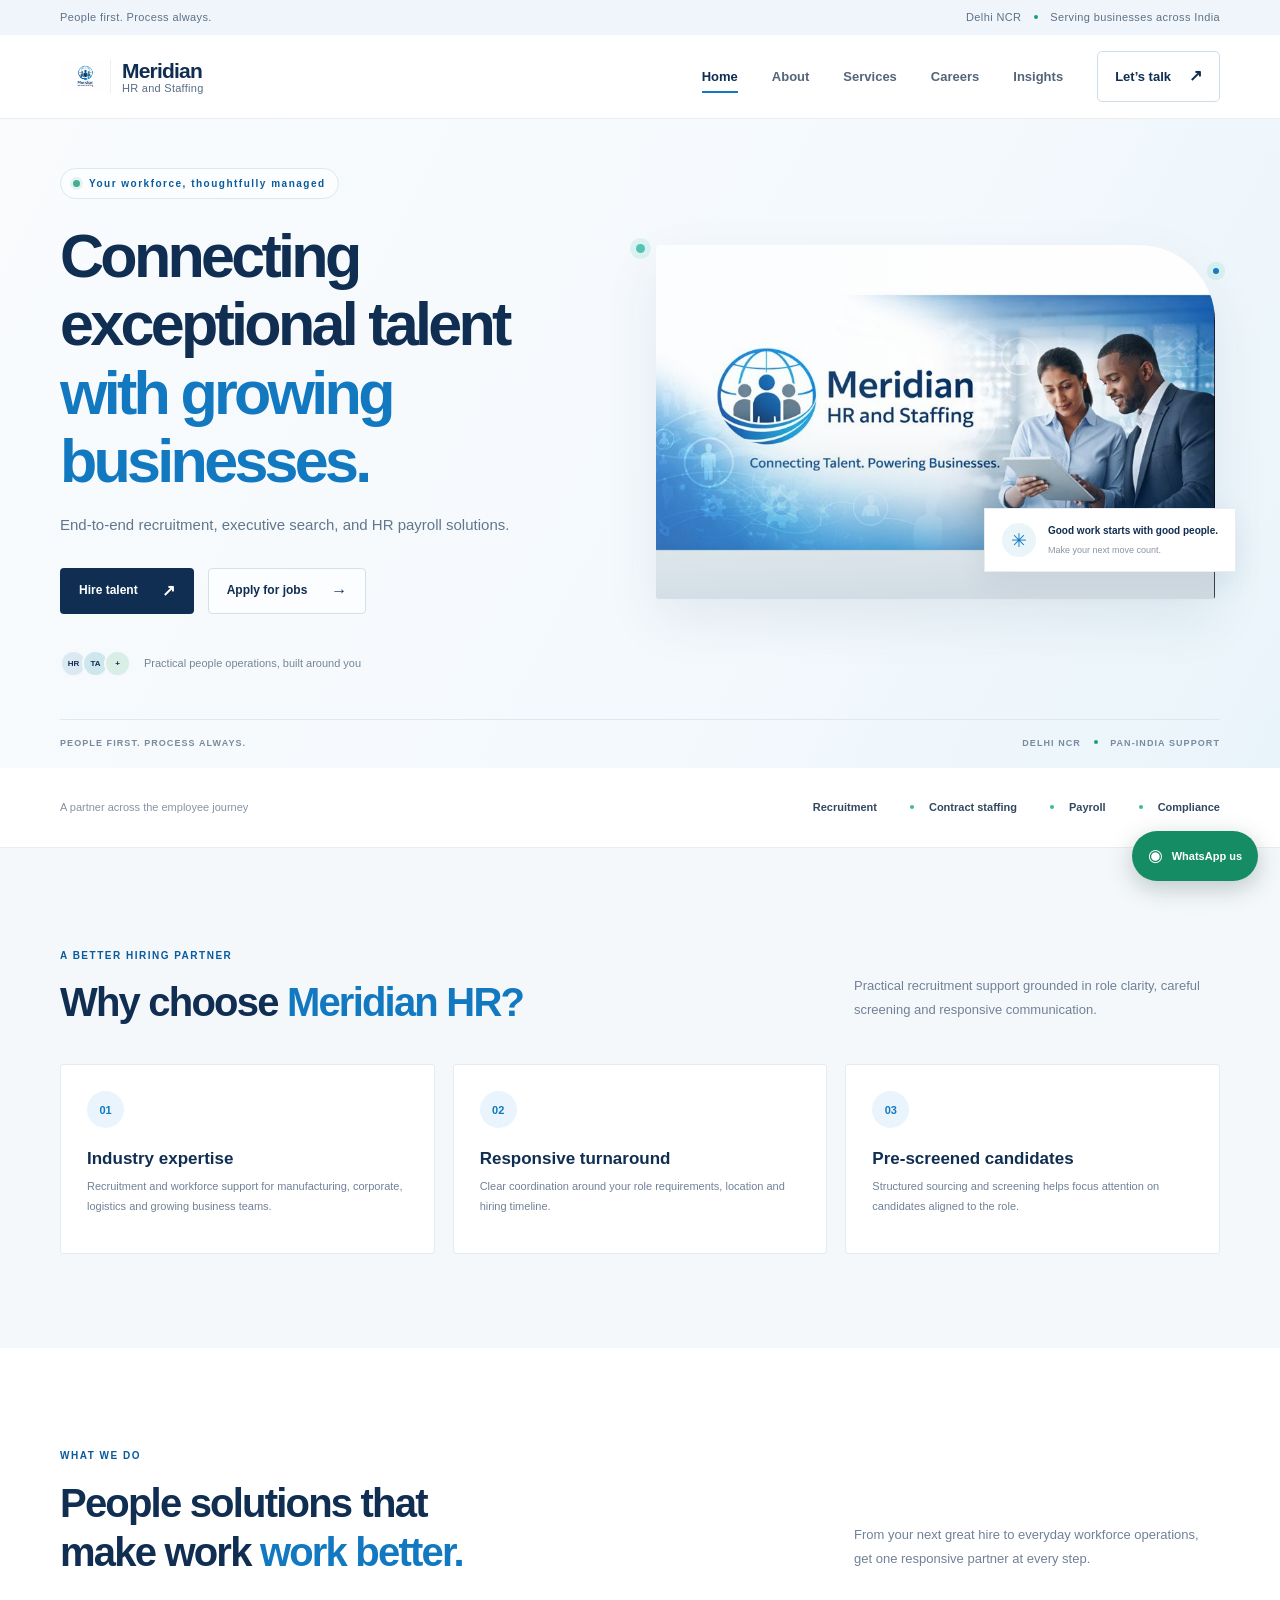
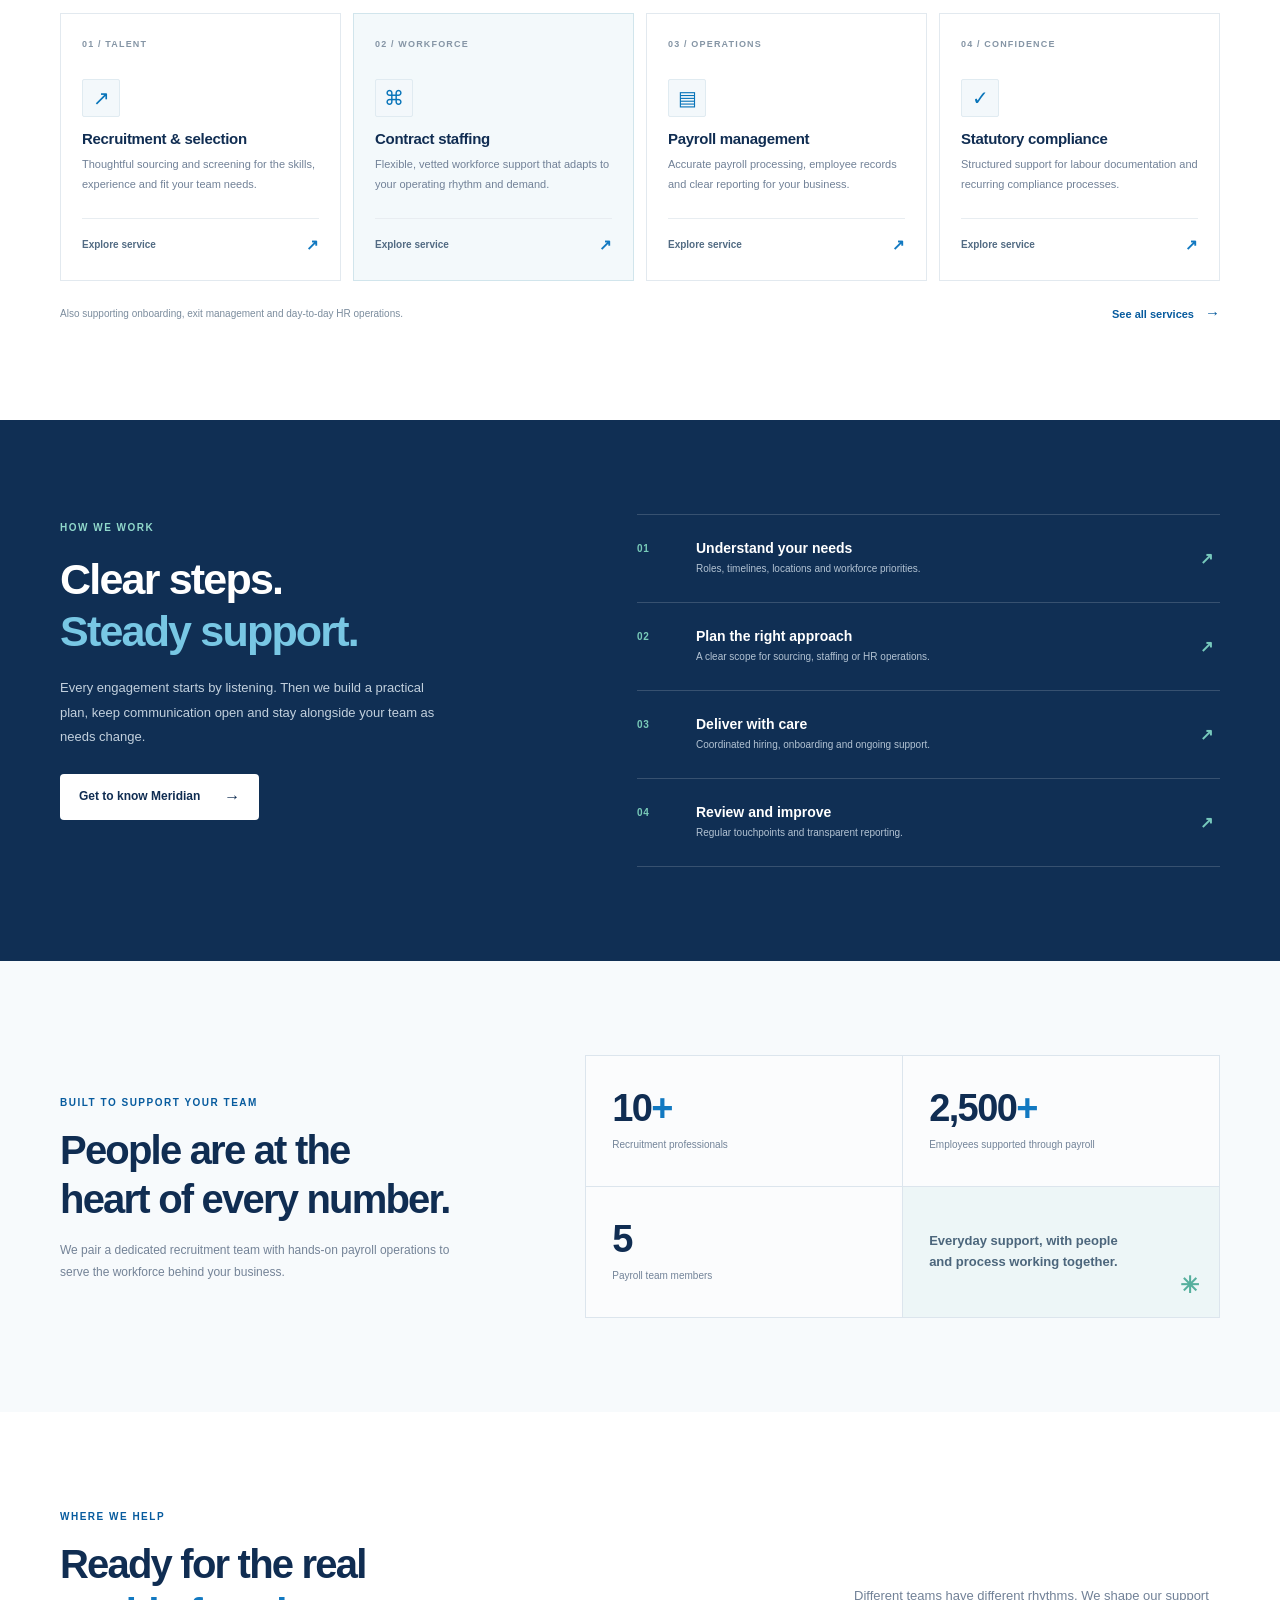
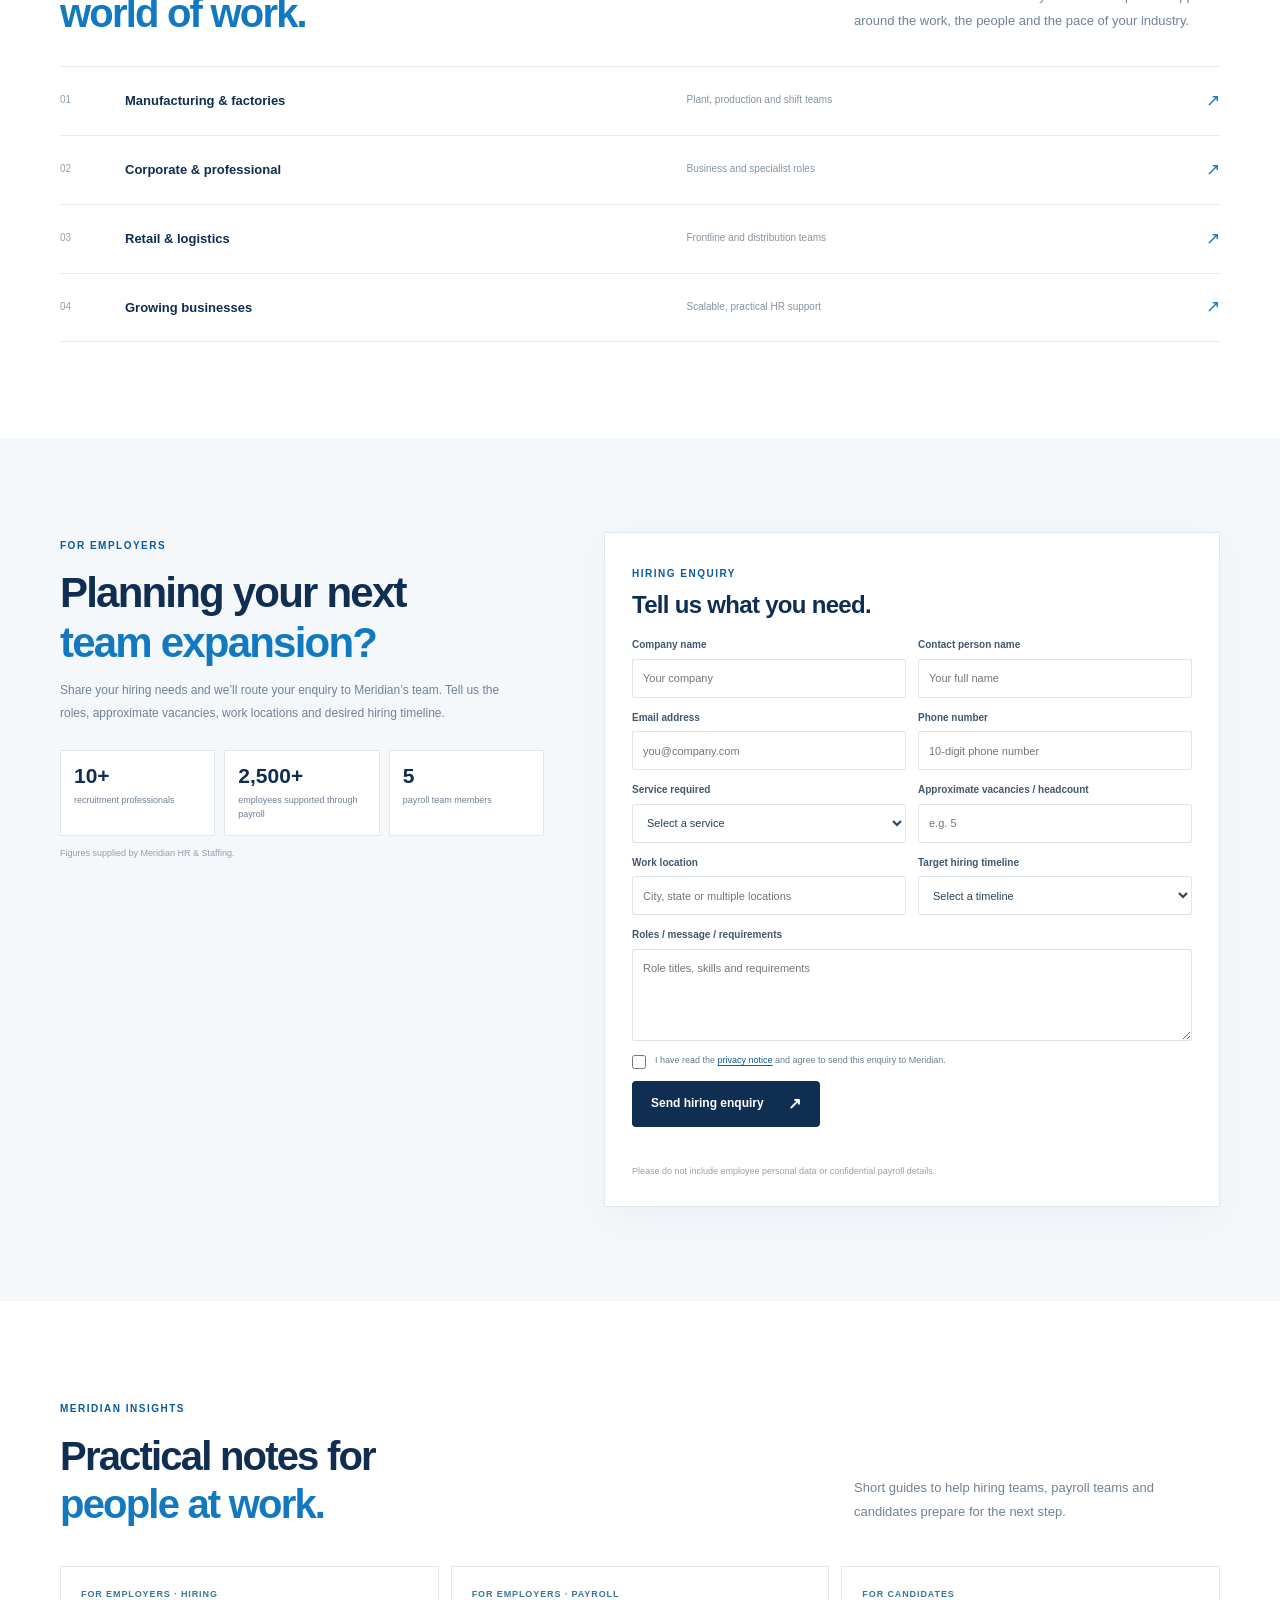
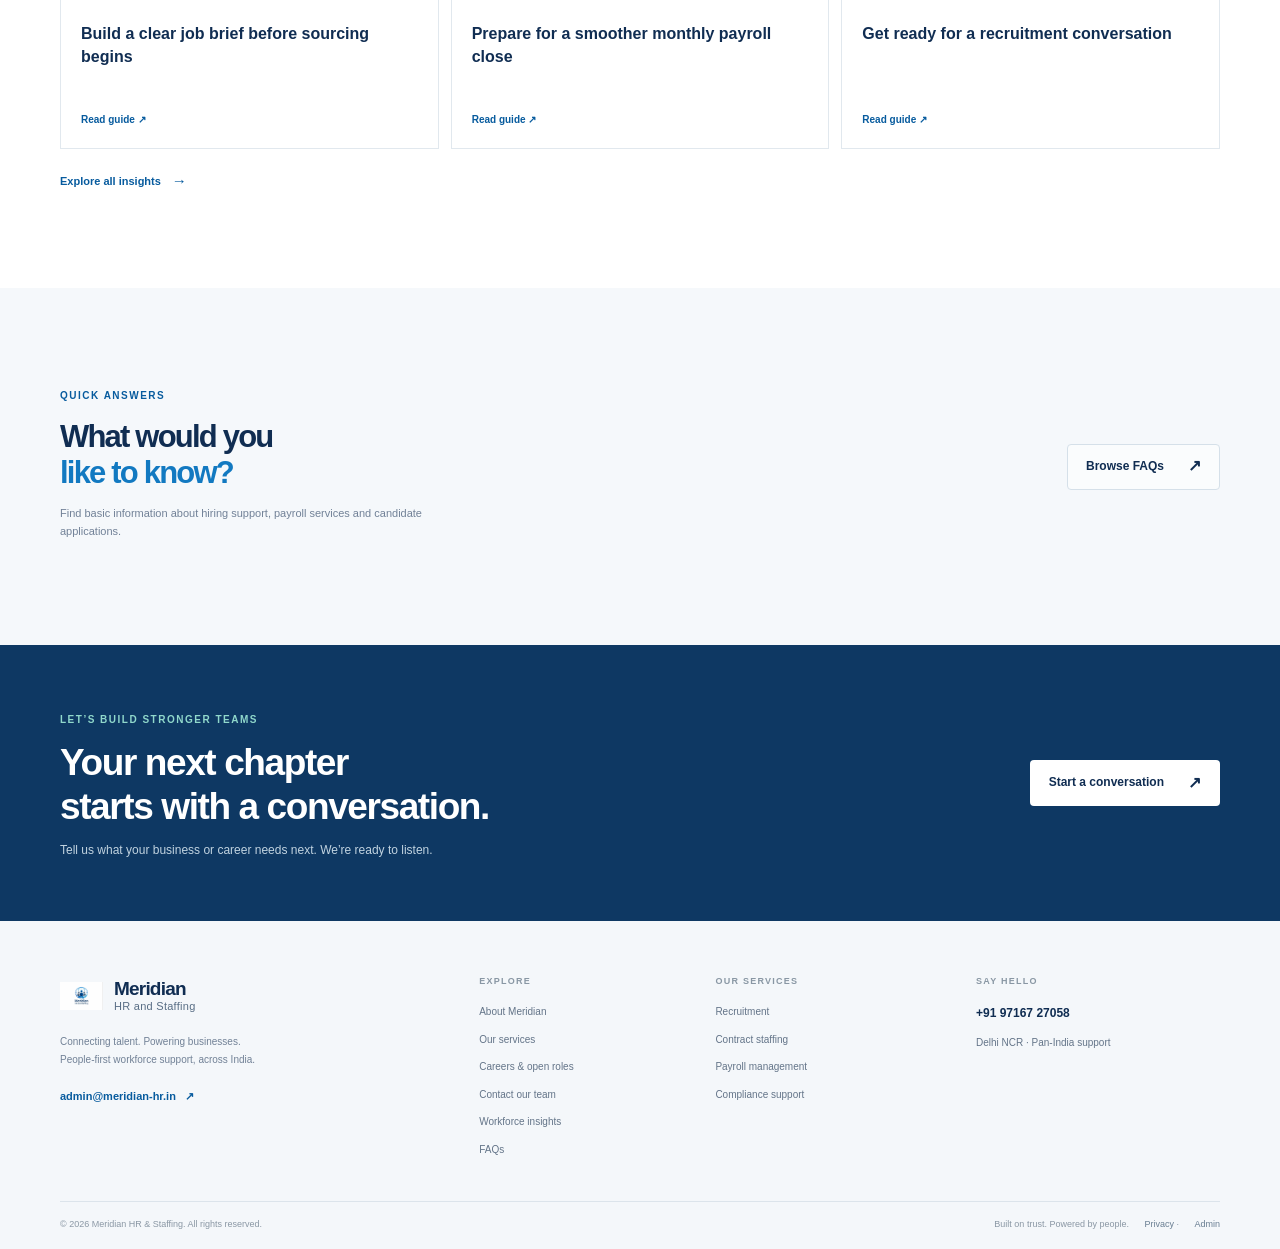
<file: index.html>
<!doctype html>
<html lang="en">
<head>
  <meta charset="utf-8"><meta name="viewport" content="width=device-width, initial-scale=1">
  <meta name="theme-color" content="#f7faff"><meta name="description" content="Meridian HR Services connects top talent with leading companies. Expert recruitment, staffing, and HR compliance solutions for growing businesses.">
  <link rel="canonical" href="https://meridian-hr.in/">
  <meta property="og:type" content="website"><meta property="og:site_name" content="Meridian HR & Staffing"><meta property="og:title" content="Meridian HR Solutions | Recruitment &amp; Payroll Services in India"><meta property="og:description" content="Meridian HR Services connects top talent with leading companies. Expert recruitment, staffing, and HR compliance solutions for growing businesses."><meta property="og:url" content="https://meridian-hr.in/"><meta property="og:image" content="https://meridian-hr.in/assets/cover-page.jpg">
  <meta name="twitter:card" content="summary_large_image"><meta name="twitter:title" content="Meridian HR Solutions | Recruitment &amp; Payroll Services in India"><meta name="twitter:description" content="Meridian HR Services connects top talent with leading companies. Expert recruitment, staffing, and HR compliance solutions for growing businesses."><meta name="twitter:image" content="https://meridian-hr.in/assets/cover-page.jpg">
  <title>Meridian HR Solutions | Recruitment &amp; Payroll Services in India</title><link rel="icon" type="image/png" sizes="192x192" href="/favicon.png"><link rel="stylesheet" href="assets/styles.css?v=20261005c">
  <script type="application/ld+json">{"@context":"https://schema.org","@type":["ProfessionalService","EmploymentAgency"],"name":"Meridian HR & Staffing","url":"https://meridian-hr.in/","logo":"https://meridian-hr.in/assets/logo.jpg","email":"admin@meridian-hr.in","telephone":"+91 97167 27058","areaServed":{"@type":"Country","name":"India"},"description":"Meridian HR Services connects top talent with leading companies. Expert recruitment, staffing, and HR compliance solutions for growing businesses.","serviceType":["Recruitment","Executive search","Contract staffing","Payroll management","HR compliance"]}</script>
</head>
<body><div id="site-header"></div>
<main>
  <section class="hero"><div class="container hero-grid"><div class="hero-copy"><span class="eyebrow"><i></i> Your workforce, thoughtfully managed</span><h1>Connecting exceptional talent<br><span>with growing businesses.</span></h1><p>End-to-end recruitment, executive search, and HR payroll solutions.</p><div class="hero-actions"><a class="button button-primary" href="#client-enquiry-form">Hire talent <span>↗</span></a><a class="button button-quiet" href="jobs.html">Apply for jobs <span>→</span></a></div><div class="hero-proof"><div class="avatar-stack"><span>HR</span><span>TA</span><span>+</span></div><span>Practical people operations, built around you</span></div></div><div class="hero-art"><div class="hero-image"><img src="assets/cover-page.jpg" alt="Meridian HR and Staffing — connecting talent and powering businesses"></div><div class="hero-note"><span class="note-icon">✳</span><span><b>Good work starts with good people.</b><small>Make your next move count.</small></span></div><div class="hero-dot dot-one"></div><div class="hero-dot dot-two"></div></div></div><div class="container hero-bottom"><span>PEOPLE FIRST. PROCESS ALWAYS.</span><span>DELHI NCR <i></i> PAN-INDIA SUPPORT</span></div></section>
  <section class="trust-strip"><div class="container trust-inner"><span class="trust-label">A partner across the employee journey</span><div class="trust-items"><span>Recruitment</span><span>Contract staffing</span><span>Payroll</span><span>Compliance</span></div></div></section>
<section class="section why-meridian-section" aria-labelledby="why-meridian-heading"><div class="container"><div class="section-heading"><div><span class="eyebrow">A BETTER HIRING PARTNER</span><h2 id="why-meridian-heading">Why choose <span>Meridian HR?</span></h2></div><p>Practical recruitment support grounded in role clarity, careful screening and responsive communication.</p></div><div class="why-meridian-grid"><article class="why-meridian-card"><span class="why-meridian-index">01</span><h3>Industry expertise</h3><p>Recruitment and workforce support for manufacturing, corporate, logistics and growing business teams.</p></article><article class="why-meridian-card"><span class="why-meridian-index">02</span><h3>Responsive turnaround</h3><p>Clear coordination around your role requirements, location and hiring timeline.</p></article><article class="why-meridian-card"><span class="why-meridian-index">03</span><h3>Pre-screened candidates</h3><p>Structured sourcing and screening helps focus attention on candidates aligned to the role.</p></article></div></div></section>
  <section class="section section-services"><div class="container"><div class="section-heading"><div><span class="eyebrow">WHAT WE DO</span><h2>People solutions that<br>make work <span>work better.</span></h2></div><p>From your next great hire to everyday workforce operations, get one responsive partner at every step.</p></div><div class="service-grid"><a class="service-card" href="services.html#recruitment"><span class="card-index">01 / TALENT</span><span class="service-icon">↗</span><h3>Recruitment & selection</h3><p>Thoughtful sourcing and screening for the skills, experience and fit your team needs.</p><span class="card-link">Explore service <b>↗</b></span></a><a class="service-card card-highlight" href="services.html#staffing"><span class="card-index">02 / WORKFORCE</span><span class="service-icon">⌘</span><h3>Contract staffing</h3><p>Flexible, vetted workforce support that adapts to your operating rhythm and demand.</p><span class="card-link">Explore service <b>↗</b></span></a><a class="service-card" href="services.html#payroll"><span class="card-index">03 / OPERATIONS</span><span class="service-icon">▤</span><h3>Payroll management</h3><p>Accurate payroll processing, employee records and clear reporting for your business.</p><span class="card-link">Explore service <b>↗</b></span></a><a class="service-card" href="services.html#compliance"><span class="card-index">04 / CONFIDENCE</span><span class="service-icon">✓</span><h3>Statutory compliance</h3><p>Structured support for labour documentation and recurring compliance processes.</p><span class="card-link">Explore service <b>↗</b></span></a></div><div class="services-footer"><span>Also supporting onboarding, exit management and day-to-day HR operations.</span><a class="text-link" href="services.html">See all services <span>→</span></a></div></div></section>
  <section class="section process-section"><div class="container process-layout"><div class="process-intro"><span class="eyebrow eyebrow-light">HOW WE WORK</span><h2>Clear steps.<br><span>Steady support.</span></h2><p>Every engagement starts by listening. Then we build a practical plan, keep communication open and stay alongside your team as needs change.</p><a class="button button-light" href="about.html">Get to know Meridian <span>→</span></a></div><div class="process-list"><div class="process-row"><span>01</span><div><h3>Understand your needs</h3><p>Roles, timelines, locations and workforce priorities.</p></div><b>↗</b></div><div class="process-row"><span>02</span><div><h3>Plan the right approach</h3><p>A clear scope for sourcing, staffing or HR operations.</p></div><b>↗</b></div><div class="process-row"><span>03</span><div><h3>Deliver with care</h3><p>Coordinated hiring, onboarding and ongoing support.</p></div><b>↗</b></div><div class="process-row"><span>04</span><div><h3>Review and improve</h3><p>Regular touchpoints and transparent reporting.</p></div><b>↗</b></div></div></div></section>
  <section class="section stats-section"><div class="container stats-layout"><div><span class="eyebrow">BUILT TO SUPPORT YOUR TEAM</span><h2>People are at the<br>heart of every number.</h2><p>We pair a dedicated recruitment team with hands-on payroll operations to serve the workforce behind your business.</p></div><div class="stats-grid"><div class="stat-box"><strong>10<span>+</span></strong><span>Recruitment professionals</span></div><div class="stat-box"><strong>2,500<span>+</span></strong><span>Employees supported through payroll</span></div><div class="stat-box"><strong>5</strong><span>Payroll team members</span></div><div class="stat-box stat-caption"><span>Everyday support, with people and process working together.</span><b>✳</b></div></div></div></section>
  <section class="section industries-section"><div class="container"><div class="section-heading"><div><span class="eyebrow">WHERE WE HELP</span><h2>Ready for the real<br><span>world of work.</span></h2></div><p>Different teams have different rhythms. We shape our support around the work, the people and the pace of your industry.</p></div><div class="industry-row"><span>01</span><b>Manufacturing & factories</b><span class="industry-desc">Plant, production and shift teams</span><span class="industry-arrow">↗</span></div><div class="industry-row"><span>02</span><b>Corporate & professional</b><span class="industry-desc">Business and specialist roles</span><span class="industry-arrow">↗</span></div><div class="industry-row"><span>03</span><b>Retail & logistics</b><span class="industry-desc">Frontline and distribution teams</span><span class="industry-arrow">↗</span></div><div class="industry-row"><span>04</span><b>Growing businesses</b><span class="industry-desc">Scalable, practical HR support</span><span class="industry-arrow">↗</span></div></div></section>

  <section class="section client-enquiry-section"><div class="container client-enquiry-layout"><div class="client-enquiry-copy"><span class="eyebrow">FOR EMPLOYERS</span><h2>Planning your next<br><span>team expansion?</span></h2><p>Share your hiring needs and we’ll route your enquiry to Meridian’s team. Tell us the roles, approximate vacancies, work locations and desired hiring timeline.</p><div class="client-proof"><div><b>10+</b><span>recruitment professionals</span></div><div><b>2,500+</b><span>employees supported through payroll</span></div><div><b>5</b><span>payroll team members</span></div></div><p class="client-small">Figures supplied by Meridian HR & Staffing.</p></div><div class="enquiry-form-card"><span class="eyebrow">HIRING ENQUIRY</span><h2>Tell us what you need.</h2><form id="client-enquiry-form" action="https://formspree.io/f/xrpbneba" method="POST">
            <label>Company name<input name="company_name" required maxlength="150" autocomplete="organization" placeholder="Your company"></label>
            <label>Contact person name<input name="contact_name" required maxlength="100" autocomplete="name" placeholder="Your full name"></label>
            <label>Email address<input name="email" required type="email" maxlength="150" autocomplete="email" placeholder="you@company.com"></label>
            <label>Phone number<input name="phone" type="tel" required inputmode="numeric" pattern="[0-9]{10}" minlength="10" maxlength="10" title="Enter exactly 10 digits." autocomplete="tel" placeholder="10-digit phone number"></label>
            <label>Service required<select name="service_required" required><option value="" disabled selected>Select a service</option><option>Permanent Staffing</option><option>Executive Search</option><option>Payroll Management</option><option>Contract Staffing</option></select></label>
            <label>Approximate vacancies / headcount<input name="vacancies" type="number" min="1" max="100000" step="1" required placeholder="e.g. 5"></label>
            <label>Work location<input name="work_location" required maxlength="150" placeholder="City, state or multiple locations"></label>
            <label>Target hiring timeline<select name="hiring_timeline" required><option value="" disabled selected>Select a timeline</option><option>As soon as possible</option><option>Within 1 month</option><option>Within 1–3 months</option><option>Planning / exploring</option></select></label>
            <label>Roles / message / requirements<textarea name="message" required rows="4" maxlength="2000" placeholder="Role titles, skills and requirements"></textarea></label>
            <label class="consent-check"><input type="checkbox" name="privacy" required><span>I have read the <a href="privacy.html">privacy notice</a> and agree to send this enquiry to Meridian.</span></label>
            <button class="button button-primary" type="submit">Send hiring enquiry <span>↗</span></button>
            <p id="client-enquiry-status" class="form-privacy form-status" role="status" aria-live="polite"></p>
            <p class="form-privacy">Please do not include employee personal data or confidential payroll details.</p>
          </form></div></div></section>
  <section class="section home-insights-section"><div class="container"><div class="section-heading"><div><span class="eyebrow">MERIDIAN INSIGHTS</span><h2>Practical notes for<br><span>people at work.</span></h2></div><p>Short guides to help hiring teams, payroll teams and candidates prepare for the next step.</p></div><div class="home-insights-grid"><a class="home-insight" href="hiring-ready-job-brief.html"><span>FOR EMPLOYERS · HIRING</span><h3>Build a clear job brief before sourcing begins</h3><b>Read guide ↗</b></a><a class="home-insight" href="monthly-payroll-checklist.html"><span>FOR EMPLOYERS · PAYROLL</span><h3>Prepare for a smoother monthly payroll close</h3><b>Read guide ↗</b></a><a class="home-insight" href="candidate-hiring-process.html"><span>FOR CANDIDATES</span><h3>Get ready for a recruitment conversation</h3><b>Read guide ↗</b></a></div><a class="text-link home-insights-link" href="insights.html">Explore all insights <span>→</span></a></div></section>
  <section class="section home-faq-section"><div class="container home-faq-inner"><div><span class="eyebrow">QUICK ANSWERS</span><h2>What would you<br><span>like to know?</span></h2><p>Find basic information about hiring support, payroll services and candidate applications.</p></div><a class="button button-quiet" href="faq.html">Browse FAQs <span>↗</span></a></div></section>
  <section class="cta-section"><div class="container cta-inner"><div><span class="eyebrow eyebrow-light">LET’S BUILD STRONGER TEAMS</span><h2>Your next chapter<br>starts with a conversation.</h2><p>Tell us what your business or career needs next. We’re ready to listen.</p></div><a class="button button-light" href="contact.html">Start a conversation <span>↗</span></a></div></section>
</main><div id="site-footer"></div><script src="assets/site.js?v=20261005"></script><script src="assets/enquiry.js?v=20261005b"></script></body></html>
</file>
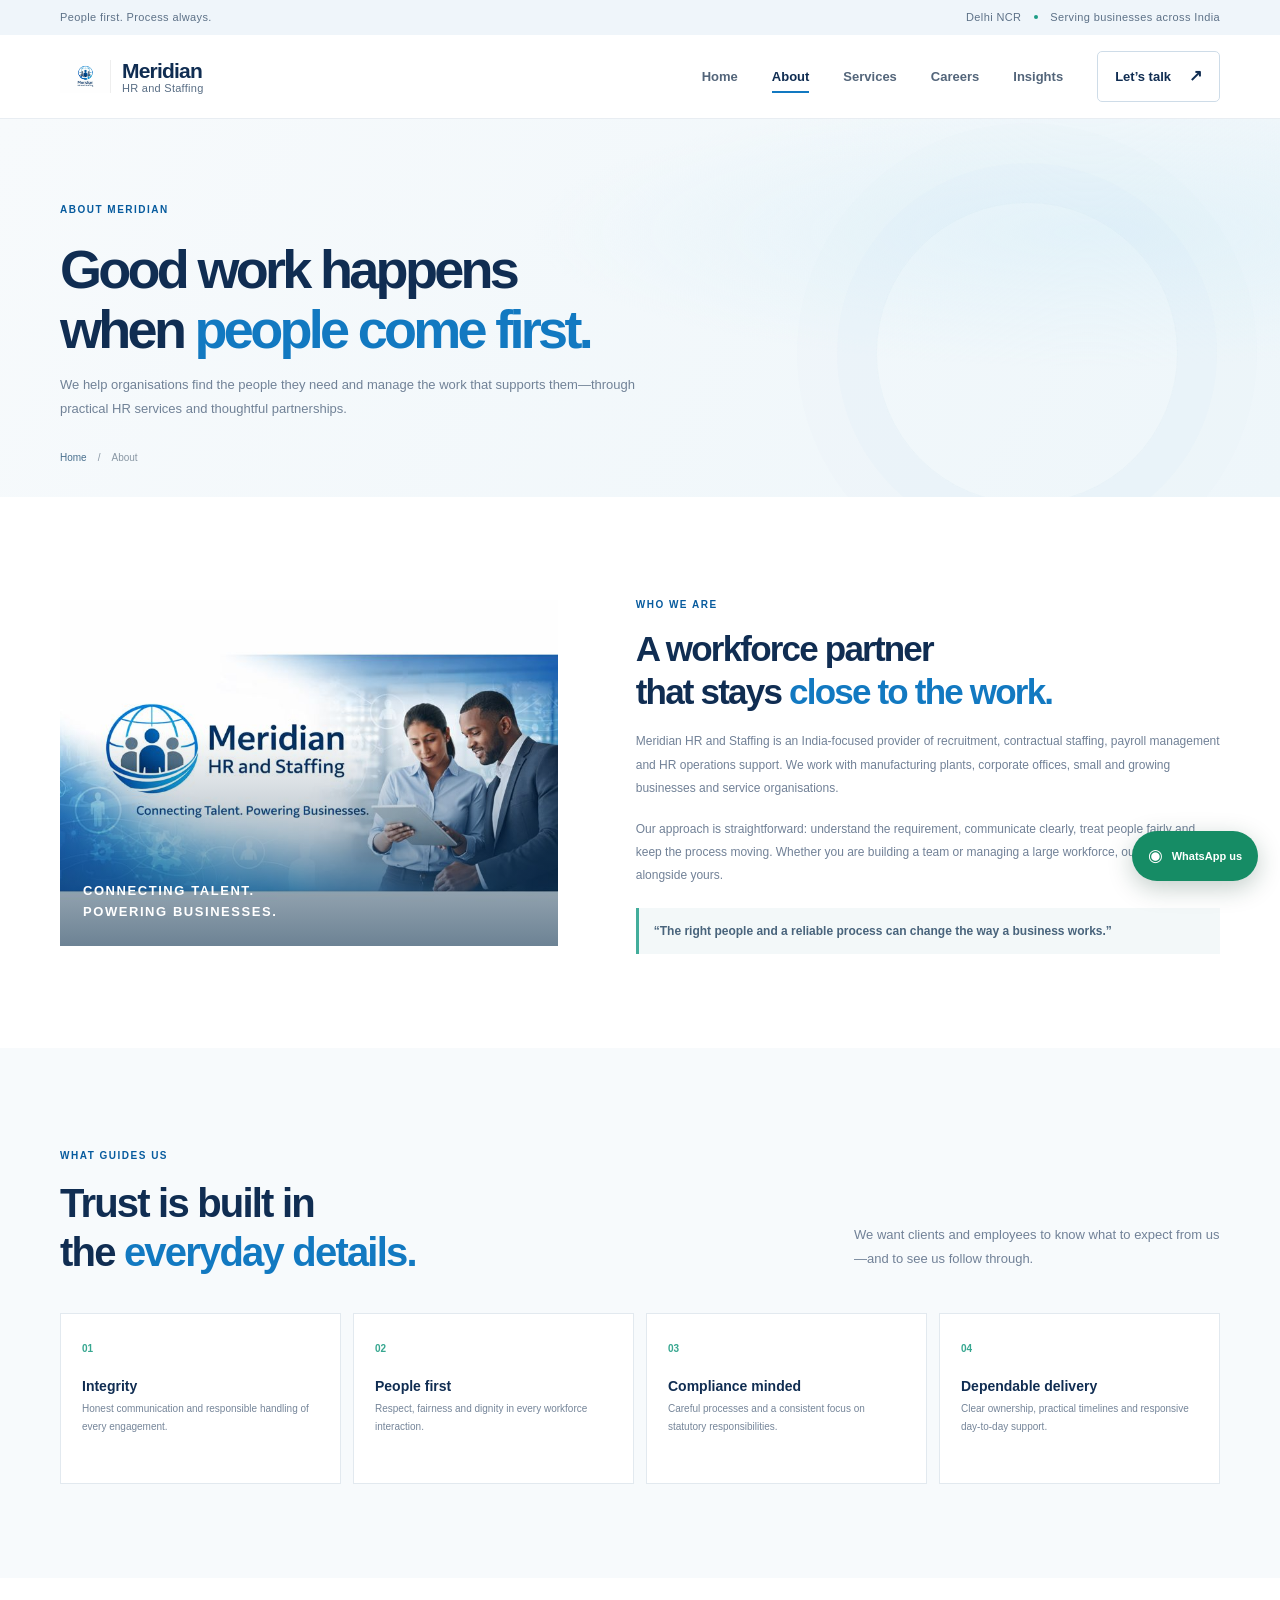
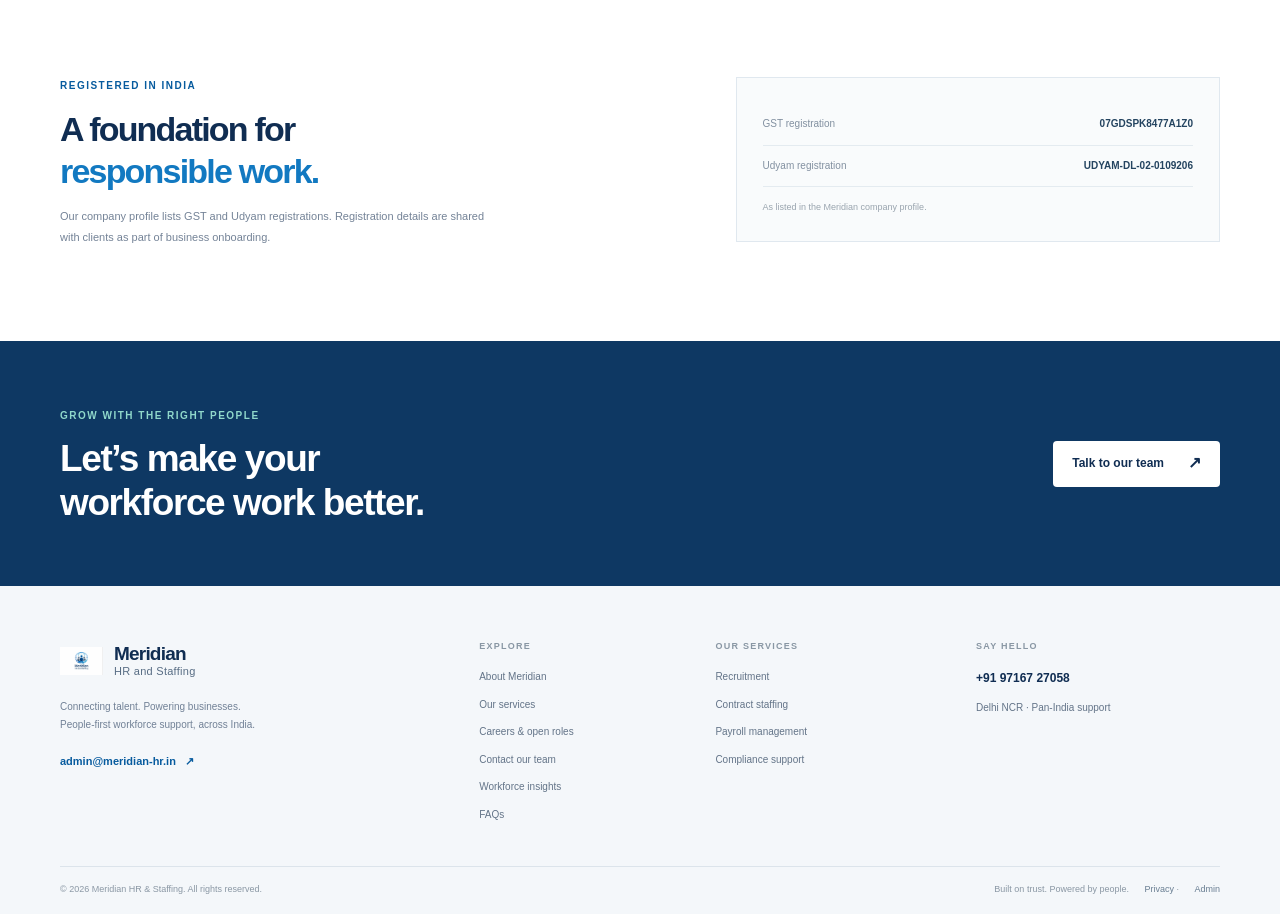
<file: about.html>
<!doctype html><html lang="en"><head><meta charset="utf-8"><meta name="viewport" content="width=device-width, initial-scale=1"><meta name="description" content="Meet Meridian HR & Staffing, a people-first partner for recruitment, staffing and workforce operations across India."><link rel="canonical" href="https://meridian-hr.in/about.html"><title>About Meridian | Meridian HR & Staffing</title><link rel="icon" href="assets/logo.jpg"><link rel="stylesheet" href="assets/styles.css"></head><body><div id="site-header"></div><main><section class="page-hero"><div class="container"><span class="eyebrow">ABOUT MERIDIAN</span><h1>Good work happens<br>when <span>people come first.</span></h1><p>We help organisations find the people they need and manage the work that supports them—through practical HR services and thoughtful partnerships.</p><div class="breadcrumb"><a href="index.html">Home</a><span>/</span><span>About</span></div></div></section><section class="section"><div class="container about-split"><div class="about-image"><img src="assets/cover-page.jpg" alt="Meridian HR and Staffing team connecting talent and business"><span>CONNECTING TALENT.<br>POWERING BUSINESSES.</span></div><div class="about-copy"><span class="eyebrow">WHO WE ARE</span><h2>A workforce partner<br>that stays <span>close to the work.</span></h2><p>Meridian HR and Staffing is an India-focused provider of recruitment, contractual staffing, payroll management and HR operations support. We work with manufacturing plants, corporate offices, small and growing businesses and service organisations.</p><p>Our approach is straightforward: understand the requirement, communicate clearly, treat people fairly and keep the process moving. Whether you are building a team or managing a large workforce, our people work alongside yours.</p><div class="about-quote">“The right people and a reliable process can change the way a business works.”</div></div></div></section><section class="section values-section"><div class="container"><div class="section-heading"><div><span class="eyebrow">WHAT GUIDES US</span><h2>Trust is built in<br>the <span>everyday details.</span></h2></div><p>We want clients and employees to know what to expect from us—and to see us follow through.</p></div><div class="value-grid"><div class="value-card"><span>01</span><h3>Integrity</h3><p>Honest communication and responsible handling of every engagement.</p></div><div class="value-card"><span>02</span><h3>People first</h3><p>Respect, fairness and dignity in every workforce interaction.</p></div><div class="value-card"><span>03</span><h3>Compliance minded</h3><p>Careful processes and a consistent focus on statutory responsibilities.</p></div><div class="value-card"><span>04</span><h3>Dependable delivery</h3><p>Clear ownership, practical timelines and responsive day-to-day support.</p></div></div></div></section><section class="section credentials-section"><div class="container credentials-inner"><div><span class="eyebrow">REGISTERED IN INDIA</span><h2>A foundation for<br><span>responsible work.</span></h2><p>Our company profile lists GST and Udyam registrations. Registration details are shared with clients as part of business onboarding.</p></div><div class="credential-card"><div><span>GST registration</span><b>07GDSPK8477A1Z0</b></div><div><span>Udyam registration</span><b>UDYAM-DL-02-0109206</b></div><small>As listed in the Meridian company profile.</small></div></div></section><section class="cta-section"><div class="container cta-inner"><div><span class="eyebrow eyebrow-light">GROW WITH THE RIGHT PEOPLE</span><h2>Let’s make your<br>workforce work better.</h2></div><a class="button button-light" href="contact.html">Talk to our team <span>↗</span></a></div></section></main><div id="site-footer"></div><script src="assets/site.js"></script></body></html>
</file>
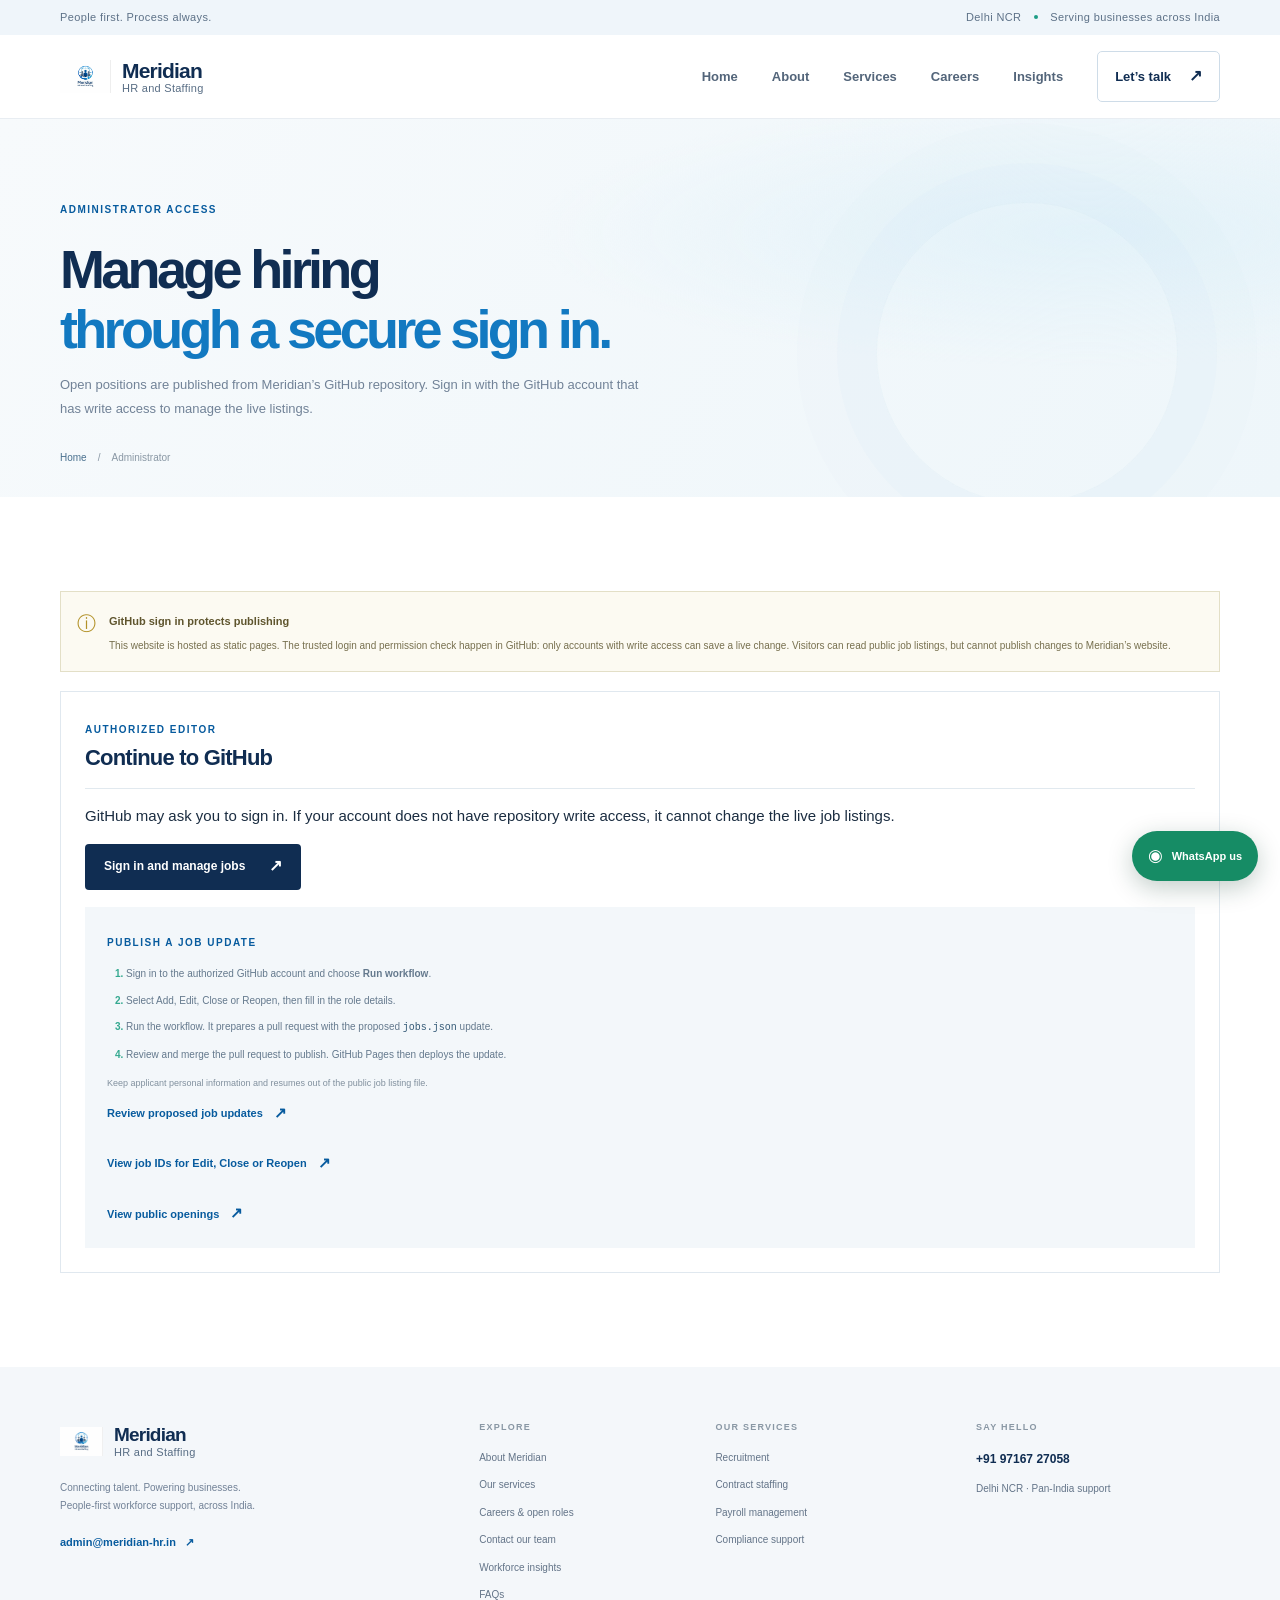
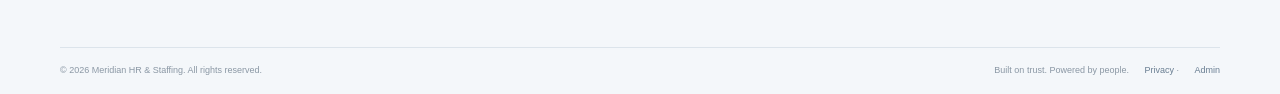
<file: admin.html>
<!doctype html>
<html lang="en">
<head>
  <meta charset="utf-8">
  <meta name="viewport" content="width=device-width, initial-scale=1">
  <meta name="robots" content="noindex,nofollow">
  <meta name="description" content="Authorized hiring updates for Meridian HR & Staffing.">
  <title>Admin sign in | Meridian HR & Staffing</title>
  <link rel="icon" href="assets/logo.jpg">
  <link rel="stylesheet" href="assets/styles.css">
</head>
<body>
  <div id="site-header"></div>
  <main>
    <section class="page-hero admin-hero">
      <div class="container">
        <span class="eyebrow">ADMINISTRATOR ACCESS</span>
        <h1>Manage hiring<br><span>through a secure sign in.</span></h1>
          <p>Open positions are published from Meridian’s GitHub repository. Sign in with the GitHub account that has write access to manage the live listings.</p>
        <div class="breadcrumb"><a href="index.html">Home</a><span>/</span><span>Administrator</span></div>
      </div>
    </section>
    <section class="section admin-section">
      <div class="container admin-layout">
        <div class="admin-warning">
          <span>ⓘ</span>
          <div>
            <b>GitHub sign in protects publishing</b>
            <p>This website is hosted as static pages. The trusted login and permission check happen in GitHub: only accounts with write access can save a live change. Visitors can read public job listings, but cannot publish changes to Meridian’s website.</p>
          </div>
        </div>
        <div class="admin-panel">
          <div class="admin-panel-head">
            <div><span class="eyebrow">AUTHORIZED EDITOR</span><h2>Continue to GitHub</h2></div>
          </div>
          <p class="admin-intro">GitHub may ask you to sign in. If your account does not have repository write access, it cannot change the live job listings.</p>
          <a class="button button-primary" href="https://github.com/ak234184-eng/meridian-hr-website/actions/workflows/manage-jobs.yml" rel="noopener">Sign in and manage jobs <span>↗</span></a>
          <div class="admin-help">
            <span class="eyebrow">PUBLISH A JOB UPDATE</span>
            <ol>
              <li>Sign in to the authorized GitHub account and choose <b>Run workflow</b>.</li>
              <li>Select Add, Edit, Close or Reopen, then fill in the role details.</li>
              <li>Run the workflow. It prepares a pull request with the proposed <code>jobs.json</code> update.</li>
              <li>Review and merge the pull request to publish. GitHub Pages then deploys the update.</li>
            </ol>
            <p>Keep applicant personal information and resumes out of the public job listing file.</p>
            <a class="text-link" href="https://github.com/ak234184-eng/meridian-hr-website/pulls" rel="noopener">Review proposed job updates <span>↗</span></a>
            <br><br>
            <a class="text-link" href="https://github.com/ak234184-eng/meridian-hr-website/blob/main/jobs.json" rel="noopener">View job IDs for Edit, Close or Reopen <span>↗</span></a>
            <br><br>
            <a class="text-link" href="jobs.html">View public openings <span>↗</span></a>
          </div>
        </div>
      </div>
    </section>
  </main>
  <div id="site-footer"></div>
  <script src="assets/site.js"></script>
</body>
</html>
</file>
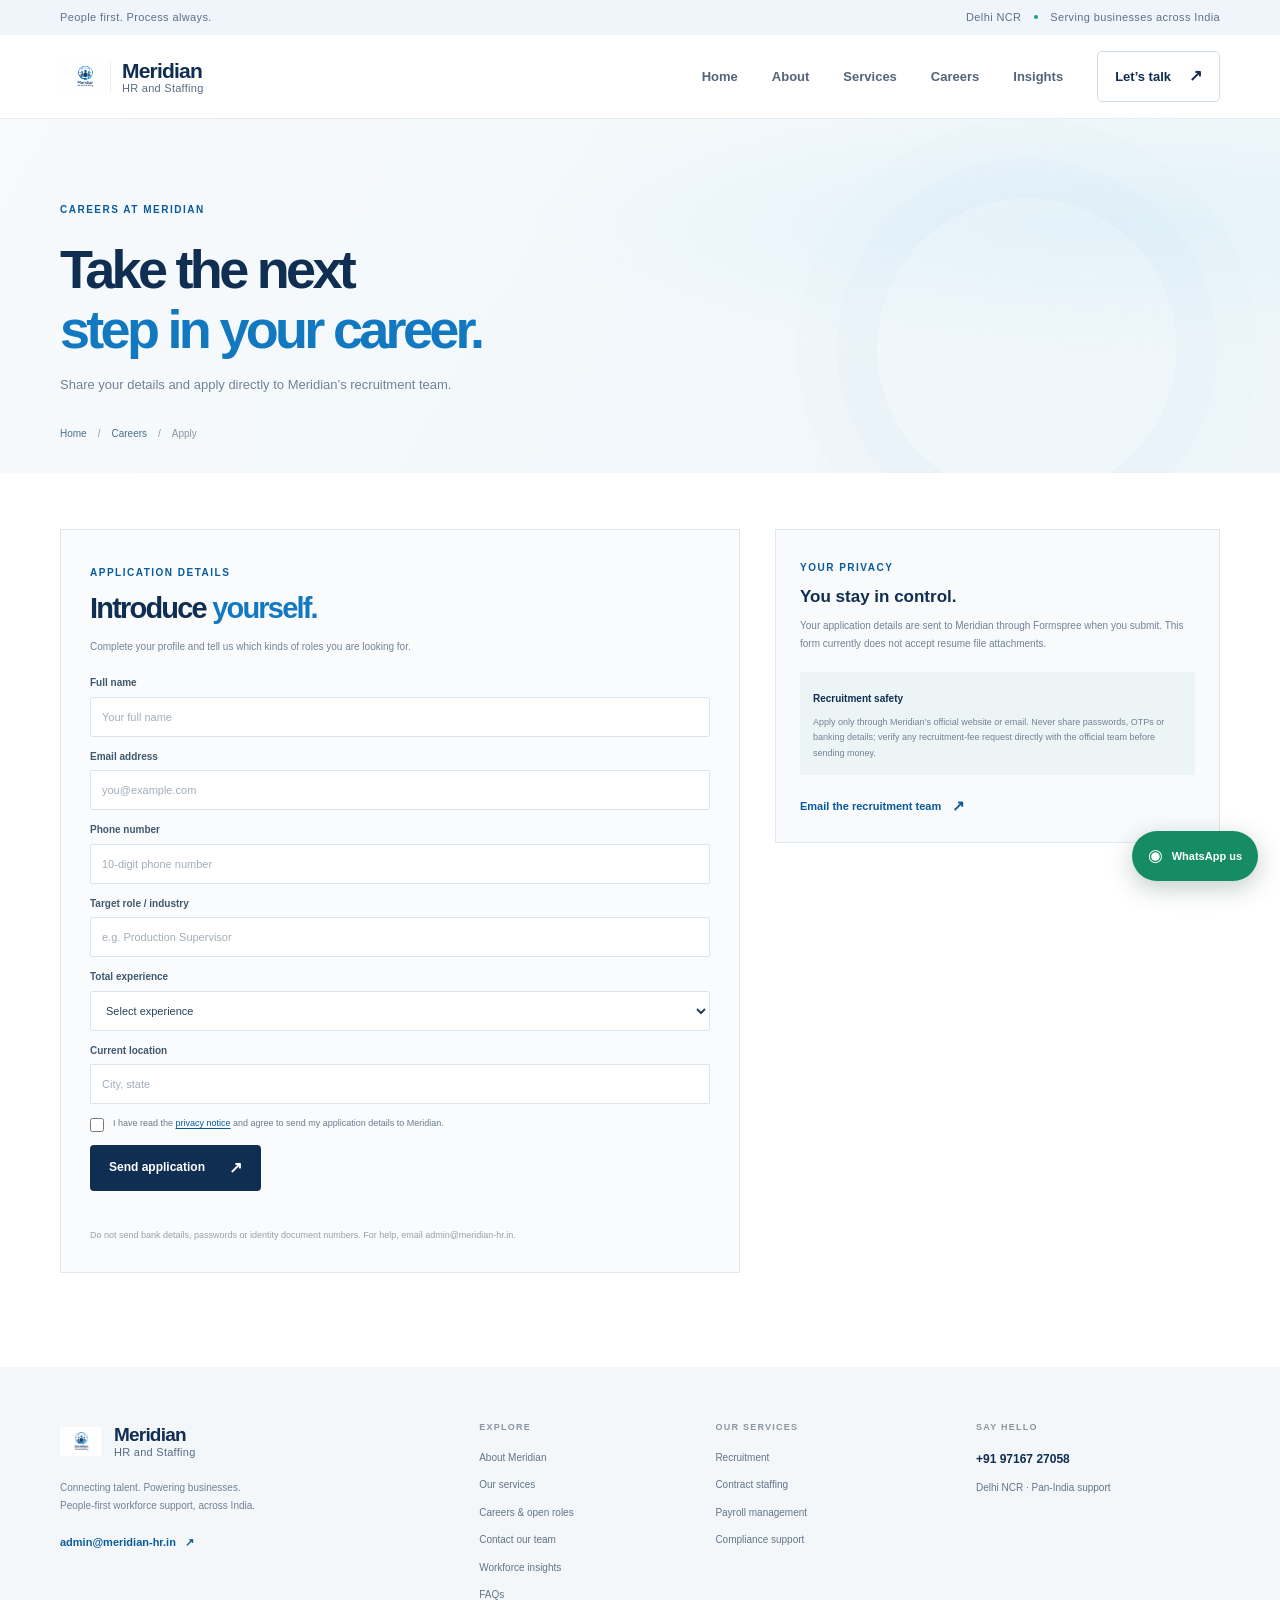
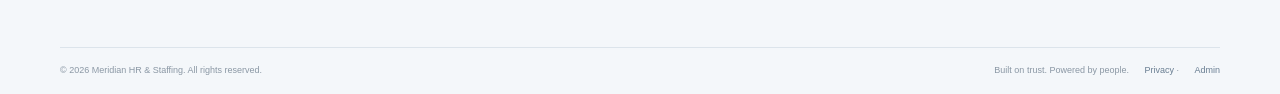
<file: apply.html>
<!doctype html>
<html lang="en">
<head>
  <meta charset="utf-8">
  <meta name="viewport" content="width=device-width, initial-scale=1">
  <meta name="description" content="Apply for an open role with Meridian HR & Staffing."><link rel="canonical" href="https://meridian-hr.in/apply.html">
  <title>Apply for a Role | Meridian HR & Staffing</title>
  <link rel="icon" type="image/png" sizes="192x192" href="/favicon.png">
  <link rel="stylesheet" href="assets/styles.css?v=20261005b">
</head>
<body>
  <div id="site-header"></div>
  <main>
    <section class="page-hero">
      <div class="container">
        <span class="eyebrow">CAREERS AT MERIDIAN</span>
        <h1>Take the next<br><span>step in your career.</span></h1>
        <p>Share your details and apply directly to Meridian’s recruitment team.</p>
        <div class="breadcrumb"><a href="index.html">Home</a><span>/</span><a href="jobs.html">Careers</a><span>/</span><span>Apply</span></div>
      </div>
    </section>
    <section class="section contact-section">
      <div class="container apply-layout">
        <div class="contact-form-wrap apply-form-wrap">
          <span class="eyebrow">APPLICATION DETAILS</span>
          <h2>Introduce <span>yourself.</span></h2>
          <p>Complete your profile and tell us which kinds of roles you are looking for.</p>
<form id="application-form" action="https://formspree.io/f/xrpbneba" method="POST" novalidate>
            <label>Full name<input name="name" required autocomplete="name" maxlength="100" placeholder="Your full name"></label>
            <label>Email address<input name="email" type="email" required autocomplete="email" maxlength="150" placeholder="you@example.com"></label>
            <label>Phone number<input name="phone" type="tel" required inputmode="numeric" pattern="[0-9]{10}" minlength="10" maxlength="10" title="Enter exactly 10 digits." autocomplete="tel" placeholder="10-digit phone number"></label>
            <label>Target role / industry<input id="target-role" name="target_role" required maxlength="150" placeholder="e.g. Production Supervisor"></label>
            <label>Total experience<select name="experience" required><option value="" disabled selected>Select experience</option><option>Fresher</option><option>1–3 years</option><option>3–5 years</option><option>5+ years</option></select></label>
            <label>Current location<input name="location" required autocomplete="address-level2" maxlength="120" placeholder="City, state"></label>
            <label class="consent-check"><input type="checkbox" name="privacy" required><span>I have read the <a href="privacy.html">privacy notice</a> and agree to send my application details to Meridian.</span></label>
            <button class="button button-primary" type="submit">Send application <span>↗</span></button>
            <p id="application-status" class="form-privacy form-status" role="status" aria-live="polite"></p>
            <p class="form-privacy">Do not send bank details, passwords or identity document numbers. For help, email admin@meridian-hr.in.</p>
          </form>
        </div>
        <aside class="apply-aside"><span class="eyebrow">YOUR PRIVACY</span><h3>You stay in control.</h3><p>Your application details are sent to Meridian through Formspree when you submit. This form currently does not accept resume file attachments.</p><div class="privacy-note"><b>Recruitment safety</b><p>Apply only through Meridian’s official website or email. Never share passwords, OTPs or banking details; verify any recruitment-fee request directly with the official team before sending money.</p></div><a class="text-link" href="mailto:admin@meridian-hr.in?subject=Careers%20at%20Meridian">Email the recruitment team <span>↗</span></a></aside>
      </div>
    </section>
  </main>
  <div id="site-footer"></div>
  <script src="assets/site.js"></script>
  <script src="assets/apply.js?v=20261005d"></script>
</body>
</html>
</file>
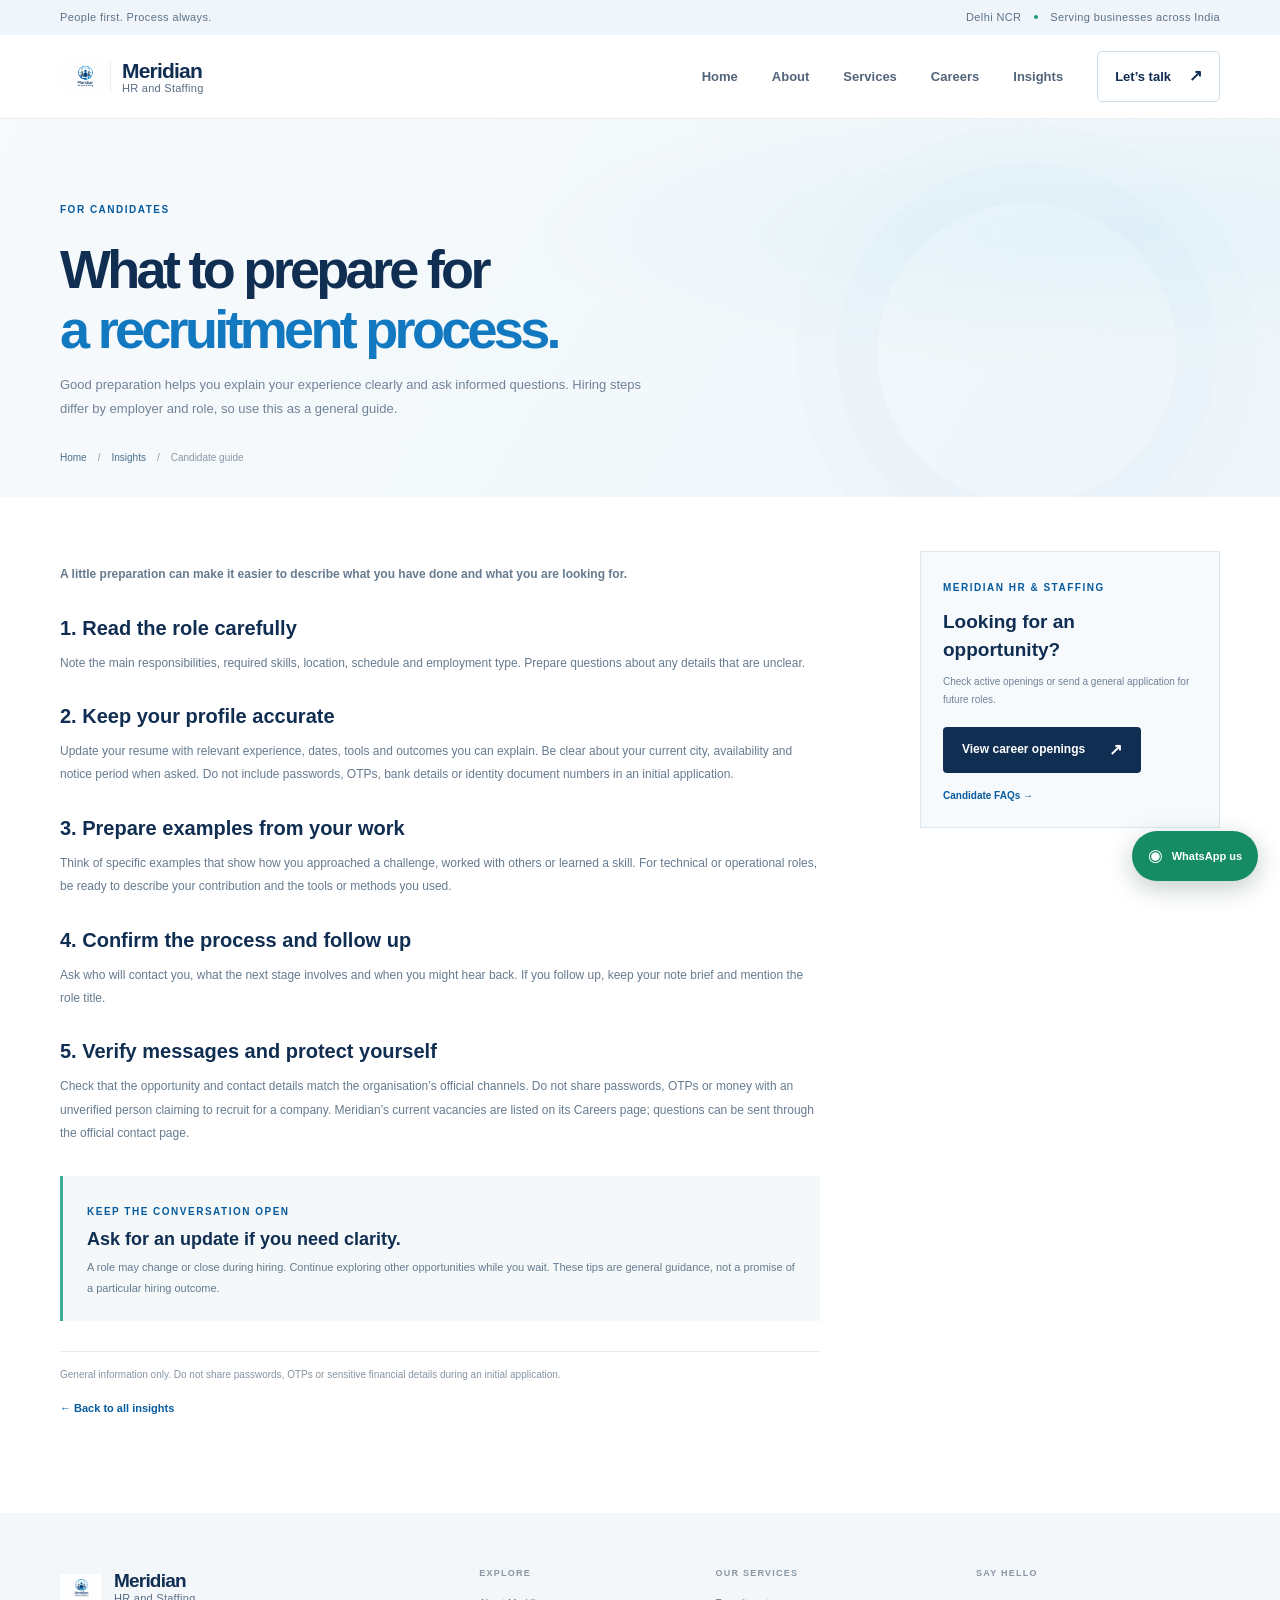
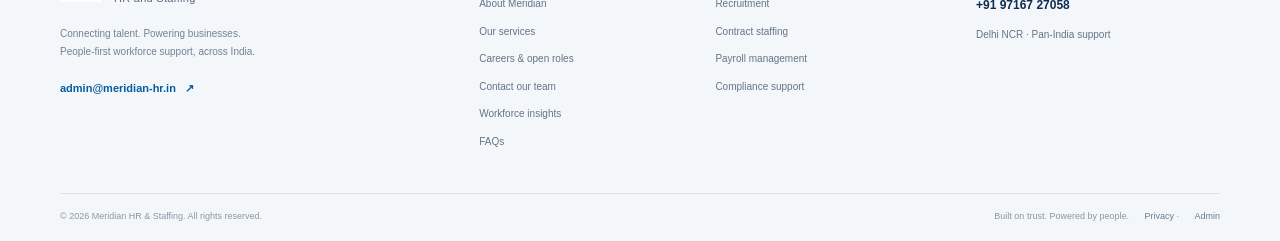
<file: candidate-hiring-process.html>
<!doctype html>
<html lang="en"><head><meta charset="utf-8"><meta name="viewport" content="width=device-width, initial-scale=1"><meta name="description" content="Practical preparation tips for candidates getting ready for a recruitment process."><link rel="canonical" href="https://meridian-hr.in/candidate-hiring-process.html"><meta property="og:type" content="article"><meta property="og:title" content="What to prepare for a recruitment process | Meridian HR & Staffing"><meta property="og:description" content="How candidates can keep their profile clear, prepare examples and verify hiring communication."><meta property="article:published_time" content="2026-10-05"><title>What to prepare for a recruitment process | Meridian HR & Staffing</title><link rel="icon" href="assets/logo.jpg"><link rel="stylesheet" href="assets/styles.css"><script type="application/ld+json">{"@context":"https://schema.org","@type":"BlogPosting","headline":"What to prepare for a recruitment process","datePublished":"2026-10-05","dateModified":"2026-10-05","author":{"@type":"Organization","name":"Meridian HR & Staffing"},"publisher":{"@type":"Organization","name":"Meridian HR & Staffing","logo":{"@type":"ImageObject","url":"https://meridian-hr.in/assets/logo.jpg"}},"mainEntityOfPage":"https://meridian-hr.in/candidate-hiring-process.html"}</script></head><body><div id="site-header"></div><main><article>
<section class="page-hero"><div class="container"><span class="eyebrow">FOR CANDIDATES</span><h1>What to prepare for<br><span>a recruitment process.</span></h1><p>Good preparation helps you explain your experience clearly and ask informed questions. Hiring steps differ by employer and role, so use this as a general guide.</p><div class="breadcrumb"><a href="index.html">Home</a><span>/</span><a href="insights.html">Insights</a><span>/</span><span>Candidate guide</span></div></div></section>
<section class="section article-section"><div class="container article-layout"><div class="article-copy"><p class="article-lead">A little preparation can make it easier to describe what you have done and what you are looking for.</p>
<h2>1. Read the role carefully</h2><p>Note the main responsibilities, required skills, location, schedule and employment type. Prepare questions about any details that are unclear.</p>
<h2>2. Keep your profile accurate</h2><p>Update your resume with relevant experience, dates, tools and outcomes you can explain. Be clear about your current city, availability and notice period when asked. Do not include passwords, OTPs, bank details or identity document numbers in an initial application.</p>
<h2>3. Prepare examples from your work</h2><p>Think of specific examples that show how you approached a challenge, worked with others or learned a skill. For technical or operational roles, be ready to describe your contribution and the tools or methods you used.</p>
<h2>4. Confirm the process and follow up</h2><p>Ask who will contact you, what the next stage involves and when you might hear back. If you follow up, keep your note brief and mention the role title.</p>
<h2>5. Verify messages and protect yourself</h2><p>Check that the opportunity and contact details match the organisation’s official channels. Do not share passwords, OTPs or money with an unverified person claiming to recruit for a company. Meridian’s current vacancies are listed on its <a href="jobs.html">Careers page</a>; questions can be sent through the <a href="contact.html">official contact page</a>.</p>
<div class="article-callout"><span class="eyebrow">KEEP THE CONVERSATION OPEN</span><h2>Ask for an update if you need clarity.</h2><p>A role may change or close during hiring. Continue exploring other opportunities while you wait. These tips are general guidance, not a promise of a particular hiring outcome.</p></div><p class="article-disclaimer">General information only. Do not share passwords, OTPs or sensitive financial details during an initial application.</p><a class="text-link" href="insights.html">← Back to all insights</a></div><aside class="article-aside"><span class="eyebrow">MERIDIAN HR & STAFFING</span><h2>Looking for an opportunity?</h2><p>Check active openings or send a general application for future roles.</p><a class="button button-primary" href="jobs.html">View career openings <span>↗</span></a><a class="article-aside-link" href="faq.html">Candidate FAQs →</a></aside></div></section>
</article></main><div id="site-footer"></div><script src="assets/site.js?v=20261005"></script></body></html>
</file>
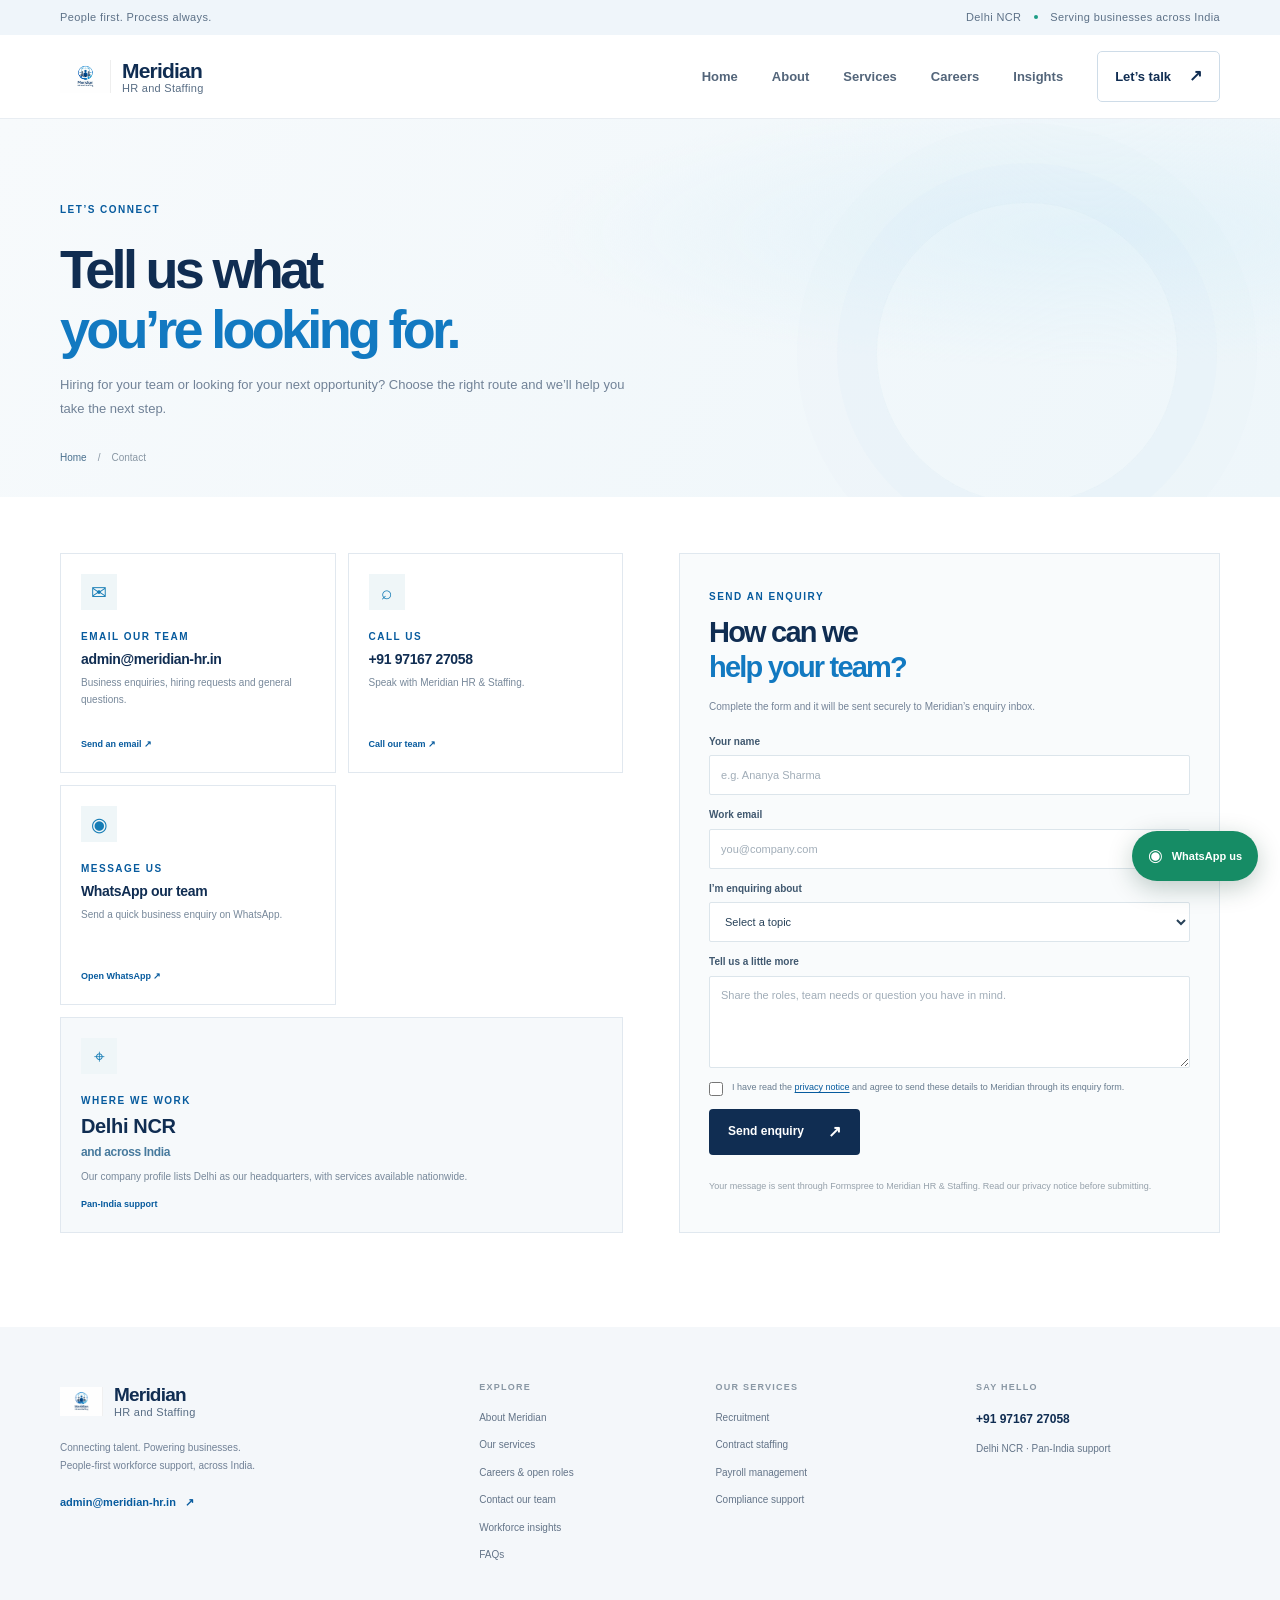
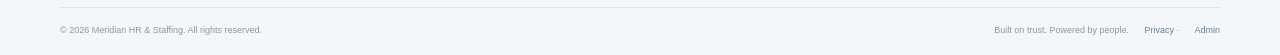
<file: contact.html>
<!doctype html><html lang="en"><head><meta charset="utf-8"><meta name="viewport" content="width=device-width, initial-scale=1"><meta name="description" content="Contact Meridian HR & Staffing for recruitment, staffing, payroll and compliance enquiries."><link rel="canonical" href="https://meridian-hr.in/contact.html"><title>Contact Us | Meridian HR & Staffing</title><link rel="icon" href="assets/logo.jpg"><link rel="stylesheet" href="assets/styles.css"></head><body><div id="site-header"></div><main><section class="page-hero contact-hero"><div class="container"><span class="eyebrow">LET’S CONNECT</span><h1>Tell us what<br><span>you’re looking for.</span></h1><p>Hiring for your team or looking for your next opportunity? Choose the right route and we’ll help you take the next step.</p><div class="breadcrumb"><a href="index.html">Home</a><span>/</span><span>Contact</span></div></div></section><section class="section contact-section"><div class="container contact-layout"><div class="contact-options"><a class="contact-card" href="mailto:admin@meridian-hr.in"><span class="contact-icon">✉</span><span class="eyebrow">EMAIL OUR TEAM</span><h2>admin@meridian-hr.in</h2><p>Business enquiries, hiring requests and general questions.</p><b>Send an email ↗</b></a><a class="contact-card" href="tel:+919716727058"><span class="contact-icon">⌕</span><span class="eyebrow">CALL US</span><h2>+91 97167 27058</h2><p>Speak with Meridian HR & Staffing.</p><b>Call our team ↗</b></a><a class="contact-card contact-whatsapp" href="https://wa.me/919716727058?text=Hello%20Meridian%20HR%20%26%20Staffing%2C%20I%20have%20a%20business%20enquiry." target="_blank" rel="noopener"><span class="contact-icon">◉</span><span class="eyebrow">MESSAGE US</span><h2>WhatsApp our team</h2><p>Send a quick business enquiry on WhatsApp.</p><b>Open WhatsApp ↗</b></a><div class="contact-card contact-location"><span class="contact-icon">⌖</span><span class="eyebrow">WHERE WE WORK</span><h2>Delhi NCR<br><span>and across India</span></h2><p>Our company profile lists Delhi as our headquarters, with services available nationwide.</p><b>Pan-India support</b></div></div><div class="contact-form-wrap"><span class="eyebrow">SEND AN ENQUIRY</span><h2>How can we<br><span>help your team?</span></h2><p>Complete the form and it will be sent securely to Meridian’s enquiry inbox.</p><form id="contact-form" action="https://formspree.io/f/xrpbneba" method="POST"><label>Your name<input name="name" required autocomplete="name" placeholder="e.g. Ananya Sharma"></label><label>Work email<input name="email" type="email" required autocomplete="email" placeholder="you@company.com"></label><label>I’m enquiring about<select name="topic" id="topic-select" required><option value="" disabled selected>Select a topic</option><option>Recruitment and hiring</option><option>Contract staffing</option><option>Payroll management</option><option>Compliance support</option><option>Careers and open roles</option><option>Other business enquiry</option></select></label><label>Tell us a little more<textarea name="message" rows="4" required placeholder="Share the roles, team needs or question you have in mind."></textarea></label><label class="consent-check"><input type="checkbox" name="privacy" required><span>I have read the <a href="privacy.html">privacy notice</a> and agree to send these details to Meridian through its enquiry form.</span></label><button class="button button-primary" type="submit">Send enquiry <span>↗</span></button><p id="contact-status" class="form-privacy" role="status" aria-live="polite"></p><p class="form-privacy">Your message is sent through Formspree to Meridian HR & Staffing. Read our privacy notice before submitting.</p></form></div></div></section></main><div id="site-footer"></div><script src="assets/site.js"></script><script src="assets/contact.js"></script></body></html>
</file>
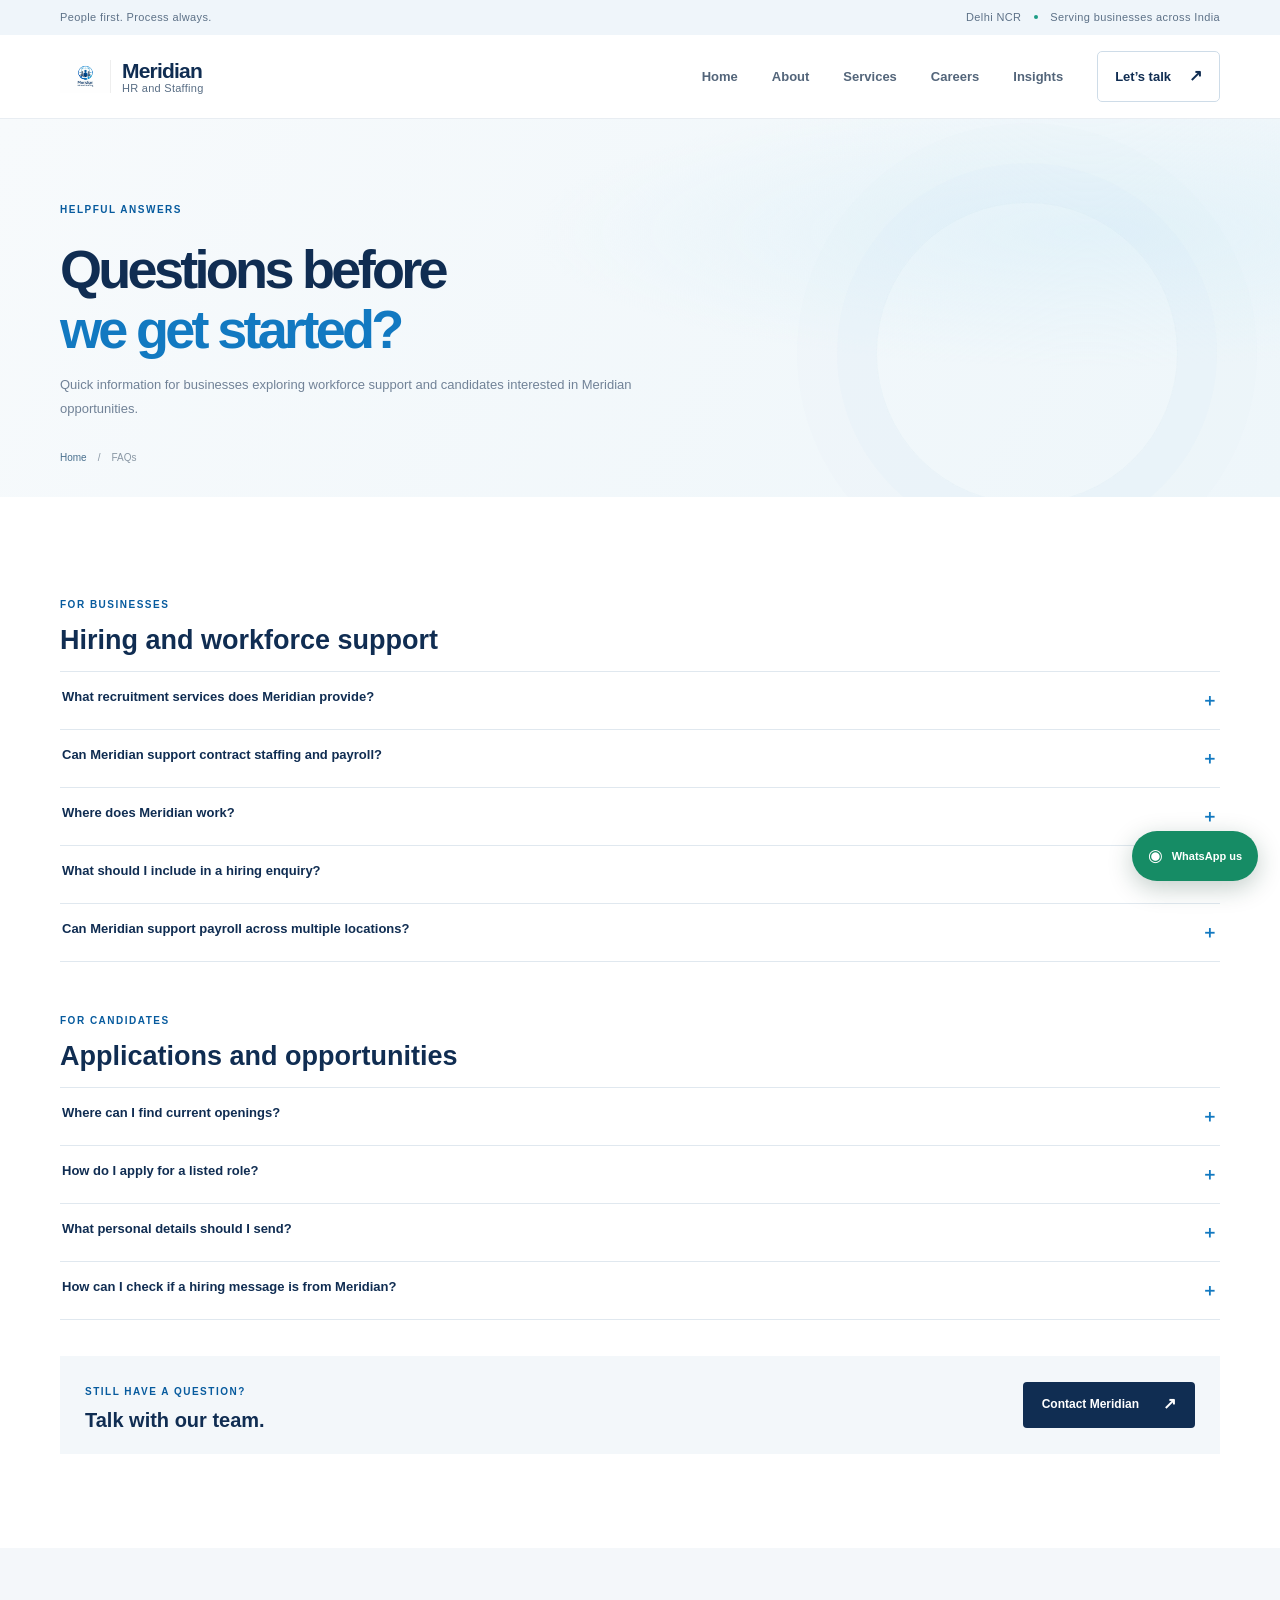
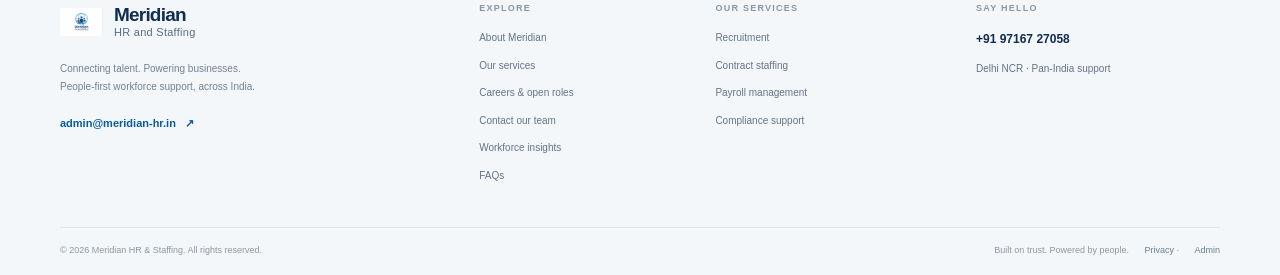
<file: faq.html>
<!doctype html>
<html lang="en"><head><meta charset="utf-8"><meta name="viewport" content="width=device-width, initial-scale=1"><meta name="description" content="Answers about Meridian HR & Staffing’s recruitment, staffing, payroll and application services."><link rel="canonical" href="https://meridian-hr.in/faq.html"><meta property="og:type" content="website"><meta property="og:title" content="Frequently asked questions | Meridian HR & Staffing"><meta property="og:description" content="Useful answers for employers and job seekers working with Meridian HR & Staffing."><title>Frequently asked questions | Meridian HR & Staffing</title><link rel="icon" href="assets/logo.jpg"><link rel="stylesheet" href="assets/styles.css"></head><body><div id="site-header"></div><main>
<section class="page-hero"><div class="container"><span class="eyebrow">HELPFUL ANSWERS</span><h1>Questions before<br><span>we get started?</span></h1><p>Quick information for businesses exploring workforce support and candidates interested in Meridian opportunities.</p><div class="breadcrumb"><a href="index.html">Home</a><span>/</span><span>FAQs</span></div></div></section>
<section class="section faq-section"><div class="container"><div class="faq-intro"><span class="eyebrow">FOR BUSINESSES</span><h2>Hiring and workforce support</h2></div><div class="faq-list">
<details><summary>What recruitment services does Meridian provide?<span>＋</span></summary><p>Meridian supports blue-collar and white-collar hiring, including requirement understanding, candidate sourcing, first-level screening and interview coordination. Share your role, location, headcount and target timeline through the <a href="contact.html?topic=recruitment">hiring enquiry form</a>.</p></details>
<details><summary>Can Meridian support contract staffing and payroll?<span>＋</span></summary><p>Yes. Meridian lists contract staffing, payroll management and HR operations among its services. The scope, locations and process are discussed for each business requirement. <a href="services.html">See the services page</a>.</p></details>
<details><summary>Where does Meridian work?<span>＋</span></summary><p>Meridian is based in Delhi NCR and serves businesses across India. Share your work locations so the team can discuss the requirement.</p></details>
<details><summary>What should I include in a hiring enquiry?<span>＋</span></summary><p>Useful starting details are role titles, approximate number of hires, work location, employment type and desired start timeline. Do not include candidate records or sensitive employee information in the initial enquiry.</p></details>
<details><summary>Can Meridian support payroll across multiple locations?<span>＋</span></summary><p>Meridian lists payroll management as a service. Share the locations, approximate employee count at each site and the required scope; the team can confirm what it can support after reviewing the details.</p></details>
</div><div class="faq-intro faq-intro-spaced"><span class="eyebrow">FOR CANDIDATES</span><h2>Applications and opportunities</h2></div><div class="faq-list">
<details><summary>Where can I find current openings?<span>＋</span></summary><p>Openings confirmed by Meridian appear on the <a href="jobs.html">Careers page</a>. You can also send a general application for future opportunities; it is not an application to a specific vacancy.</p></details>
<details><summary>How do I apply for a listed role?<span>＋</span></summary><p>Open the role and select its Apply button. The application form sends your details to Meridian through Formspree. The current form does not accept resume file attachments.</p></details>
<details><summary>What personal details should I send?<span>＋</span></summary><p>Send only the information needed to apply, such as your contact details, target role, experience and current city. The current form does not accept resume attachments. Do not send passwords, OTPs, bank details or identity document numbers through an initial application.</p></details>
<details><summary>How can I check if a hiring message is from Meridian?<span>＋</span></summary><p>Use the contact details on this official website to confirm an opportunity. Do not share passwords, OTPs or bank information with an unverified person. If someone requests a recruitment fee in Meridian’s name, verify the request with the official team before sending money.</p></details>
</div><div class="faq-cta"><div><span class="eyebrow">STILL HAVE A QUESTION?</span><h2>Talk with our team.</h2></div><a class="button button-primary" href="contact.html">Contact Meridian <span>↗</span></a></div></div></section></main><div id="site-footer"></div><script src="assets/site.js?v=20261005"></script></body></html>
</file>
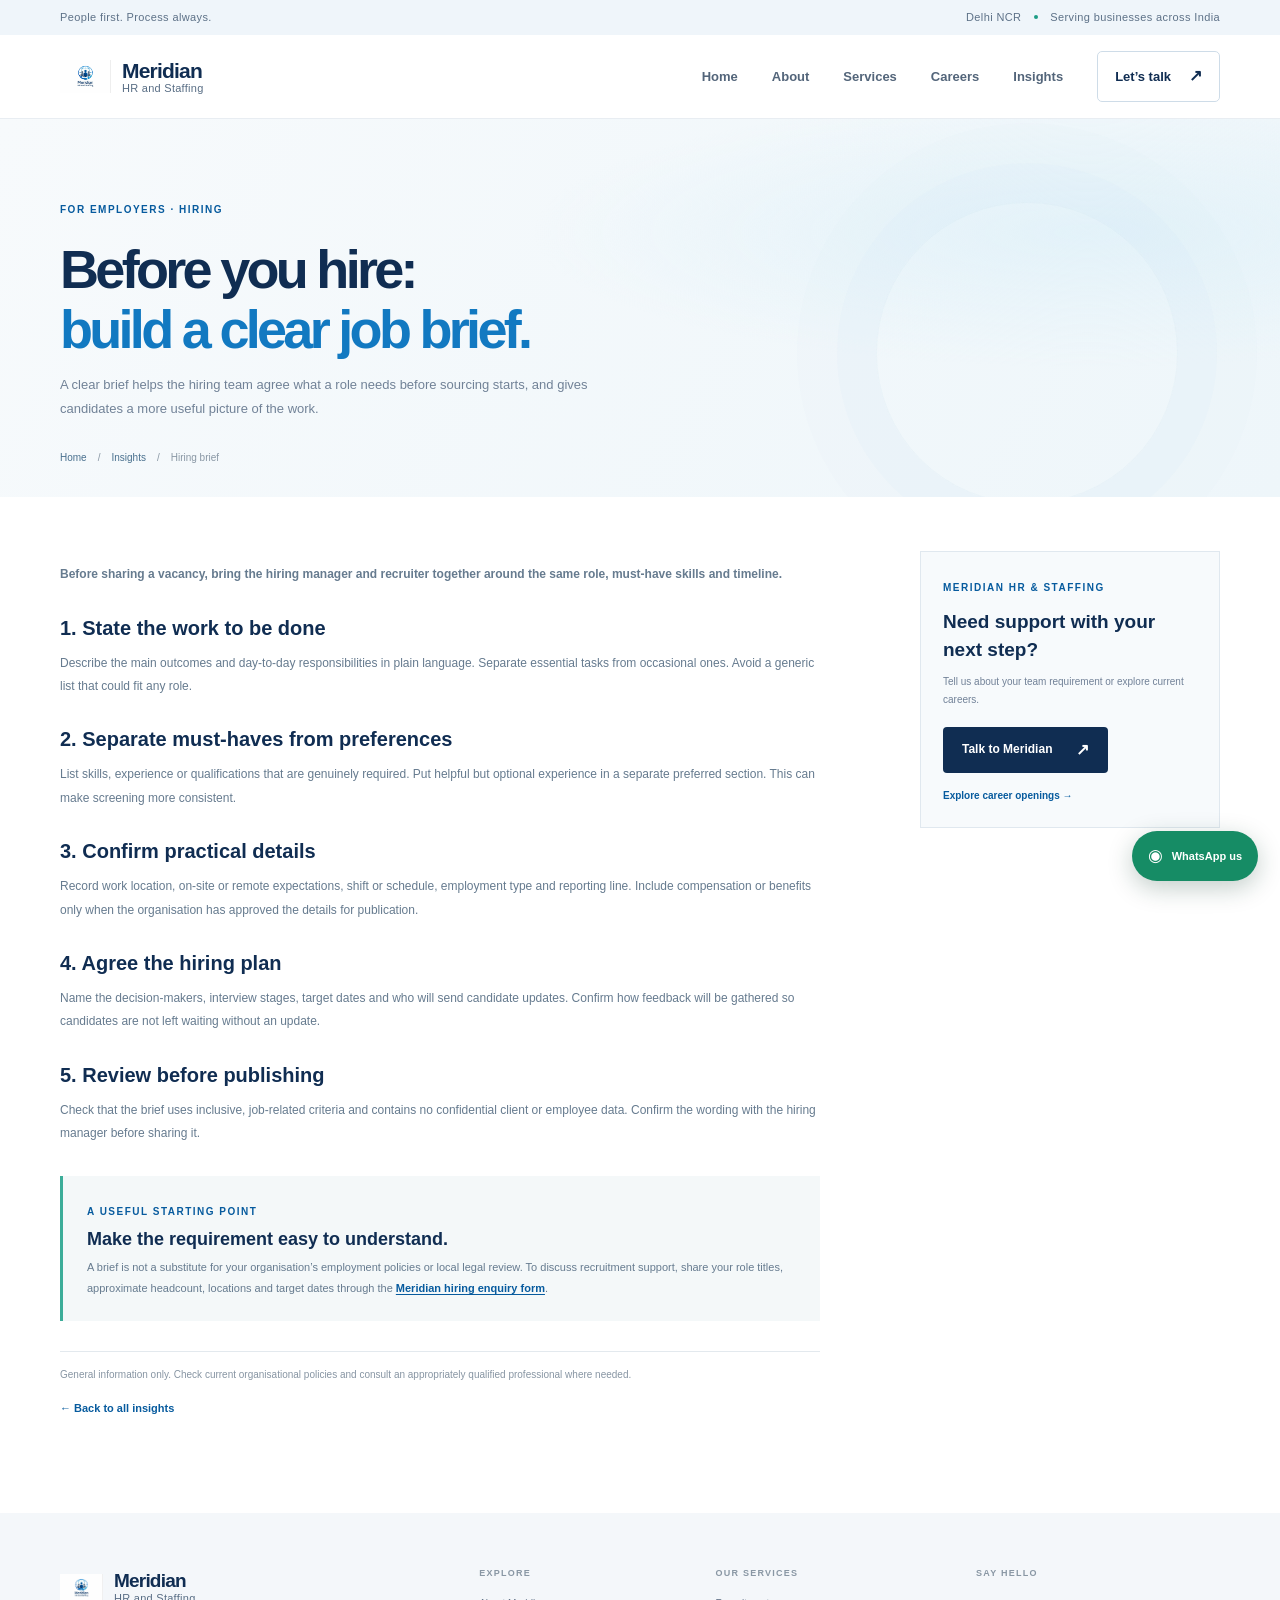
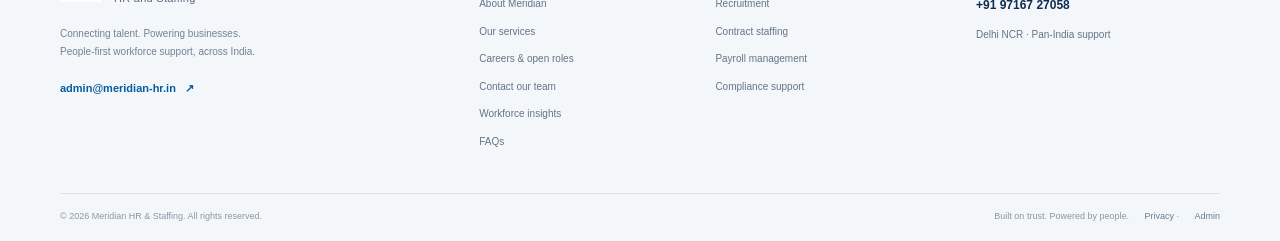
<file: hiring-ready-job-brief.html>
<!doctype html>
<html lang="en"><head><meta charset="utf-8"><meta name="viewport" content="width=device-width, initial-scale=1"><meta name="description" content="A clear hiring brief helps teams agree on the role, skills, location and timeline before sourcing starts."><link rel="canonical" href="https://meridian-hr.in/hiring-ready-job-brief.html"><meta property="og:type" content="article"><meta property="og:title" content="Before you hire: build a clear job brief | Meridian HR & Staffing"><meta property="og:description" content="A simple checklist for defining the role, location, skills and hiring timeline before sourcing begins."><meta property="article:published_time" content="2026-10-05"><title>Before you hire: build a clear job brief | Meridian HR & Staffing</title><link rel="icon" href="assets/logo.jpg"><link rel="stylesheet" href="assets/styles.css"><script type="application/ld+json">{"@context":"https://schema.org","@type":"BlogPosting","headline":"Before you hire: build a clear job brief","datePublished":"2026-10-05","dateModified":"2026-10-05","author":{"@type":"Organization","name":"Meridian HR & Staffing"},"publisher":{"@type":"Organization","name":"Meridian HR & Staffing","logo":{"@type":"ImageObject","url":"https://meridian-hr.in/assets/logo.jpg"}},"mainEntityOfPage":"https://meridian-hr.in/hiring-ready-job-brief.html"}</script></head><body><div id="site-header"></div><main><article>
<section class="page-hero"><div class="container"><span class="eyebrow">FOR EMPLOYERS · HIRING</span><h1>Before you hire:<br><span>build a clear job brief.</span></h1><p>A clear brief helps the hiring team agree what a role needs before sourcing starts, and gives candidates a more useful picture of the work.</p><div class="breadcrumb"><a href="index.html">Home</a><span>/</span><a href="insights.html">Insights</a><span>/</span><span>Hiring brief</span></div></div></section>
<section class="section article-section"><div class="container article-layout"><div class="article-copy"><p class="article-lead">Before sharing a vacancy, bring the hiring manager and recruiter together around the same role, must-have skills and timeline.</p>
<h2>1. State the work to be done</h2><p>Describe the main outcomes and day-to-day responsibilities in plain language. Separate essential tasks from occasional ones. Avoid a generic list that could fit any role.</p>
<h2>2. Separate must-haves from preferences</h2><p>List skills, experience or qualifications that are genuinely required. Put helpful but optional experience in a separate preferred section. This can make screening more consistent.</p>
<h2>3. Confirm practical details</h2><p>Record work location, on-site or remote expectations, shift or schedule, employment type and reporting line. Include compensation or benefits only when the organisation has approved the details for publication.</p>
<h2>4. Agree the hiring plan</h2><p>Name the decision-makers, interview stages, target dates and who will send candidate updates. Confirm how feedback will be gathered so candidates are not left waiting without an update.</p>
<h2>5. Review before publishing</h2><p>Check that the brief uses inclusive, job-related criteria and contains no confidential client or employee data. Confirm the wording with the hiring manager before sharing it.</p>
<div class="article-callout"><span class="eyebrow">A USEFUL STARTING POINT</span><h2>Make the requirement easy to understand.</h2><p>A brief is not a substitute for your organisation’s employment policies or local legal review. To discuss recruitment support, share your role titles, approximate headcount, locations and target dates through the <a href="contact.html?topic=recruitment">Meridian hiring enquiry form</a>.</p></div><p class="article-disclaimer">General information only. Check current organisational policies and consult an appropriately qualified professional where needed.</p><a class="text-link" href="insights.html">← Back to all insights</a></div><aside class="article-aside"><span class="eyebrow">MERIDIAN HR & STAFFING</span><h2>Need support with your next step?</h2><p>Tell us about your team requirement or explore current careers.</p><a class="button button-primary" href="contact.html">Talk to Meridian <span>↗</span></a><a class="article-aside-link" href="jobs.html">Explore career openings →</a></aside></div></section>
</article></main><div id="site-footer"></div><script src="assets/site.js?v=20261005"></script></body></html>
</file>
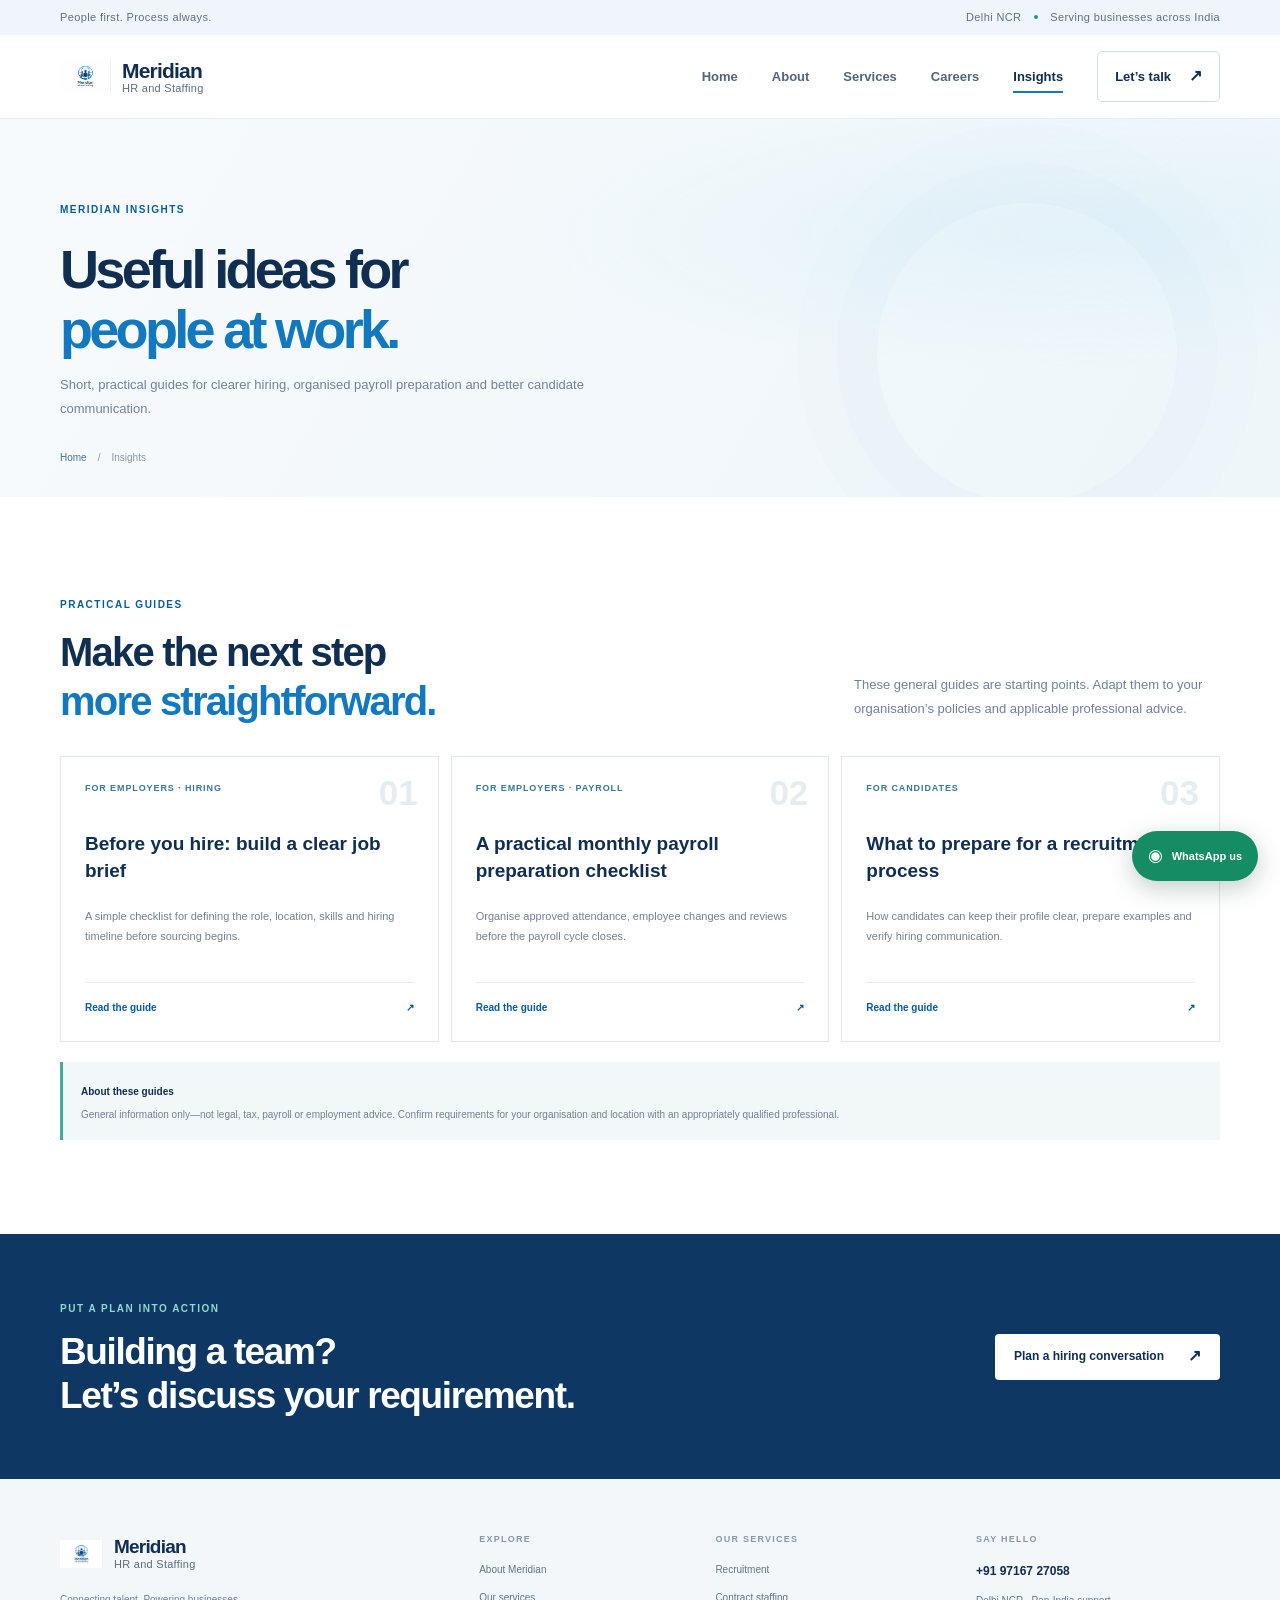
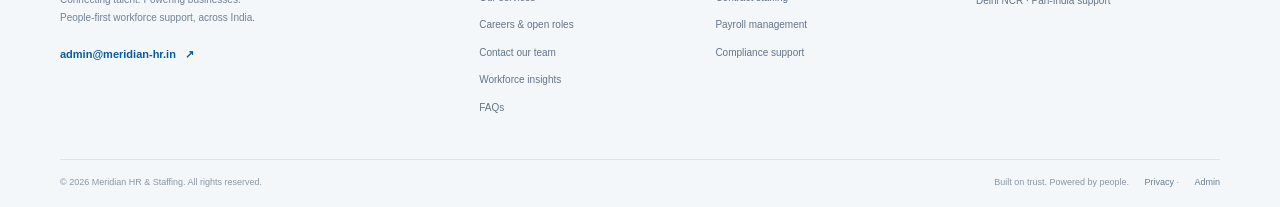
<file: insights.html>
<!doctype html>
<html lang="en"><head><meta charset="utf-8"><meta name="viewport" content="width=device-width, initial-scale=1"><meta name="description" content="Practical recruitment, payroll and candidate guidance from Meridian HR & Staffing."><link rel="canonical" href="https://meridian-hr.in/insights.html"><meta property="og:type" content="website"><meta property="og:title" content="Workforce insights | Meridian HR & Staffing"><meta property="og:description" content="Practical hiring, payroll and candidate guidance for employers and job seekers."><title>Workforce insights | Meridian HR & Staffing</title><link rel="icon" href="assets/logo.jpg"><link rel="stylesheet" href="assets/styles.css"></head><body><div id="site-header"></div><main>
<section class="page-hero"><div class="container"><span class="eyebrow">MERIDIAN INSIGHTS</span><h1>Useful ideas for<br><span>people at work.</span></h1><p>Short, practical guides for clearer hiring, organised payroll preparation and better candidate communication.</p><div class="breadcrumb"><a href="index.html">Home</a><span>/</span><span>Insights</span></div></div></section>
<section class="section insights-section"><div class="container"><div class="section-heading"><div><span class="eyebrow">PRACTICAL GUIDES</span><h2>Make the next step<br><span>more straightforward.</span></h2></div><p>These general guides are starting points. Adapt them to your organisation’s policies and applicable professional advice.</p></div><div class="insights-grid">
<a class="insight-card" href="hiring-ready-job-brief.html"><span class="insight-category">FOR EMPLOYERS · HIRING</span><span class="insight-number">01</span><h3>Before you hire: build a clear job brief</h3><p>A simple checklist for defining the role, location, skills and hiring timeline before sourcing begins.</p><span class="insight-link">Read the guide <b>↗</b></span></a>
<a class="insight-card" href="monthly-payroll-checklist.html"><span class="insight-category">FOR EMPLOYERS · PAYROLL</span><span class="insight-number">02</span><h3>A practical monthly payroll preparation checklist</h3><p>Organise approved attendance, employee changes and reviews before the payroll cycle closes.</p><span class="insight-link">Read the guide <b>↗</b></span></a>
<a class="insight-card" href="candidate-hiring-process.html"><span class="insight-category">FOR CANDIDATES</span><span class="insight-number">03</span><h3>What to prepare for a recruitment process</h3><p>How candidates can keep their profile clear, prepare examples and verify hiring communication.</p><span class="insight-link">Read the guide <b>↗</b></span></a>
</div><div class="insights-note"><b>About these guides</b><p>General information only—not legal, tax, payroll or employment advice. Confirm requirements for your organisation and location with an appropriately qualified professional.</p></div></div></section>
<section class="cta-section"><div class="container cta-inner"><div><span class="eyebrow eyebrow-light">PUT A PLAN INTO ACTION</span><h2>Building a team?<br>Let’s discuss your requirement.</h2></div><a class="button button-light" href="contact.html?topic=recruitment">Plan a hiring conversation <span>↗</span></a></div></section>
</main><div id="site-footer"></div><script src="assets/site.js?v=20261005"></script></body></html>
</file>
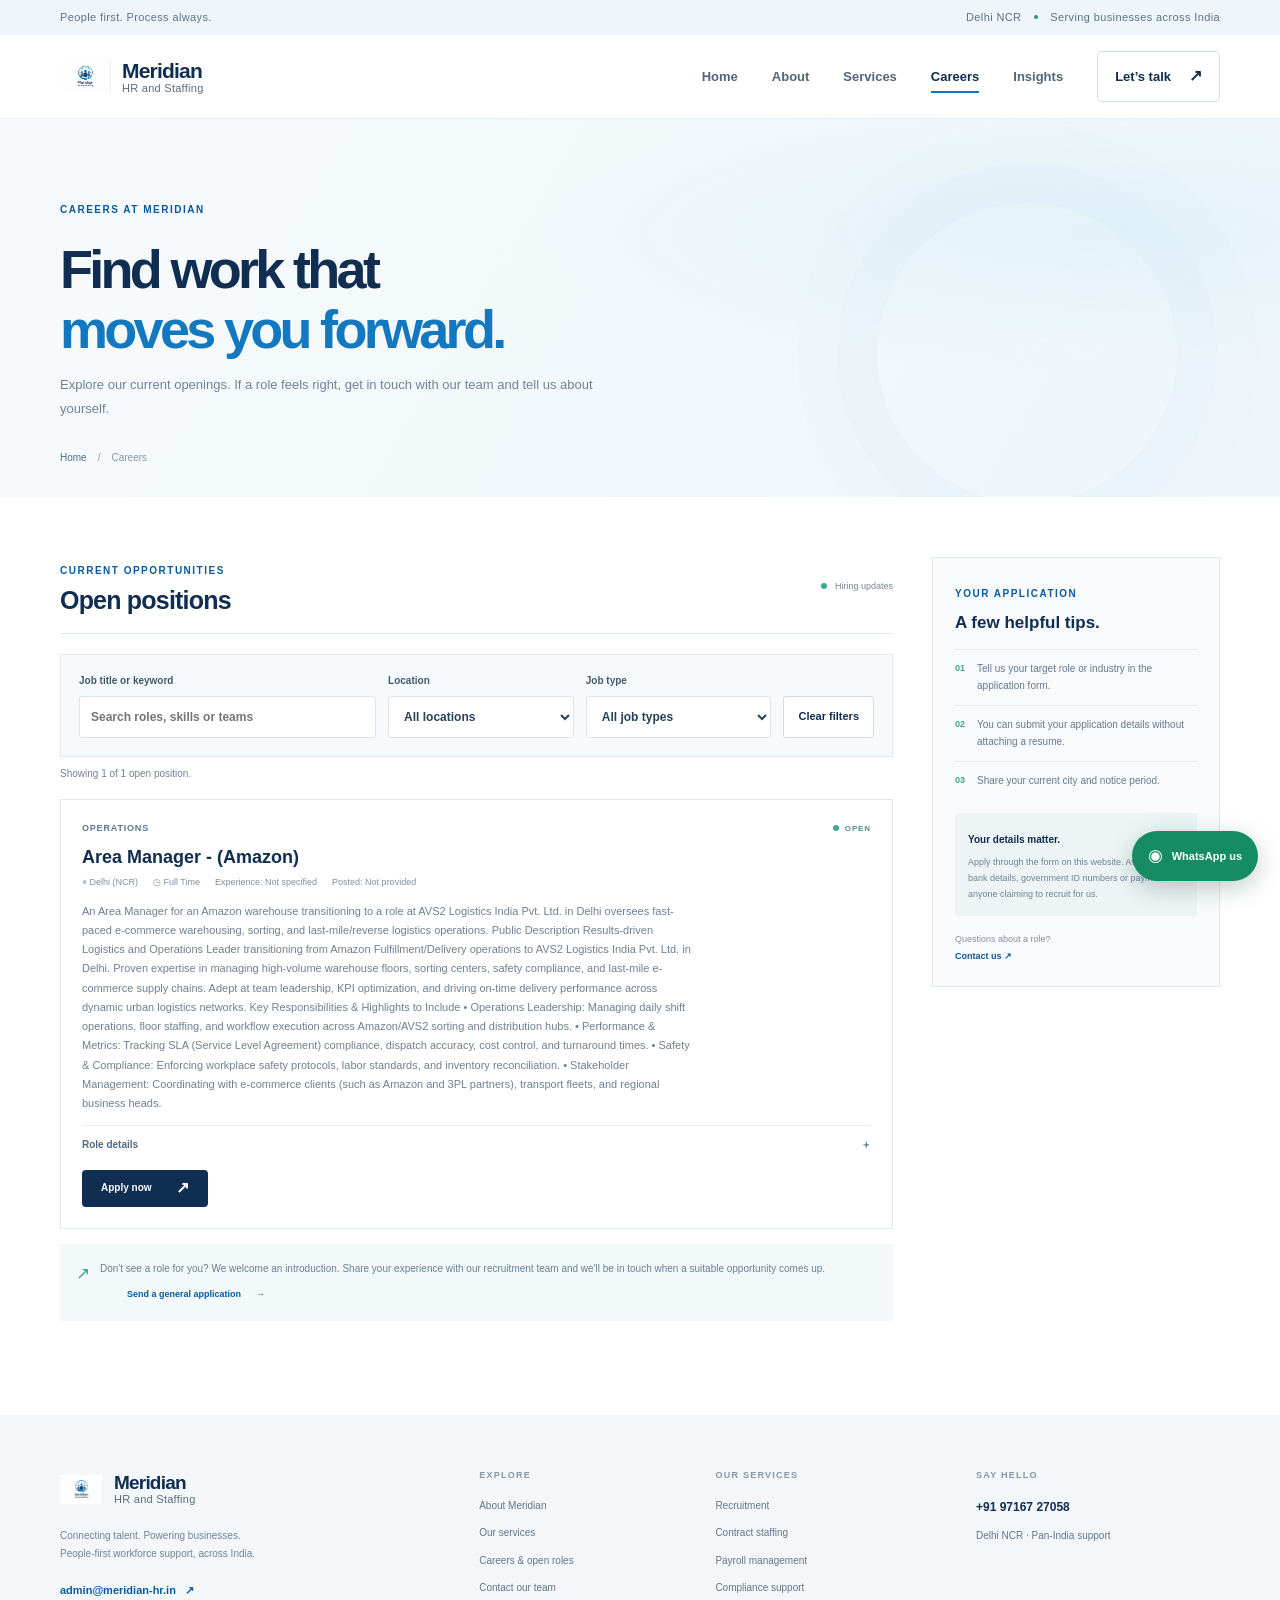
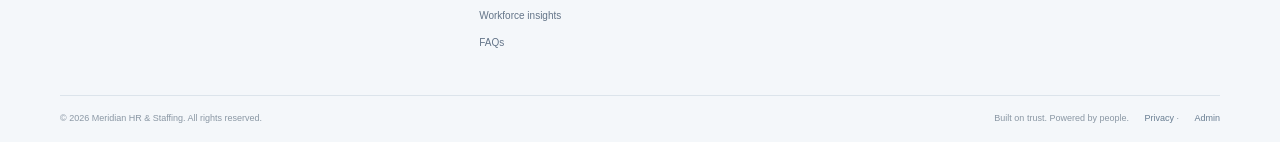
<file: jobs.html>
<!doctype html><html lang="en"><head><meta charset="utf-8"><meta name="viewport" content="width=device-width, initial-scale=1"><meta name="description" content="Explore current career opportunities with Meridian HR & Staffing and apply online."><link rel="canonical" href="https://meridian-hr.in/jobs.html"><title>Careers & Open Roles | Meridian HR & Staffing</title><link rel="icon" href="assets/logo.jpg"><link rel="stylesheet" href="assets/styles.css?v=20261005b"></head><body><div id="site-header"></div><main><section class="page-hero jobs-hero"><div class="container"><span class="eyebrow">CAREERS AT MERIDIAN</span><h1>Find work that<br><span>moves you forward.</span></h1><p>Explore our current openings. If a role feels right, get in touch with our team and tell us about yourself.</p><div class="breadcrumb"><a href="index.html">Home</a><span>/</span><span>Careers</span></div></div></section><section class="section jobs-section"><div class="container jobs-layout"><div class="jobs-main"><div class="jobs-heading"><div><span class="eyebrow">CURRENT OPPORTUNITIES</span><h2>Open positions</h2></div><span class="live-label"><i></i> Hiring updates</span></div><section class="jobs-filter-bar" aria-label="Search and filter open positions">
            <label>Job title or keyword<input id="jobs-search" type="search" placeholder="Search roles, skills or teams"></label>
            <label>Location<select id="jobs-location"><option value="">All locations</option><option>Noida</option><option>Gurugram</option><option>Delhi NCR</option><option>Remote</option></select></label>
            <label>Job type<select id="jobs-type"><option value="">All job types</option><option>Full-time</option><option>Contract</option><option>Internship</option></select></label>
            <button id="jobs-clear-filters" class="jobs-clear-filters" type="button">Clear filters</button>
          </section>
          <p id="jobs-results-status" class="jobs-results-status" aria-live="polite"></p>
          <div id="jobs-list" class="jobs-list"><div class="empty-jobs"><span>✳</span><h3>No open positions today.</h3><p>We update this page as roles open. You can still send a general application for future opportunities.</p><a class="text-link" href="apply.html?role=general">Send a general application ↗</a></div></div><div class="jobs-note"><span>↗</span><p>Don't see a role for you? We welcome an introduction. Share your experience with our recruitment team and we'll be in touch when a suitable opportunity comes up.</p><a href="apply.html?role=general">Send a general application <b>→</b></a></div></div><aside class="jobs-sidebar"><span class="eyebrow">YOUR APPLICATION</span><h3>A few helpful tips.</h3><div class="tip-row"><span>01</span><p>Tell us your target role or industry in the application form.</p></div><div class="tip-row"><span>02</span><p>You can submit your application details without attaching a resume.</p></div><div class="tip-row"><span>03</span><p>Share your current city and notice period.</p></div><div class="privacy-note"><b>Your details matter.</b><p>Apply through the form on this website. Avoid sharing bank details, government ID numbers or payment with anyone claiming to recruit for us.</p></div><a class="sidebar-contact" href="contact.html">Questions about a role? <span>Contact us ↗</span></a></aside></div></section></main><div id="site-footer"></div><script src="assets/site.js"></script><script src="assets/jobs.js?v=20261005b"></script></body></html>
</file>
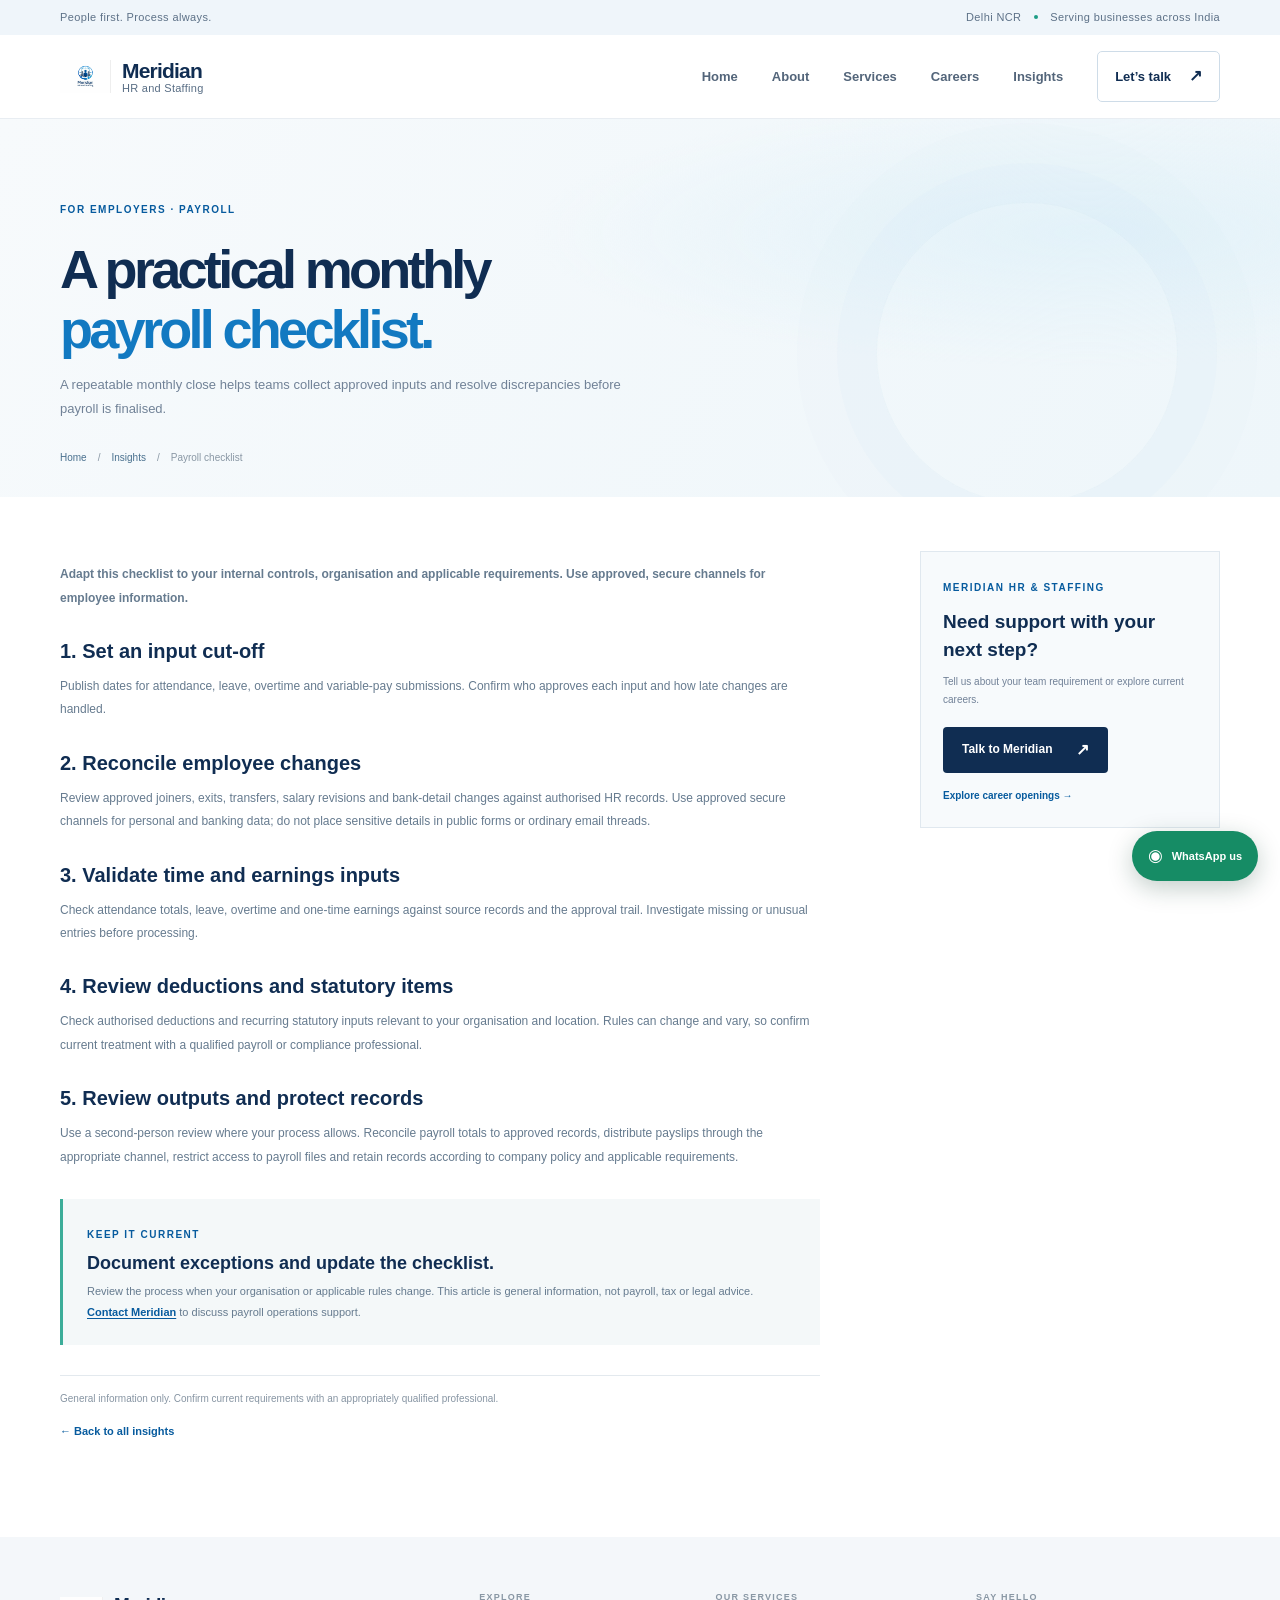
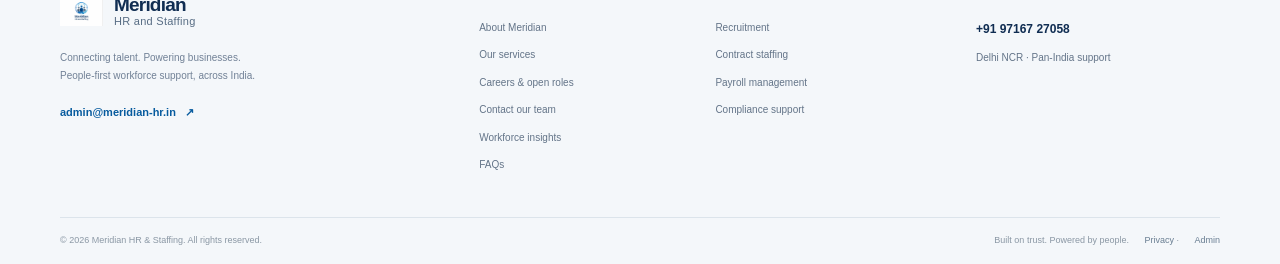
<file: monthly-payroll-checklist.html>
<!doctype html>
<html lang="en"><head><meta charset="utf-8"><meta name="viewport" content="width=device-width, initial-scale=1"><meta name="description" content="A practical monthly checklist for organising approved attendance, employee changes and payroll reviews."><link rel="canonical" href="https://meridian-hr.in/monthly-payroll-checklist.html"><meta property="og:type" content="article"><meta property="og:title" content="A practical monthly payroll preparation checklist | Meridian HR & Staffing"><meta property="og:description" content="Organise approved attendance, employee changes and reviews before the payroll cycle closes."><meta property="article:published_time" content="2026-10-05"><title>A practical monthly payroll preparation checklist | Meridian HR & Staffing</title><link rel="icon" href="assets/logo.jpg"><link rel="stylesheet" href="assets/styles.css"><script type="application/ld+json">{"@context":"https://schema.org","@type":"BlogPosting","headline":"A practical monthly payroll preparation checklist","datePublished":"2026-10-05","dateModified":"2026-10-05","author":{"@type":"Organization","name":"Meridian HR & Staffing"},"publisher":{"@type":"Organization","name":"Meridian HR & Staffing","logo":{"@type":"ImageObject","url":"https://meridian-hr.in/assets/logo.jpg"}},"mainEntityOfPage":"https://meridian-hr.in/monthly-payroll-checklist.html"}</script></head><body><div id="site-header"></div><main><article>
<section class="page-hero"><div class="container"><span class="eyebrow">FOR EMPLOYERS · PAYROLL</span><h1>A practical monthly<br><span>payroll checklist.</span></h1><p>A repeatable monthly close helps teams collect approved inputs and resolve discrepancies before payroll is finalised.</p><div class="breadcrumb"><a href="index.html">Home</a><span>/</span><a href="insights.html">Insights</a><span>/</span><span>Payroll checklist</span></div></div></section>
<section class="section article-section"><div class="container article-layout"><div class="article-copy"><p class="article-lead">Adapt this checklist to your internal controls, organisation and applicable requirements. Use approved, secure channels for employee information.</p>
<h2>1. Set an input cut-off</h2><p>Publish dates for attendance, leave, overtime and variable-pay submissions. Confirm who approves each input and how late changes are handled.</p>
<h2>2. Reconcile employee changes</h2><p>Review approved joiners, exits, transfers, salary revisions and bank-detail changes against authorised HR records. Use approved secure channels for personal and banking data; do not place sensitive details in public forms or ordinary email threads.</p>
<h2>3. Validate time and earnings inputs</h2><p>Check attendance totals, leave, overtime and one-time earnings against source records and the approval trail. Investigate missing or unusual entries before processing.</p>
<h2>4. Review deductions and statutory items</h2><p>Check authorised deductions and recurring statutory inputs relevant to your organisation and location. Rules can change and vary, so confirm current treatment with a qualified payroll or compliance professional.</p>
<h2>5. Review outputs and protect records</h2><p>Use a second-person review where your process allows. Reconcile payroll totals to approved records, distribute payslips through the appropriate channel, restrict access to payroll files and retain records according to company policy and applicable requirements.</p>
<div class="article-callout"><span class="eyebrow">KEEP IT CURRENT</span><h2>Document exceptions and update the checklist.</h2><p>Review the process when your organisation or applicable rules change. This article is general information, not payroll, tax or legal advice. <a href="contact.html?topic=payroll">Contact Meridian</a> to discuss payroll operations support.</p></div><p class="article-disclaimer">General information only. Confirm current requirements with an appropriately qualified professional.</p><a class="text-link" href="insights.html">← Back to all insights</a></div><aside class="article-aside"><span class="eyebrow">MERIDIAN HR & STAFFING</span><h2>Need support with your next step?</h2><p>Tell us about your team requirement or explore current careers.</p><a class="button button-primary" href="contact.html">Talk to Meridian <span>↗</span></a><a class="article-aside-link" href="jobs.html">Explore career openings →</a></aside></div></section>
</article></main><div id="site-footer"></div><script src="assets/site.js?v=20261005"></script></body></html>
</file>
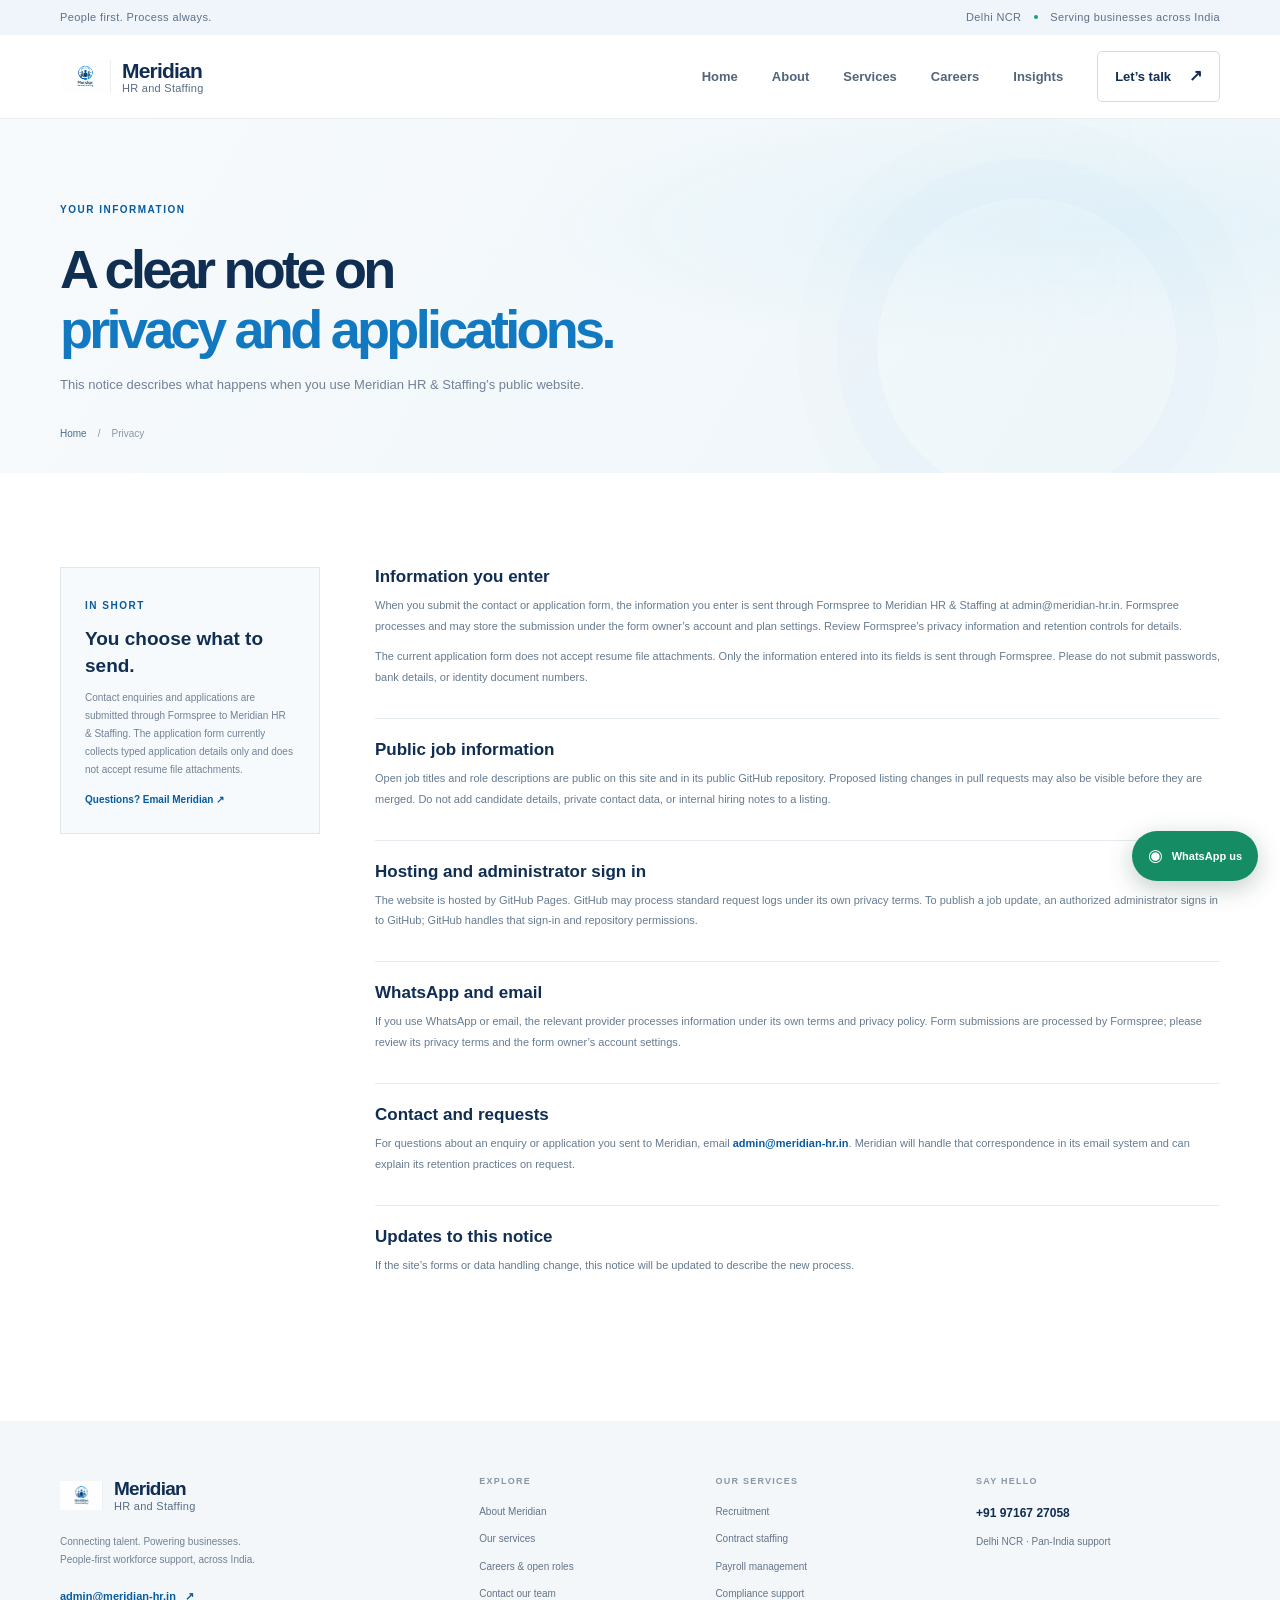
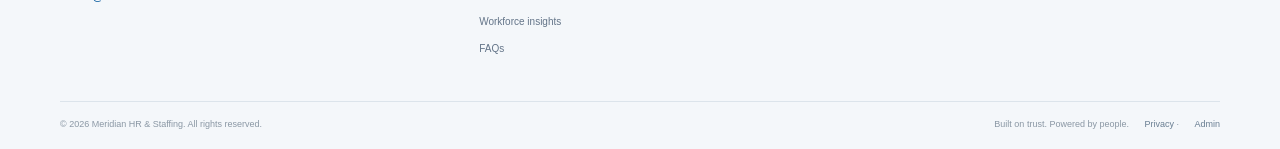
<file: privacy.html>
<!doctype html>
<html lang="en">
<head>
  <meta charset="utf-8">
  <meta name="viewport" content="width=device-width, initial-scale=1">
  <meta name="description" content="How Meridian HR & Staffing’s public website handles contact and job application information."><link rel="canonical" href="https://meridian-hr.in/privacy.html">
  <title>Privacy Notice | Meridian HR & Staffing</title>
  <link rel="icon" href="assets/logo.jpg">
  <link rel="stylesheet" href="assets/styles.css">
</head>
<body>
  <div id="site-header"></div>
  <main>
    <section class="page-hero">
      <div class="container">
        <span class="eyebrow">YOUR INFORMATION</span>
        <h1>A clear note on<br><span>privacy and applications.</span></h1>
        <p>This notice describes what happens when you use Meridian HR & Staffing’s public website.</p>
        <div class="breadcrumb"><a href="index.html">Home</a><span>/</span><span>Privacy</span></div>
      </div>
    </section>
    <section class="section privacy-section">
      <div class="container privacy-layout">
        <aside class="privacy-summary"><span class="eyebrow">IN SHORT</span><h2>You choose what to send.</h2><p>Contact enquiries and applications are submitted through Formspree to Meridian HR & Staffing. The application form currently collects typed application details only and does not accept resume file attachments.</p><a href="mailto:admin@meridian-hr.in">Questions? Email Meridian ↗</a></aside>
        <div class="privacy-copy">
          <article><h2>Information you enter</h2><p>When you submit the contact or application form, the information you enter is sent through Formspree to Meridian HR & Staffing at admin@meridian-hr.in. Formspree processes and may store the submission under the form owner’s account and plan settings. Review Formspree’s privacy information and retention controls for details.</p><p>The current application form does not accept resume file attachments. Only the information entered into its fields is sent through Formspree. Please do not submit passwords, bank details, or identity document numbers.</p></article>
          <article><h2>Public job information</h2><p>Open job titles and role descriptions are public on this site and in its public GitHub repository. Proposed listing changes in pull requests may also be visible before they are merged. Do not add candidate details, private contact data, or internal hiring notes to a listing.</p></article>
          <article><h2>Hosting and administrator sign in</h2><p>The website is hosted by GitHub Pages. GitHub may process standard request logs under its own privacy terms. To publish a job update, an authorized administrator signs in to GitHub; GitHub handles that sign-in and repository permissions.</p></article>
          <article><h2>WhatsApp and email</h2><p>If you use WhatsApp or email, the relevant provider processes information under its own terms and privacy policy. Form submissions are processed by Formspree; please review its privacy terms and the form owner’s account settings.</p></article>
          <article><h2>Contact and requests</h2><p>For questions about an enquiry or application you sent to Meridian, email <a href="mailto:admin@meridian-hr.in">admin@meridian-hr.in</a>. Meridian will handle that correspondence in its email system and can explain its retention practices on request.</p></article>
          <article><h2>Updates to this notice</h2><p>If the site’s forms or data handling change, this notice will be updated to describe the new process.</p></article>
        </div>
      </div>
    </section>
  </main>
  <div id="site-footer"></div>
  <script src="assets/site.js"></script>
</body>
</html>
</file>
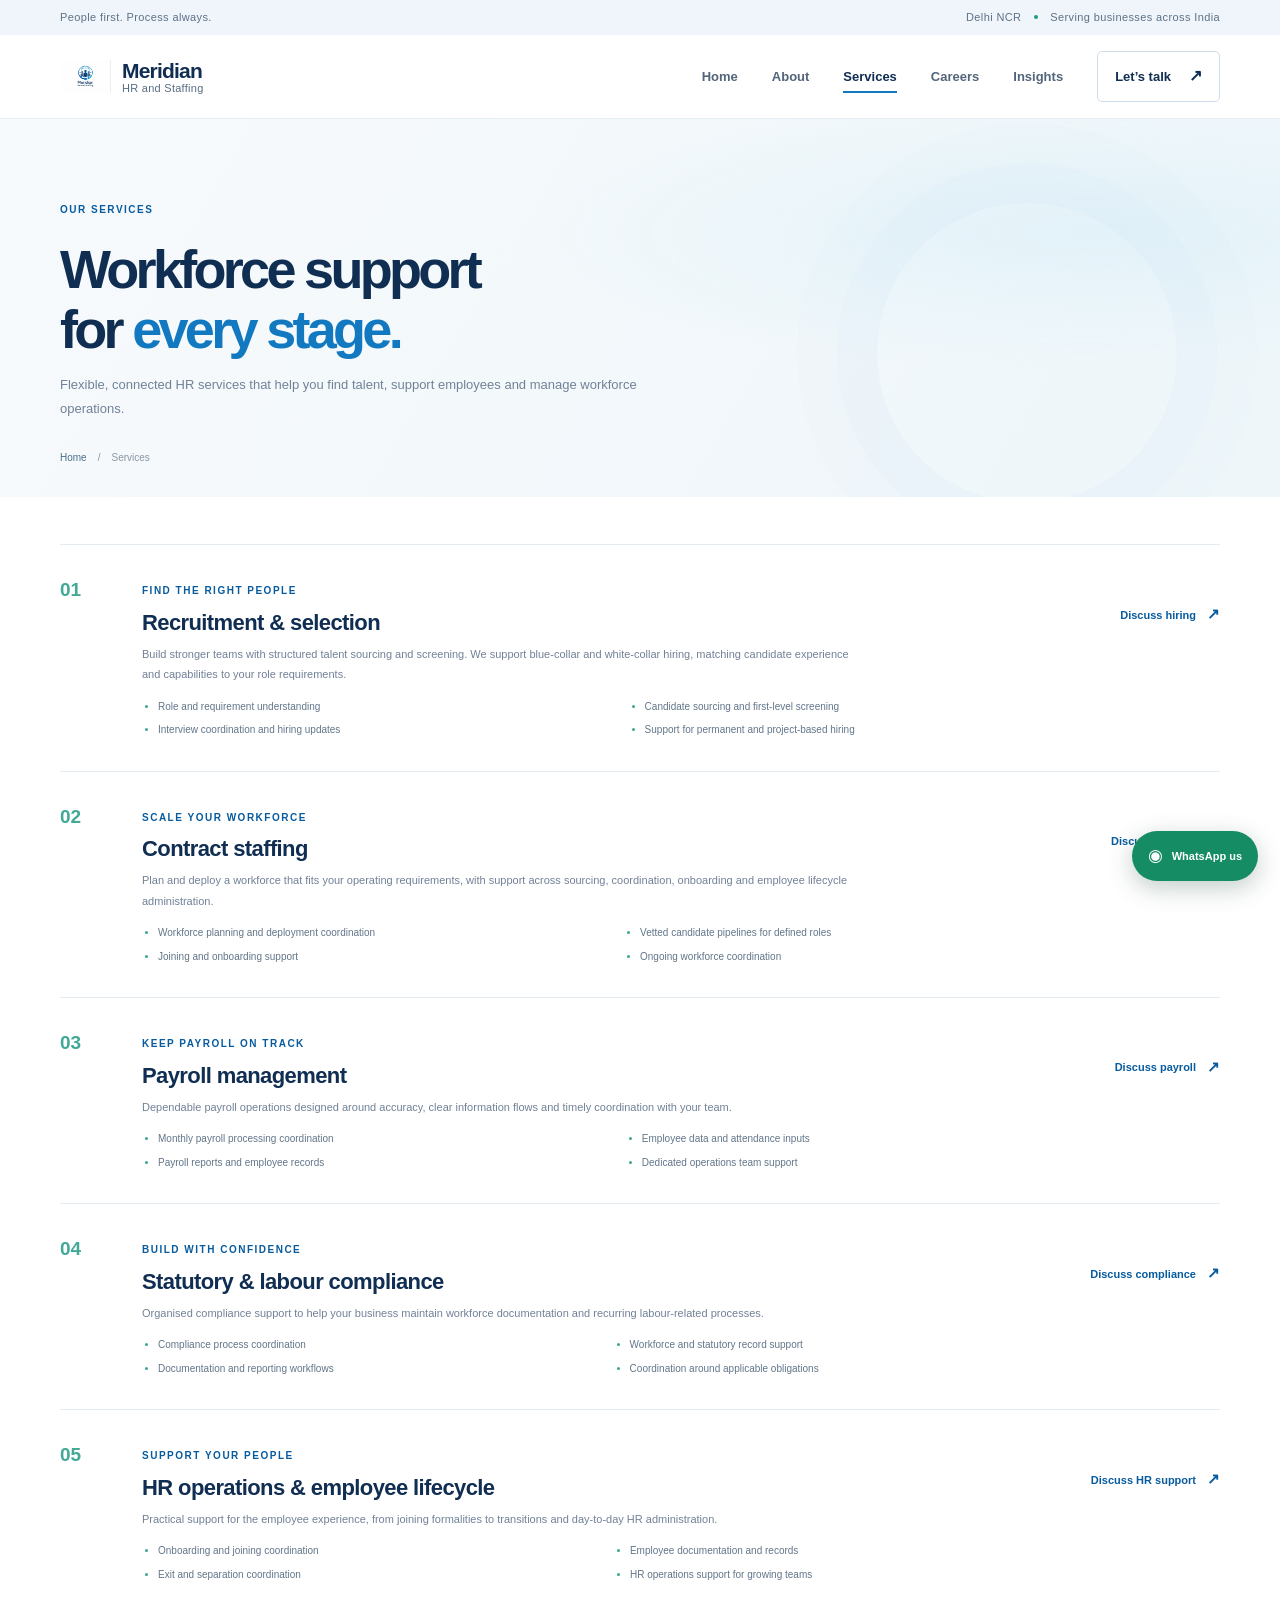
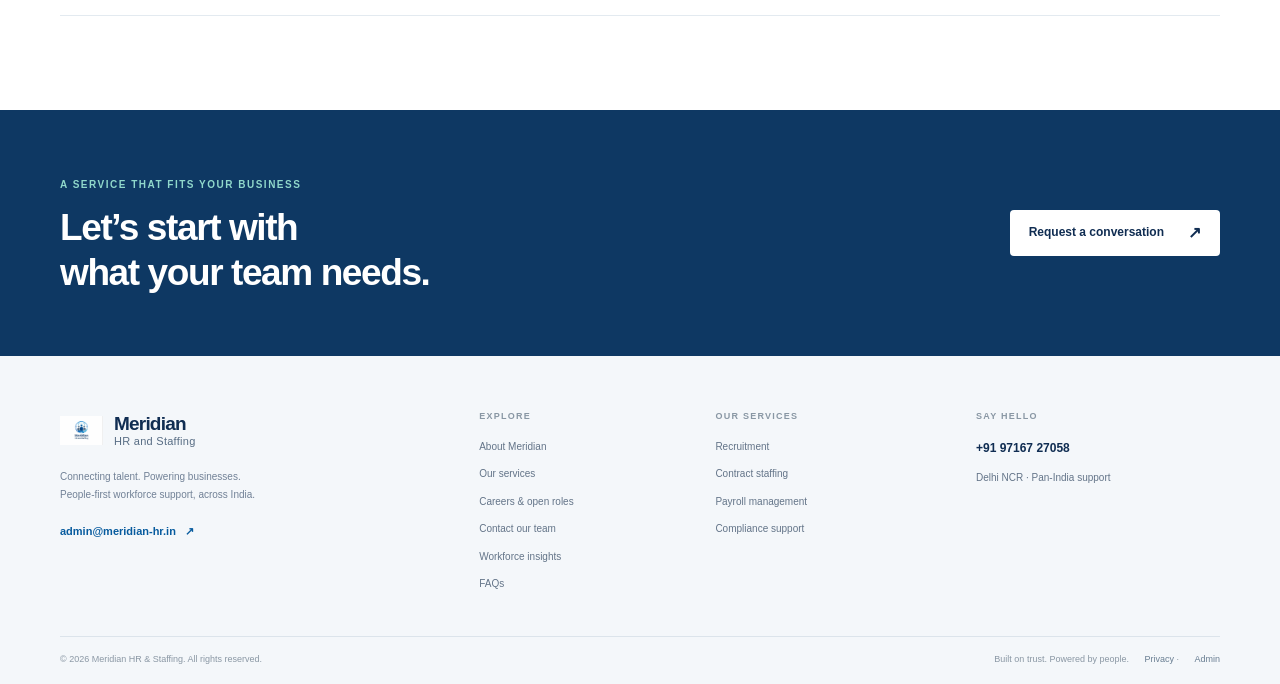
<file: services.html>
<!doctype html><html lang="en"><head><meta charset="utf-8"><meta name="viewport" content="width=device-width, initial-scale=1"><meta name="description" content="Recruitment, staffing, payroll and HR support from Meridian HR & Staffing."><link rel="canonical" href="https://meridian-hr.in/services.html"><title>Our Services | Meridian HR & Staffing</title><link rel="icon" href="assets/logo.jpg"><link rel="stylesheet" href="assets/styles.css"></head><body><div id="site-header"></div><main><section class="page-hero"><div class="container"><span class="eyebrow">OUR SERVICES</span><h1>Workforce support<br>for <span>every stage.</span></h1><p>Flexible, connected HR services that help you find talent, support employees and manage workforce operations.</p><div class="breadcrumb"><a href="index.html">Home</a><span>/</span><span>Services</span></div></div></section><section class="section service-detail-section"><div class="container"><article class="service-detail" id="recruitment"><span class="detail-number">01</span><div><span class="eyebrow">FIND THE RIGHT PEOPLE</span><h2>Recruitment & selection</h2><p>Build stronger teams with structured talent sourcing and screening. We support blue-collar and white-collar hiring, matching candidate experience and capabilities to your role requirements.</p><ul><li>Role and requirement understanding</li><li>Candidate sourcing and first-level screening</li><li>Interview coordination and hiring updates</li><li>Support for permanent and project-based hiring</li></ul></div><a class="text-link" href="contact.html?topic=recruitment">Discuss hiring <span>↗</span></a></article><article class="service-detail" id="staffing"><span class="detail-number">02</span><div><span class="eyebrow">SCALE YOUR WORKFORCE</span><h2>Contract staffing</h2><p>Plan and deploy a workforce that fits your operating requirements, with support across sourcing, coordination, onboarding and employee lifecycle administration.</p><ul><li>Workforce planning and deployment coordination</li><li>Vetted candidate pipelines for defined roles</li><li>Joining and onboarding support</li><li>Ongoing workforce coordination</li></ul></div><a class="text-link" href="contact.html?topic=staffing">Discuss staffing <span>↗</span></a></article><article class="service-detail" id="payroll"><span class="detail-number">03</span><div><span class="eyebrow">KEEP PAYROLL ON TRACK</span><h2>Payroll management</h2><p>Dependable payroll operations designed around accuracy, clear information flows and timely coordination with your team.</p><ul><li>Monthly payroll processing coordination</li><li>Employee data and attendance inputs</li><li>Payroll reports and employee records</li><li>Dedicated operations team support</li></ul></div><a class="text-link" href="contact.html?topic=payroll">Discuss payroll <span>↗</span></a></article><article class="service-detail" id="compliance"><span class="detail-number">04</span><div><span class="eyebrow">BUILD WITH CONFIDENCE</span><h2>Statutory & labour compliance</h2><p>Organised compliance support to help your business maintain workforce documentation and recurring labour-related processes.</p><ul><li>Compliance process coordination</li><li>Workforce and statutory record support</li><li>Documentation and reporting workflows</li><li>Coordination around applicable obligations</li></ul></div><a class="text-link" href="contact.html?topic=compliance">Discuss compliance <span>↗</span></a></article><article class="service-detail" id="hr-operations"><span class="detail-number">05</span><div><span class="eyebrow">SUPPORT YOUR PEOPLE</span><h2>HR operations & employee lifecycle</h2><p>Practical support for the employee experience, from joining formalities to transitions and day-to-day HR administration.</p><ul><li>Onboarding and joining coordination</li><li>Employee documentation and records</li><li>Exit and separation coordination</li><li>HR operations support for growing teams</li></ul></div><a class="text-link" href="contact.html?topic=hr-operations">Discuss HR support <span>↗</span></a></article></div></section><section class="cta-section"><div class="container cta-inner"><div><span class="eyebrow eyebrow-light">A SERVICE THAT FITS YOUR BUSINESS</span><h2>Let’s start with<br>what your team needs.</h2></div><a class="button button-light" href="contact.html">Request a conversation <span>↗</span></a></div></section></main><div id="site-footer"></div><script src="assets/site.js"></script></body></html>
</file>
<file: assets/styles.css>
:root{--navy:#102d52;--blue:#1279c1;--blue-deep:#075b9e;--ink:#1b2d41;--muted:#64768b;--pale:#f4f8fc;--line:#e0e8f0;--white:#fff;--mint:#cdece4;--font-body:'DM Sans',Arial,sans-serif;--font-display:'Manrope','DM Sans',Arial,sans-serif}*{box-sizing:border-box}html{scroll-behavior:smooth;scroll-padding-top:110px}body{margin:0;color:var(--ink);background:#fff;font-family:var(--font-body);font-size:15px;line-height:1.65;-webkit-font-smoothing:antialiased}body.menu-open{overflow:hidden}a{color:inherit;text-decoration:none}button,input,textarea,select{font:inherit}button,a{-webkit-tap-highlight-color:transparent}img{display:block;max-width:100%}.container{width:min(1160px,calc(100% - 64px));margin-inline:auto}.topbar{background:#eff5fa;color:#5d7187;font-size:11px;letter-spacing:.035em}.topbar-inner{min-height:35px;display:flex;align-items:center;justify-content:space-between}.topbar i,.hero-bottom i{display:inline-block;width:4px;height:4px;margin:0 9px 2px;border-radius:50%;background:#1d9c85}.site-header{position:sticky;z-index:20;top:0;background:rgba(255,255,255,.95);backdrop-filter:blur(14px);border-bottom:1px solid #e8edf2}.nav-wrap{height:83px;display:flex;align-items:center;justify-content:space-between}.brand{display:flex;align-items:center;gap:11px;color:var(--navy)}.brand img{width:51px;height:51px;object-fit:contain}.brand span{display:flex;flex-direction:column;line-height:1.13}.brand b{font:800 21px/1.1 var(--font-display);letter-spacing:-.8px}.brand small{font-size:11px;color:#586d84;letter-spacing:.025em}.main-nav{display:flex;align-items:center;gap:34px;font-size:13px;font-weight:600;color:#53657a}.main-nav>a:not(.nav-contact){position:relative;padding:8px 0}.main-nav>a:not(.nav-contact):after{content:"";position:absolute;right:100%;bottom:2px;left:0;height:2px;background:var(--blue);transition:right .2s}.main-nav>a:not(.nav-contact):hover:after,.main-nav>a[aria-current="page"]:after{right:0}.main-nav>a[aria-current="page"]{color:var(--navy)}.nav-contact{display:flex;align-items:center;gap:18px;padding:11px 17px;border:1px solid #cedce8;border-radius:5px;color:var(--navy);transition:.2s}.nav-contact:hover{background:var(--navy);border-color:var(--navy);color:white}.nav-contact span{font-size:16px}.menu-toggle{display:none}.hero{overflow:hidden;position:relative;padding:49px 0 0;background:linear-gradient(118deg,#f9fbfd 0%,#f4f9fd 60%,#e9f4fa 100%)}.hero-grid{display:grid;grid-template-columns:1fr 1.03fr;align-items:center;gap:49px;min-height:438px;padding-bottom:42px}.eyebrow{display:inline-flex;align-items:center;gap:9px;color:var(--blue-deep);font-size:10px;font-weight:700;letter-spacing:.15em;line-height:1.5}.hero-copy>.eyebrow{padding:7px 12px;border:1px solid #dce8f1;border-radius:99px;background:#ffffff9c}.hero-copy>.eyebrow i{width:7px;height:7px;border-radius:50%;background:#45ad91;box-shadow:0 0 0 3px #45ad9120}.hero h1,.page-hero h1,.not-found h1{margin:23px 0 16px;color:var(--navy);font:700 clamp(39px,5vw,61px)/1.12 var(--font-display);letter-spacing:-3.7px}.hero h1 span,.page-hero h1 span,.not-found h1 span{color:var(--blue)}.hero-copy>p{max-width:500px;margin:0;color:#62768c;font-size:15px;line-height:1.9}.hero-actions{display:flex;align-items:center;gap:14px;margin-top:28px}.button{display:inline-flex;align-items:center;justify-content:center;gap:24px;min-height:46px;padding:0 18px;border:1px solid transparent;border-radius:4px;font-size:12px;font-weight:700;cursor:pointer;transition:background .2s,color .2s,border-color .2s,transform .2s}.button span{font-size:16px;transition:transform .2s}.button:hover{transform:translateY(-2px)}.button:hover span{transform:translate(2px,-1px)}.button-primary{background:var(--navy);color:white}.button-primary:hover{background:#1c4a77}.button-quiet{border-color:#d5e0e9;background:#ffffff7d;color:var(--navy)}.button-quiet:hover{border-color:#94aec4;background:white}.hero-proof{display:flex;align-items:center;gap:13px;margin-top:36px;color:#758598;font-size:11px}.avatar-stack{display:flex;padding-left:5px}.avatar-stack span{display:grid;place-items:center;width:27px;height:27px;margin-left:-5px;border:2px solid #f5f8fc;border-radius:50%;background:#dbe9f3;color:var(--navy);font-size:8px;font-weight:700}.avatar-stack span:nth-child(2){background:#cee7ed}.avatar-stack span:nth-child(3){background:#d9eee5}.hero-art{position:relative;padding:8px 5px 8px 0}.hero-image{overflow:hidden;position:relative;height:354px;border-radius:3px 76px 3px 3px;background:#dceefa;box-shadow:0 21px 54px #143d5f16}.hero-image:after{position:absolute;inset:0;content:"";background:linear-gradient(90deg,#e7f5fc26,transparent 62%),linear-gradient(0deg,#164b7333,transparent 52%)}.hero-image img{width:100%;height:100%;object-fit:cover}.hero-note{position:absolute;right:-16px;bottom:35px;z-index:1;display:flex;align-items:center;gap:12px;min-width:236px;padding:14px 17px;border:1px solid #e7edf2;background:#fff;box-shadow:0 9px 30px #143d5f16}.note-icon{display:grid;place-items:center;width:34px;height:34px;border-radius:50%;background:#e9f5f8;color:var(--blue);font-size:19px}.hero-note span:last-child{display:flex;flex-direction:column}.hero-note b{font-size:10px;color:var(--navy)}.hero-note small{margin-top:3px;color:#8794a2;font-size:9px}.hero-dot{position:absolute;width:9px;height:9px;border-radius:50%;background:#53c4b0;box-shadow:0 0 0 6px #53c4b028}.dot-one{top:7px;left:-20px}.dot-two{right:1px;top:31px;width:6px;height:6px;background:#147cc0}.hero-bottom{display:flex;justify-content:space-between;padding:16px 0 17px;border-top:1px solid #dfe8ee;color:#788a9d;font-size:9px;font-weight:700;letter-spacing:.12em}.trust-strip{border-bottom:1px solid #e8edf1;background:#fff}.trust-inner{display:flex;align-items:center;justify-content:space-between;min-height:79px}.trust-label{color:#8794a3;font-size:11px}.trust-items{display:flex;align-items:center;gap:33px;color:#314860;font:700 11px var(--font-display)}.trust-items span+span:before{display:inline-block;width:4px;height:4px;margin:0 15px 2px 0;border-radius:50%;background:#3eb79d;content:""}.section{padding:94px 0}.section-heading{display:flex;align-items:flex-end;justify-content:space-between;gap:35px;margin-bottom:37px}.section-heading h2,.stats-layout h2,.process-intro h2,.contact-form-wrap h2,.about-copy h2,.credentials-inner h2{margin:12px 0 0;color:var(--navy);font:700 clamp(29px,3.5vw,40px)/1.22 var(--font-display);letter-spacing:-1.8px}.section-heading h2 span,.stats-layout h2 span,.process-intro h2 span,.contact-form-wrap h2 span,.about-copy h2 span,.credentials-inner h2 span{color:var(--blue)}.section-heading>p{max-width:366px;margin:0 0 5px;color:#718197;font-size:13px;line-height:1.85}.service-grid{display:grid;grid-template-columns:repeat(4,1fr);gap:12px}.service-card{position:relative;display:flex;min-height:268px;flex-direction:column;padding:23px 21px;border:1px solid #e2e9ef;background:white;transition:transform .22s,border-color .22s,box-shadow .22s}.service-card:hover{transform:translateY(-5px);border-color:#bed9e9;box-shadow:0 12px 35px #133a5810}.card-highlight{border-color:#d1e5ec;background:#f3f9fb}.card-index{color:#8595a5;font-size:9px;font-weight:700;letter-spacing:.13em}.service-icon{display:grid;place-items:center;width:38px;height:38px;margin:27px 0 13px;border:1px solid #e0ebf1;border-radius:2px;background:#f3f8fb;color:#0874b9;font-size:20px}.service-card h3{margin:0;color:var(--navy);font:700 15px var(--font-display);letter-spacing:-.3px}.service-card>p{margin:8px 0 21px;color:#718197;font-size:11px;line-height:1.75}.card-link{display:flex;align-items:center;justify-content:space-between;margin-top:auto;padding-top:14px;border-top:1px solid #e8edf1;color:#526b83;font-size:10px;font-weight:700}.card-link b{color:var(--blue);font-size:15px}.services-footer{display:flex;align-items:center;justify-content:space-between;margin-top:20px;color:#7b8c9d;font-size:10px}.text-link{display:inline-flex;align-items:center;gap:11px;color:var(--blue-deep);font-size:11px;font-weight:700}.text-link span{font-size:15px;transition:transform .2s}.text-link:hover span{transform:translateX(4px)}.process-section{overflow:hidden;background:#102f54;color:#fff}.process-layout{display:grid;grid-template-columns:.9fr 1.1fr;gap:100px}.eyebrow-light{color:#90d8cb}.process-intro h2{margin-top:14px;color:#fff;font-size:43px}.process-intro h2 span{color:#78c7e4}.process-intro>p{max-width:394px;margin:18px 0 24px;color:#c2d0dd;font-size:13px;line-height:1.9}.button-light{background:#fff;color:var(--navy)}.button-light:hover{background:#e4f4f8}.process-list{border-top:1px solid #ffffff2a}.process-row{display:grid;grid-template-columns:44px 1fr 20px;align-items:center;gap:15px;min-height:88px;border-bottom:1px solid #ffffff2a}.process-row>span{align-self:start;padding-top:26px;color:#79cbb9;font-size:10px;font-weight:700;letter-spacing:.08em}.process-row h3{margin:0;color:#fff;font:600 14px var(--font-display)}.process-row p{margin:5px 0 0;color:#b3c3d3;font-size:10px}.process-row>b{color:#77c9bc;font-size:16px}.stats-section{background:#f7fafc}.stats-layout{display:grid;grid-template-columns:.83fr 1.17fr;align-items:center;gap:75px}.stats-layout>div:first-child>p{max-width:390px;margin:15px 0 0;color:#748397;font-size:12px;line-height:1.9}.stats-grid{display:grid;grid-template-columns:1fr 1fr;border-top:1px solid #dce5ed;border-left:1px solid #dce5ed}.stat-box{display:flex;min-height:131px;flex-direction:column;justify-content:center;padding:23px 26px;border-right:1px solid #dce5ed;border-bottom:1px solid #dce5ed;background:#ffffff8c}.stat-box>strong{color:var(--navy);font:700 38px/1 var(--font-display);letter-spacing:-1.6px}.stat-box>strong span{color:var(--blue)}.stat-box>span{margin-top:10px;color:#728398;font-size:10px}.stat-caption{position:relative;justify-content:center;background:#edf6f7}.stat-caption>span{max-width:200px;margin:0;color:#4c667c;font:600 13px/1.6 var(--font-display)}.stat-caption>b{position:absolute;right:20px;bottom:12px;color:#56af9d;font-size:23px}.industries-section{padding-top:91px;padding-bottom:96px}.industries-section .section-heading{margin-bottom:28px}.industry-row{display:grid;grid-template-columns:65px 1.1fr 1fr 23px;align-items:center;min-height:69px;border-top:1px solid #e4ebf0;transition:padding .2s,background .2s}.industry-row:last-child{border-bottom:1px solid #e4ebf0}.industry-row:hover{padding-inline:11px;background:#f5f9fb}.industry-row>span:first-child{color:#91a0ad;font-size:10px}.industry-row>b{color:var(--navy);font:700 13px var(--font-display)}.industry-desc{color:#8593a1;font-size:10px}.industry-arrow{justify-self:end;color:var(--blue);font-size:17px}.cta-section{padding:61px 0;background:#0e3863;color:white}.cta-inner{display:flex;align-items:center;justify-content:space-between;gap:30px}.cta-inner h2{margin:10px 0 0;font:700 clamp(28px,3vw,37px)/1.2 var(--font-display);letter-spacing:-1.4px}.cta-inner p{margin:11px 0 0;color:#c1d3e0;font-size:12px}.cta-inner>.button{flex-shrink:0}.site-footer{background:#f4f7fa}.footer-main{display:grid;grid-template-columns:1.55fr .8fr .9fr 1fr;gap:41px;padding-top:53px;padding-bottom:43px}.brand-footer img{width:43px;height:43px}.brand-footer b{font-size:19px}.footer-brand>p{margin:16px 0 14px;color:#718196;font-size:10px;line-height:1.8}.footer-email{color:var(--blue-deep);font-size:11px;font-weight:600}.footer-email span{margin-left:6px}.footer-column,.footer-contact{display:flex;flex-direction:column;align-items:flex-start;gap:11px;color:#637488;font-size:10px}.footer-title{margin-bottom:4px;color:#8997a4;font-size:9px;font-weight:700;letter-spacing:.14em}.footer-column a:hover,.footer-contact a:hover{color:var(--blue)}.footer-contact>a:first-of-type{color:var(--navy);font-size:12px;font-weight:700}.footer-contact>span:not(.footer-title){font-size:10px}.footer-contact .footer-admin{margin-top:5px;color:#76899c;font-size:9px}.footer-bottom{display:flex;justify-content:space-between;padding:15px 0 17px;border-top:1px solid #dce4eb;color:#8a97a4;font-size:9px}.footer-bottom a{margin-left:13px;color:#697e92}.page-hero{position:relative;overflow:hidden;padding:77px 0 31px;background:radial-gradient(ellipse at 85% 30%,#e3f2f9 0,transparent 36%),linear-gradient(120deg,#f7fafc,#eef6fa)}.page-hero:after{position:absolute;right:8%;top:22%;width:300px;height:300px;border:1px solid #b8d8e921;border-radius:50%;content:"";box-shadow:0 0 0 39px #b8d8e914,0 0 0 79px #b8d8e90d;pointer-events:none}.page-hero .container{position:relative;z-index:1}.page-hero h1{margin:18px 0 13px;font-size:54px}.page-hero p{max-width:585px;margin:0;color:#718297;font-size:13px;line-height:1.85}.breadcrumb{display:flex;gap:11px;margin-top:29px;color:#8997a4;font-size:10px}.breadcrumb a{color:#49708e}.about-split{display:grid;grid-template-columns:.92fr 1.08fr;align-items:center;gap:78px}.about-image{position:relative;overflow:hidden;min-height:346px;background:#dceaf1}.about-image:after{position:absolute;inset:0;background:linear-gradient(0deg,#1034519c,transparent 62%);content:""}.about-image img{position:absolute;width:100%;height:100%;object-fit:cover}.about-image>span{position:absolute;z-index:1;bottom:23px;left:23px;color:white;font:700 13px/1.65 var(--font-display);letter-spacing:.12em}.about-copy h2{font-size:35px}.about-copy>p{margin:17px 0 0;color:#718197;font-size:12px;line-height:1.95}.about-quote{margin-top:20px;padding:13px 15px;border-left:3px solid #42ad9b;background:#f3f8f9;color:#49647c;font:600 12px/1.7 var(--font-display)}.values-section{background:#f7fafc}.value-grid{display:grid;grid-template-columns:repeat(4,1fr);gap:12px}.value-card{min-height:171px;padding:21px;border:1px solid #e2e9ef;background:white}.value-card>span{color:#37a790;font-size:10px;font-weight:700}.value-card h3{margin:18px 0 6px;color:var(--navy);font:700 14px var(--font-display)}.value-card p{margin:0;color:#758599;font-size:10px;line-height:1.8}.credentials-inner{display:grid;grid-template-columns:1fr .8fr;align-items:center;gap:70px}.credentials-inner h2{font-size:34px}.credentials-inner>div:first-child>p{max-width:440px;margin:14px 0 0;color:#748397;font-size:11px;line-height:1.85}.credential-card{padding:26px;border:1px solid #e0e8ef;background:#f9fbfc}.credential-card>div{display:flex;justify-content:space-between;gap:20px;padding:12px 0;border-bottom:1px solid #e4ebf0}.credential-card>div span{color:#8290a0;font-size:10px}.credential-card>div b{color:#244460;font-size:10px}.credential-card>small{display:block;margin-top:13px;color:#99a4ae;font-size:9px}.service-detail-section{padding-top:47px}.service-detail{display:grid;grid-template-columns:67px 1fr auto;gap:15px;padding:32px 0;border-bottom:1px solid #e3eaf0;scroll-margin-top:125px}.service-detail:first-child{border-top:1px solid #e3eaf0}.detail-number{padding-top:2px;color:#41a996;font:600 19px var(--font-display)}.service-detail h2{margin:8px 0;color:var(--navy);font:700 22px var(--font-display);letter-spacing:-.6px}.service-detail>div>p{max-width:710px;margin:0;color:#718197;font-size:11px;line-height:1.85}.service-detail ul{display:grid;grid-template-columns:1fr 1fr;gap:7px 26px;margin:14px 0 0;padding-left:16px;color:#617589;font-size:10px}.service-detail li::marker{color:#3ba78f}.service-detail>.text-link{align-self:start;margin-top:25px;white-space:nowrap}.jobs-section{padding-top:60px}.jobs-layout{display:grid;grid-template-columns:1fr 288px;align-items:start;gap:39px}.jobs-heading,.admin-panel-head{display:flex;align-items:center;justify-content:space-between;gap:18px;padding-bottom:18px;border-bottom:1px solid #e1e9ef}.jobs-heading h2,.admin-panel-head h2{margin:4px 0 0;color:var(--navy);font:700 25px var(--font-display);letter-spacing:-.8px}.live-label{display:flex;align-items:center;gap:8px;color:#73869a;font-size:9px}.live-label i,.job-active i{width:6px;height:6px;border-radius:50%;background:#3aac8e}.jobs-list{display:grid;gap:12px;margin-top:17px}.job-card{padding:21px;border:1px solid #e0e8ef;background:white;transition:border-color .2s,box-shadow .2s}.job-card:hover{border-color:#c6dce9;box-shadow:0 9px 25px #173f5b0c}.job-card-head{display:flex;align-items:center;justify-content:space-between}.job-dept{color:#5d7890;font-size:9px;font-weight:700;letter-spacing:.09em;text-transform:uppercase}.job-active{display:flex;align-items:center;gap:6px;color:#4c927f;font-size:8px;font-weight:700;letter-spacing:.11em}.job-card h3{margin:11px 0 7px;color:var(--navy);font:700 18px var(--font-display)}.job-meta{display:flex;gap:16px;color:#8090a0;font-size:9px}.job-card>p{max-width:610px;margin:12px 0;color:#6e8093;font-size:11px;line-height:1.75}.job-details{margin-top:11px;border-top:1px solid #edf0f3}.job-details summary{display:flex;justify-content:space-between;padding:11px 0 3px;color:#506a82;font-size:10px;font-weight:700;cursor:pointer;list-style:none}.job-details summary::-webkit-details-marker{display:none}.job-details[open] summary span{transform:rotate(45deg)}.job-details ul{margin:7px 0 10px;padding-left:17px;color:#718398;font-size:10px}.job-apply{min-height:37px;margin-top:13px;font-size:10px}.empty-jobs{padding:39px 23px;border:1px dashed #cddbe4;text-align:center}.empty-jobs>span{color:#35a790;font-size:24px}.empty-jobs h3{margin:9px 0 3px;color:var(--navy);font:700 16px var(--font-display)}.empty-jobs p{color:#77889a;font-size:10px}.jobs-sidebar{padding:22px;border:1px solid #e0e8ef;background:#f8fafc}.jobs-sidebar h3{margin:8px 0 16px;color:var(--navy);font:700 17px var(--font-display)}.tip-row{display:flex;gap:12px;padding:11px 0;border-top:1px solid #e5ebf0}.tip-row>span{color:#42a990;font-size:9px;font-weight:700}.tip-row>p{margin:0;color:#66798d;font-size:10px}.privacy-note{margin-top:12px;padding:13px;background:#edf4f6}.privacy-note>b{color:var(--navy);font-size:10px}.privacy-note>p{margin:5px 0 0;color:#718296;font-size:9px;line-height:1.75}.sidebar-contact{display:flex;flex-direction:column;gap:3px;margin-top:16px;color:#8290a0;font-size:9px}.sidebar-contact span{color:var(--blue-deep);font-weight:700}.jobs-note{margin-top:15px;padding:16px;background:#f3f8fa}.jobs-note>span{float:left;margin-right:10px;color:#36a88f;font-size:17px}.jobs-note>p{margin:0;color:#6b7f93;font-size:10px;line-height:1.8}.jobs-note>a{display:inline-flex;gap:15px;margin:9px 0 0 27px;color:var(--blue-deep);font-size:9px;font-weight:700}.contact-section{padding-top:56px}.contact-layout{display:grid;grid-template-columns:1.02fr .98fr;gap:56px}.contact-options{display:grid;grid-template-columns:1fr 1fr;align-content:start;gap:12px}.contact-card{display:flex;min-height:220px;flex-direction:column;align-items:flex-start;padding:20px;border:1px solid #e1e8ef;background:white;transition:transform .2s,border-color .2s}.contact-card:hover{transform:translateY(-3px);border-color:#bad6e5}.contact-icon{display:grid;place-items:center;width:36px;height:36px;margin-bottom:19px;background:#eff6f8;color:#157cb5;font-size:19px}.contact-card h2{margin:7px 0;color:var(--navy);font:700 14px var(--font-display);letter-spacing:-.35px}.contact-card h2 span{color:#477a9d;font-size:12px}.contact-card>p{margin:0;color:#77889a;font-size:10px;line-height:1.7}.contact-card>b{margin-top:auto;padding-top:12px;color:var(--blue-deep);font-size:9px}.contact-location{grid-column:1/-1;min-height:187px;background:#f6f9fb}.contact-location h2{font-size:20px}.contact-form-wrap{padding:29px;border:1px solid #e0e8ef;background:#f9fbfc}.contact-form-wrap h2{margin-top:7px;font-size:29px}.contact-form-wrap>p{margin:12px 0 18px;color:#748397;font-size:10px;line-height:1.8}.contact-form-wrap form{display:grid;gap:12px}.contact-form-wrap label,.admin-fields label{display:grid;gap:5px;color:#40586f;font-size:10px;font-weight:600}.contact-form-wrap input,.contact-form-wrap textarea,.contact-form-wrap select,.admin-fields input,.admin-fields textarea{width:100%;border:1px solid #dce5eb;border-radius:2px;outline:0;background:white;color:#284259;font-size:11px;font-weight:400;transition:border-color .2s,box-shadow .2s}.contact-form-wrap input,.contact-form-wrap select,.admin-fields input{height:40px;padding:0 11px}.contact-form-wrap textarea,.admin-fields textarea{min-height:75px;padding:9px 11px;resize:vertical}.contact-form-wrap input:focus,.contact-form-wrap textarea:focus,.contact-form-wrap select:focus,.admin-fields input:focus,.admin-fields textarea:focus{border-color:#5ba4c9;box-shadow:0 0 0 3px #5ba4c91b}.contact-form-wrap input::placeholder,.contact-form-wrap textarea::placeholder{color:#a1adb8}.contact-form-wrap form>.button{justify-self:start;margin-top:1px}.form-privacy{margin:0!important;color:#96a1ab!important;font-size:9px!important}.admin-warning{display:flex;gap:13px;padding:16px;border:1px solid #e3dfc7;background:#fcfaf2}.admin-warning>span{color:#b29127;font-size:19px}.admin-warning>b,.admin-warning div>b{color:#5f552e;font-size:11px}.admin-warning p{margin:4px 0 0;color:#77704f;font-size:10px;line-height:1.8}.admin-warning code,.admin-help code{color:#325875}.admin-panel{margin-top:19px;padding:24px;border:1px solid #e0e8ef}.admin-panel-head{padding-bottom:17px}.admin-panel-head h2{font-size:22px}.admin-panel-head .button{min-height:38px;font-size:10px}.admin-job{margin-top:16px;padding:16px;border:1px solid #e5ebf0;background:#fafcfd}.admin-job-top{display:flex;align-items:center;gap:16px;padding-bottom:13px;border-bottom:1px solid #e7ecf0}.admin-job-top>b{margin-right:auto;color:var(--navy);font-size:10px}.active-toggle{display:flex;align-items:center;gap:6px;color:#6c7e90;font-size:9px}.active-toggle input{accent-color:#208a72}.remove-job{border:0;background:transparent;color:#aa6767;font-size:9px;cursor:pointer}.admin-fields{display:grid;grid-template-columns:1fr 1fr;gap:12px;margin-top:13px}.admin-fields label{font-size:9px}.admin-fields input{height:35px}.admin-fields textarea{min-height:58px;font-size:10px}.admin-fields .field-wide{grid-column:1/-1}.admin-fields small{color:#97a2ad;font-size:8px;font-weight:400}.admin-empty{padding:24px;text-align:center;color:#8391a0;font-size:10px}.admin-footer{display:flex;align-items:center;gap:14px;margin-top:19px;padding-top:17px;border-top:1px solid #e5ebf0}.admin-footer .button{min-height:40px;font-size:10px}.admin-footer>span{color:#84919d;font-size:9px}.admin-help{margin-top:17px;padding:22px;background:#f3f7fa}.admin-help ol{display:grid;gap:10px;margin:13px 0;padding-left:19px;color:#64798d;font-size:10px}.admin-help li::marker{color:#35a990;font-weight:700}.admin-help>p{color:#81909e;font-size:9px}.not-found{padding:112px 0 130px;background:linear-gradient(125deg,#f7fafc,#edf6fa)}.not-found h1{font-size:54px}.not-found p{margin:0 0 22px;color:#708297;font-size:13px}
@media(min-width:1500px){.container{width:min(1210px,calc(100% - 96px))}.hero-grid{min-height:475px}.hero-image{height:386px}}
@media(max-width:900px){.container{width:calc(100% - 44px)}.hero-grid{gap:27px;grid-template-columns:1fr .95fr}.hero h1{font-size:48px}.hero-image{height:300px}.hero-note{right:-7px;min-width:208px}.trust-items{gap:16px}.trust-items span+span:before{margin-right:8px}.service-grid{grid-template-columns:1fr 1fr}.service-card{min-height:240px}.process-layout{gap:48px}.stats-layout{gap:40px}.footer-main{grid-template-columns:1.3fr 1fr 1fr;gap:32px}.footer-contact{grid-column:2/-1}.about-split{gap:40px}.jobs-layout{grid-template-columns:1fr 250px;gap:21px}.contact-layout{gap:28px}.contact-card{padding:16px}.contact-form-wrap{padding:23px}}
@media(max-width:650px){html{scroll-padding-top:75px}.container{width:calc(100% - 36px)}.topbar-inner{min-height:30px;font-size:9px}.topbar-inner>span:first-child{display:none}.topbar-inner>span:last-child{margin-left:auto}.nav-wrap{height:70px}.brand img{width:43px;height:43px}.brand b{font-size:19px}.menu-toggle{display:flex;width:41px;height:39px;flex-direction:column;justify-content:center;gap:6px;border:1px solid #dce5eb;background:white}.menu-toggle span{width:16px;height:1.5px;margin-left:11px;background:var(--navy);transition:transform .2s}.menu-toggle[aria-expanded="true"] span:first-child{transform:translateY(3.75px) rotate(45deg)}.menu-toggle[aria-expanded="true"] span:last-child{transform:translateY(-3.75px) rotate(-45deg)}.main-nav{position:fixed;inset:101px 0 0;display:flex;visibility:hidden;flex-direction:column;align-items:stretch;gap:4px;padding:22px 23px;background:white;opacity:0;transform:translateY(-6px);transition:.2s}.main-nav.nav-open{visibility:visible;opacity:1;transform:translateY(0)}.main-nav>a:not(.nav-contact){padding:14px 2px;border-bottom:1px solid #edf0f3;font-size:15px}.main-nav>a:not(.nav-contact):after{display:none}.nav-contact{justify-content:space-between;margin-top:13px}.hero{padding-top:29px}.hero-grid{grid-template-columns:1fr;gap:25px;padding-bottom:26px}.hero h1{margin-top:18px;font-size:45px;letter-spacing:-2.7px}.hero-copy>p{font-size:13px}.hero-actions{flex-wrap:wrap;gap:9px;margin-top:22px}.button{min-height:43px;padding-inline:14px;gap:16px;font-size:11px}.hero-proof{margin-top:22px}.hero-art{padding:0 0 15px}.hero-image{height:245px;border-top-right-radius:56px}.hero-note{right:8px;bottom:0;min-width:202px;padding:10px 12px}.hero-bottom{font-size:8px}.trust-inner{align-items:flex-start;flex-direction:column;gap:10px;padding-block:16px}.trust-label{font-size:10px}.trust-items{flex-wrap:wrap;gap:9px 16px;font-size:9px}.trust-items span+span:before{margin-right:7px}.section{padding:64px 0}.section-heading{align-items:flex-start;flex-direction:column;gap:12px;margin-bottom:25px}.section-heading h2,.stats-layout h2,.process-intro h2{font-size:32px}.section-heading>p{font-size:11px}.service-grid{gap:9px}.service-card{min-height:238px;padding:16px 14px}.card-index{font-size:8px}.service-icon{width:33px;height:33px;margin:21px 0 11px}.service-card h3{font-size:13px}.service-card>p{font-size:10px}.card-link{font-size:9px}.services-footer{align-items:flex-start;flex-direction:column;gap:9px;font-size:9px}.process-layout{grid-template-columns:1fr;gap:30px}.process-intro h2{font-size:37px}.process-intro>p{font-size:11px}.process-row{min-height:77px;grid-template-columns:36px 1fr 15px}.process-row>span{padding-top:23px}.process-row h3{font-size:12px}.stats-layout{grid-template-columns:1fr;gap:25px}.stats-layout>div:first-child>p{font-size:11px}.stat-box{min-height:112px;padding:17px}.stat-box>strong{font-size:33px}.industry-row{grid-template-columns:35px 1fr 20px;min-height:63px}.industry-row>b{font-size:11px}.industry-desc{display:none}.cta-section{padding:45px 0}.cta-inner{align-items:flex-start;flex-direction:column;gap:20px}.cta-inner h2{font-size:30px}.footer-main{grid-template-columns:1fr 1fr;gap:28px 18px;padding-top:39px;padding-bottom:31px}.footer-brand{grid-column:1/-1}.footer-contact{grid-column:auto}.footer-bottom{align-items:flex-start;flex-direction:column;gap:4px;font-size:8px}.page-hero{padding:53px 0 22px}.page-hero h1,.not-found h1{font-size:43px;letter-spacing:-2.7px}.page-hero p{max-width:510px;font-size:11px}.breadcrumb{margin-top:19px}.about-split{grid-template-columns:1fr;gap:28px}.about-image{min-height:245px}.about-copy h2,.credentials-inner h2{font-size:30px}.about-copy>p{font-size:11px}.value-grid{grid-template-columns:1fr 1fr;gap:9px}.value-card{min-height:154px;padding:15px}.value-card h3{font-size:12px}.value-card p{font-size:9px}.credentials-inner{grid-template-columns:1fr;gap:23px}.credential-card{padding:18px}.credential-card>div b{font-size:9px}.service-detail-section{padding-top:28px}.service-detail{grid-template-columns:38px 1fr;gap:9px;padding:25px 0}.detail-number{font-size:16px}.service-detail h2{font-size:19px}.service-detail>div>p{font-size:10px}.service-detail ul{grid-template-columns:1fr;gap:5px;font-size:9px}.service-detail>.text-link{grid-column:2;margin-top:5px}.jobs-layout{grid-template-columns:1fr;gap:18px}.jobs-sidebar{grid-row:1}.jobs-sidebar h3{font-size:15px}.jobs-sidebar .tip-row{display:inline-flex;width:32%;vertical-align:top}.privacy-note{margin-top:8px}.jobs-heading h2{font-size:22px}.job-card{padding:16px}.job-card h3{font-size:16px}.job-meta{flex-wrap:wrap}.contact-layout{grid-template-columns:1fr;gap:20px}.contact-card{min-height:199px;padding:14px}.contact-card h2{font-size:12px;overflow-wrap:anywhere}.contact-location{min-height:169px}.contact-form-wrap{padding:20px}.contact-form-wrap h2{font-size:27px}.admin-panel{padding:16px}.admin-panel-head{align-items:flex-start}.admin-panel-head h2{font-size:19px}.admin-panel-head .button{padding-inline:9px;gap:5px;font-size:9px}.admin-job{padding:12px}.admin-job-top{flex-wrap:wrap;gap:9px}.active-toggle{font-size:8px}.admin-fields{grid-template-columns:1fr;gap:9px}.admin-fields .field-wide{grid-column:auto}.admin-footer{align-items:flex-start;flex-direction:column}.admin-warning p{font-size:9px}.not-found{padding:90px 0 100px}}
@media(prefers-reduced-motion:reduce){*,*::before,*::after{scroll-behavior:auto!important;transition:none!important}}
.whatsapp-float{position:fixed;right:22px;bottom:19px;z-index:18;display:flex;align-items:center;gap:9px;padding:11px 16px;border-radius:99px;background:#168c65;color:#fff;box-shadow:0 7px 24px #103b2c40;font-size:11px}.whatsapp-float>span{font-size:17px}.whatsapp-float:hover{background:#107552;transform:translateY(-2px)}.consent-check{display:flex!important;grid-template-columns:17px 1fr!important;align-items:start;gap:9px!important;color:#687c8f!important;font-size:9px!important;font-weight:400!important;line-height:1.7}.consent-check input{width:14px!important;height:14px!important;margin:2px 0 0;accent-color:#1679b7}.consent-check a{color:#075b9e;text-decoration:underline;text-underline-offset:2px}.field-optional{color:#94a0ab;font-weight:400}.apply-layout{display:grid;grid-template-columns:minmax(0,680px) minmax(220px,1fr);align-items:start;gap:35px}.apply-form-wrap>form{margin-top:19px}.apply-aside{position:sticky;top:130px;padding:24px;border:1px solid #e0e8ef;background:#f8fafc}.apply-aside h3{margin:8px 0;color:var(--navy);font:700 17px var(--font-display)}.apply-aside>p{color:#718296;font-size:10px;line-height:1.85}.apply-aside .privacy-note{margin:18px 0}.privacy-layout{display:grid;grid-template-columns:260px 1fr;align-items:start;gap:55px}.privacy-summary{position:sticky;top:125px;padding:24px;border:1px solid #e0e8ef;background:#f7fafc}.privacy-summary h2{margin:9px 0;color:var(--navy);font:700 19px/1.4 var(--font-display)}.privacy-summary p,.privacy-summary a{color:#718296;font-size:10px;line-height:1.8}.privacy-summary a{display:block;margin-top:12px;color:var(--blue-deep);font-weight:700}.privacy-copy article{padding:0 0 21px;margin:0 0 21px;border-bottom:1px solid #e5ebf0}.privacy-copy article:last-child{border-bottom:0}.privacy-copy h2{margin:0 0 8px;color:var(--navy);font:700 17px var(--font-display)}.privacy-copy p{margin:0 0 9px;color:#667b8f;font-size:11px;line-height:1.9}.privacy-copy a{color:var(--blue-deep);font-weight:600}
@media(max-width:900px){.privacy-layout{grid-template-columns:220px 1fr;gap:28px}.apply-layout{grid-template-columns:minmax(0,1fr) 250px;gap:22px}}
@media(max-width:650px){.whatsapp-float{right:12px;bottom:12px;padding:10px 13px;font-size:10px}.apply-layout,.privacy-layout{grid-template-columns:1fr;gap:17px}.apply-aside,.privacy-summary{position:static;padding:18px}.privacy-copy h2{font-size:15px}.privacy-copy p{font-size:10px}.contact-options{grid-template-columns:1fr 1fr}.contact-whatsapp h2{font-size:11px}}

/* Employer enquiries, FAQs and editorial content */
.client-enquiry-section,.home-faq-section{background:#f5f8fb}
.client-enquiry-layout{display:grid;grid-template-columns:.88fr 1.12fr;align-items:start;gap:60px}
.client-enquiry-copy h2,.home-faq-inner h2{margin:12px 0;color:var(--navy);font:700 clamp(31px,3.7vw,42px)/1.18 var(--font-display);letter-spacing:-1.8px}
.client-enquiry-copy h2 span,.home-faq-inner h2 span{color:var(--blue)}
.client-enquiry-copy>p{max-width:465px;color:#718197;font-size:12px;line-height:1.9}
.client-proof{display:grid;grid-template-columns:repeat(3,1fr);gap:9px;margin-top:25px}
.client-proof>div{display:flex;flex-direction:column;gap:5px;padding:13px;border:1px solid #dfe7ee;background:#fff}
.client-proof b{color:var(--navy);font:700 21px var(--font-display)}.client-proof span{color:#6e8093;font-size:9px;line-height:1.6}.client-enquiry-copy .client-small{font-size:9px;color:#929eaa}
.enquiry-form-card{padding:27px;border:1px solid #e0e8ef;background:#fff;box-shadow:0 12px 36px #123d5b0b}.enquiry-form-card h2{margin:7px 0 18px;color:var(--navy);font:700 24px var(--font-display);letter-spacing:-.7px}
.enquiry-form-card form{display:grid;grid-template-columns:1fr 1fr;gap:12px}.enquiry-form-card label{display:grid;gap:5px;color:#40586f;font-size:10px;font-weight:600}
.enquiry-form-card label:nth-of-type(9),.enquiry-form-card .consent-check,.enquiry-form-card form>.button,.enquiry-form-card #client-enquiry-status,.enquiry-form-card form>.form-privacy{grid-column:1/-1}
.enquiry-form-card input,.enquiry-form-card textarea,.enquiry-form-card select{width:100%;border:1px solid #dce5eb;border-radius:2px;outline:0;background:#fff;color:#284259;font-size:11px;font-weight:400}.enquiry-form-card input,.enquiry-form-card select{height:39px;padding:0 10px}.enquiry-form-card textarea{min-height:67px;padding:9px 10px;resize:vertical}
.enquiry-form-card input:focus,.enquiry-form-card textarea:focus,.enquiry-form-card select:focus{border-color:#5ba4c9;box-shadow:0 0 0 3px #5ba4c91b}.enquiry-fields{display:grid;grid-column:1/-1;grid-template-columns:1fr 1fr;gap:12px}.enquiry-form-card form>.button{justify-self:start}
.home-insights-grid,.insights-grid{display:grid;grid-template-columns:repeat(3,1fr);gap:12px}.home-insight{display:flex;min-height:183px;flex-direction:column;padding:20px;border:1px solid #e1e8ee;background:#fff;transition:transform .2s,border-color .2s}.home-insight:hover,.insight-card:hover{transform:translateY(-3px);border-color:#b8d6e6}.home-insight>span,.insight-category{color:#38779b;font-size:9px;font-weight:700;letter-spacing:.1em}.home-insight h3{margin:20px 0 auto;color:var(--navy);font:700 16px/1.45 var(--font-display)}.home-insight>b{margin-top:18px;color:var(--blue-deep);font-size:10px}.home-insights-link{margin-top:20px}.home-faq-inner{display:flex;align-items:center;justify-content:space-between;gap:25px}.home-faq-inner h2{font-size:31px}.home-faq-inner p{max-width:400px;color:#718197;font-size:11px}
.insights-section .section-heading{margin-bottom:30px}.insight-card{position:relative;display:flex;min-height:286px;flex-direction:column;padding:24px;border:1px solid #e0e8ef;background:#fff;transition:transform .2s,border-color .2s,box-shadow .2s}.insight-card:hover{box-shadow:0 12px 34px #153e5b12}.insight-number{position:absolute;top:16px;right:20px;color:#e5edf3;font:700 35px var(--font-display)}.insight-card h3{position:relative;margin:36px 0 10px;color:var(--navy);font:700 19px/1.4 var(--font-display)}.insight-card p{color:#718197;font-size:11px;line-height:1.85}.insight-link{display:flex;justify-content:space-between;margin-top:auto;padding-top:17px;border-top:1px solid #e8edf1;color:var(--blue-deep);font-size:10px;font-weight:700}.insights-note{margin-top:20px;padding:16px 18px;border-left:3px solid #43ab99;background:#f2f7f8}.insights-note b{color:var(--navy);font-size:10px}.insights-note p{margin:4px 0 0;color:#718197;font-size:10px;line-height:1.75}
.faq-intro h2{margin:9px 0 15px;color:var(--navy);font:700 27px var(--font-display)}.faq-intro-spaced{margin-top:45px}.faq-list{border-top:1px solid #e0e8ef}.faq-list details{border-bottom:1px solid #e0e8ef}.faq-list summary{display:flex;justify-content:space-between;gap:20px;padding:17px 2px;color:var(--navy);font:700 13px var(--font-display);cursor:pointer;list-style:none}.faq-list summary::-webkit-details-marker{display:none}.faq-list summary span{color:var(--blue);font-size:17px;transition:transform .2s}.faq-list details[open] summary span{transform:rotate(45deg)}.faq-list details>p{max-width:850px;margin:0;padding:0 30px 18px 2px;color:#687c90;font-size:11px;line-height:1.9}.faq-list a{color:var(--blue-deep);font-weight:700;text-decoration:underline;text-underline-offset:2px}.faq-cta{display:flex;align-items:center;justify-content:space-between;margin-top:36px;padding:22px 25px;background:#f3f7fa}.faq-cta h2{margin:6px 0 0;color:var(--navy);font:700 20px var(--font-display)}
.article-layout{display:grid;grid-template-columns:minmax(0,760px) minmax(220px,300px);align-items:start;justify-content:space-between;gap:50px}.article-copy{max-width:760px}.article-lead{color:#45647e;font:600 16px/1.85 var(--font-display)}.article-copy>h2{margin:30px 0 8px;color:var(--navy);font:700 20px var(--font-display)}.article-copy>p{color:#667b8f;font-size:12px;line-height:1.95}.article-callout{margin:30px 0;padding:22px 24px;border-left:3px solid #3cad99;background:#f4f8f9}.article-callout h2{margin:7px 0;color:var(--navy);font:700 18px var(--font-display)}.article-callout p{margin:0;color:#667b8f;font-size:11px;line-height:1.9}.article-callout a{color:var(--blue-deep);font-weight:700;text-decoration:underline;text-underline-offset:2px}.article-disclaimer{padding-top:13px;border-top:1px solid #e3e9ee;color:#8795a3!important;font-size:10px!important}.article-aside{position:sticky;top:120px;padding:22px;border:1px solid #e0e8ef;background:#f7fafc}.article-aside h2{margin:9px 0;color:var(--navy);font:700 19px/1.45 var(--font-display)}.article-aside p{color:#718197;font-size:10px;line-height:1.8}.article-aside .button{margin-top:8px}.article-aside-link{display:block;margin-top:15px;color:var(--blue-deep);font-size:10px;font-weight:700}.article-section{padding-top:54px}
@media(max-width:900px){.client-enquiry-layout{grid-template-columns:1fr 1.1fr;gap:28px}.client-proof{grid-template-columns:1fr}.client-proof>div{display:grid;grid-template-columns:70px 1fr;align-items:center}.insights-grid{gap:10px}.insight-card{padding:18px}.article-layout{grid-template-columns:minmax(0,1fr) 240px;gap:25px}}
@media(max-width:650px){.client-enquiry-layout{grid-template-columns:1fr;gap:24px}.client-proof{grid-template-columns:repeat(3,1fr)}.client-proof>div{display:flex;align-items:flex-start;padding:10px}.client-proof b{font-size:18px}.client-proof span{font-size:8px}.enquiry-form-card{padding:19px}.enquiry-form-card h2{font-size:21px}.enquiry-form-card form{grid-template-columns:1fr;gap:10px}.enquiry-form-card label,.enquiry-form-card label:nth-of-type(9),.enquiry-form-card .consent-check,.enquiry-form-card form>.button,.enquiry-form-card #client-enquiry-status,.enquiry-form-card form>.form-privacy,.enquiry-fields{grid-column:1}.enquiry-fields{grid-template-columns:1fr}.home-insights-grid,.insights-grid{grid-template-columns:1fr}.home-insight{min-height:145px}.insight-card{min-height:225px}.home-faq-inner,.faq-cta{align-items:flex-start;flex-direction:column}.article-layout{grid-template-columns:1fr;gap:24px}.article-aside{position:static}.article-lead{font-size:14px}.article-copy>h2{font-size:18px}.article-copy>p{font-size:11px}.faq-intro h2{font-size:23px}.faq-list summary{font-size:12px;padding:15px 2px}.faq-list details>p{font-size:10px}}



/* Homepage trust pillars */
.why-meridian-section{background:#f5f8fb}.why-meridian-grid{display:grid;grid-template-columns:repeat(3,minmax(0,1fr));gap:18px}.why-meridian-card{min-height:190px;padding:26px;background:#fff;border:1px solid #e4ebf1;border-radius:3px}.why-meridian-index{display:inline-grid;width:37px;height:37px;place-items:center;border-radius:50%;background:#e9f4fc;color:var(--blue);font-size:11px;font-weight:700}.why-meridian-card h3{margin:21px 0 8px;color:var(--navy);font:700 17px var(--font-display)}.why-meridian-card p{margin:0;color:#718197;font-size:11px;line-height:1.8}@media(max-width:650px){.why-meridian-grid{grid-template-columns:1fr;gap:10px}.why-meridian-card{min-height:0;padding:20px}.why-meridian-card h3{margin-top:14px}}

.form-status[data-state="error"]{color:#a12828}.form-status[data-state="success"]{color:#176c4b}.form-status[data-state="pending"]{color:#536b82}.form-status{min-height:1.4em}
.contact-form-wrap input[aria-invalid="true"],.contact-form-wrap select[aria-invalid="true"],.contact-form-wrap textarea[aria-invalid="true"],.enquiry-form-card input[aria-invalid="true"],.enquiry-form-card select[aria-invalid="true"],.enquiry-form-card textarea[aria-invalid="true"]{border-color:#b83232}

.jobs-filter-bar{display:grid;grid-template-columns:minmax(220px,1.6fr) repeat(2,minmax(150px,1fr)) auto;align-items:end;gap:12px;margin:20px 0 4px;padding:18px;border:1px solid #e1e9ef;background:#f7fafc}
.jobs-filter-bar label{display:grid;gap:6px;color:#40586f;font-size:10px;font-weight:700}
.jobs-filter-bar input,.jobs-filter-bar select{width:100%;height:42px;padding:0 11px;border:1px solid #dce5eb;border-radius:3px;background:#fff;color:#284259;font-size:12px}
.jobs-filter-bar input:focus,.jobs-filter-bar select:focus{outline:2px solid #5ba4c955;border-color:#5ba4c9}
.jobs-clear-filters{height:42px;padding:0 14px;border:1px solid #cedce8;border-radius:3px;background:#fff;color:var(--navy);font-size:11px;font-weight:700;cursor:pointer}
.jobs-clear-filters:hover{background:#edf5fa}
.jobs-results-status{min-height:1.5em;margin:9px 0;color:#718197;font-size:10px}
.job-meta{display:flex;flex-wrap:wrap;gap:8px 15px}
@media(max-width:750px){.jobs-filter-bar{grid-template-columns:1fr 1fr}.jobs-filter-bar label:first-child{grid-column:1/-1}.jobs-clear-filters{grid-column:1/-1}}
@media(max-width:420px){.jobs-filter-bar{grid-template-columns:1fr}.jobs-filter-bar label:first-child,.jobs-clear-filters{grid-column:1}}
</file>
